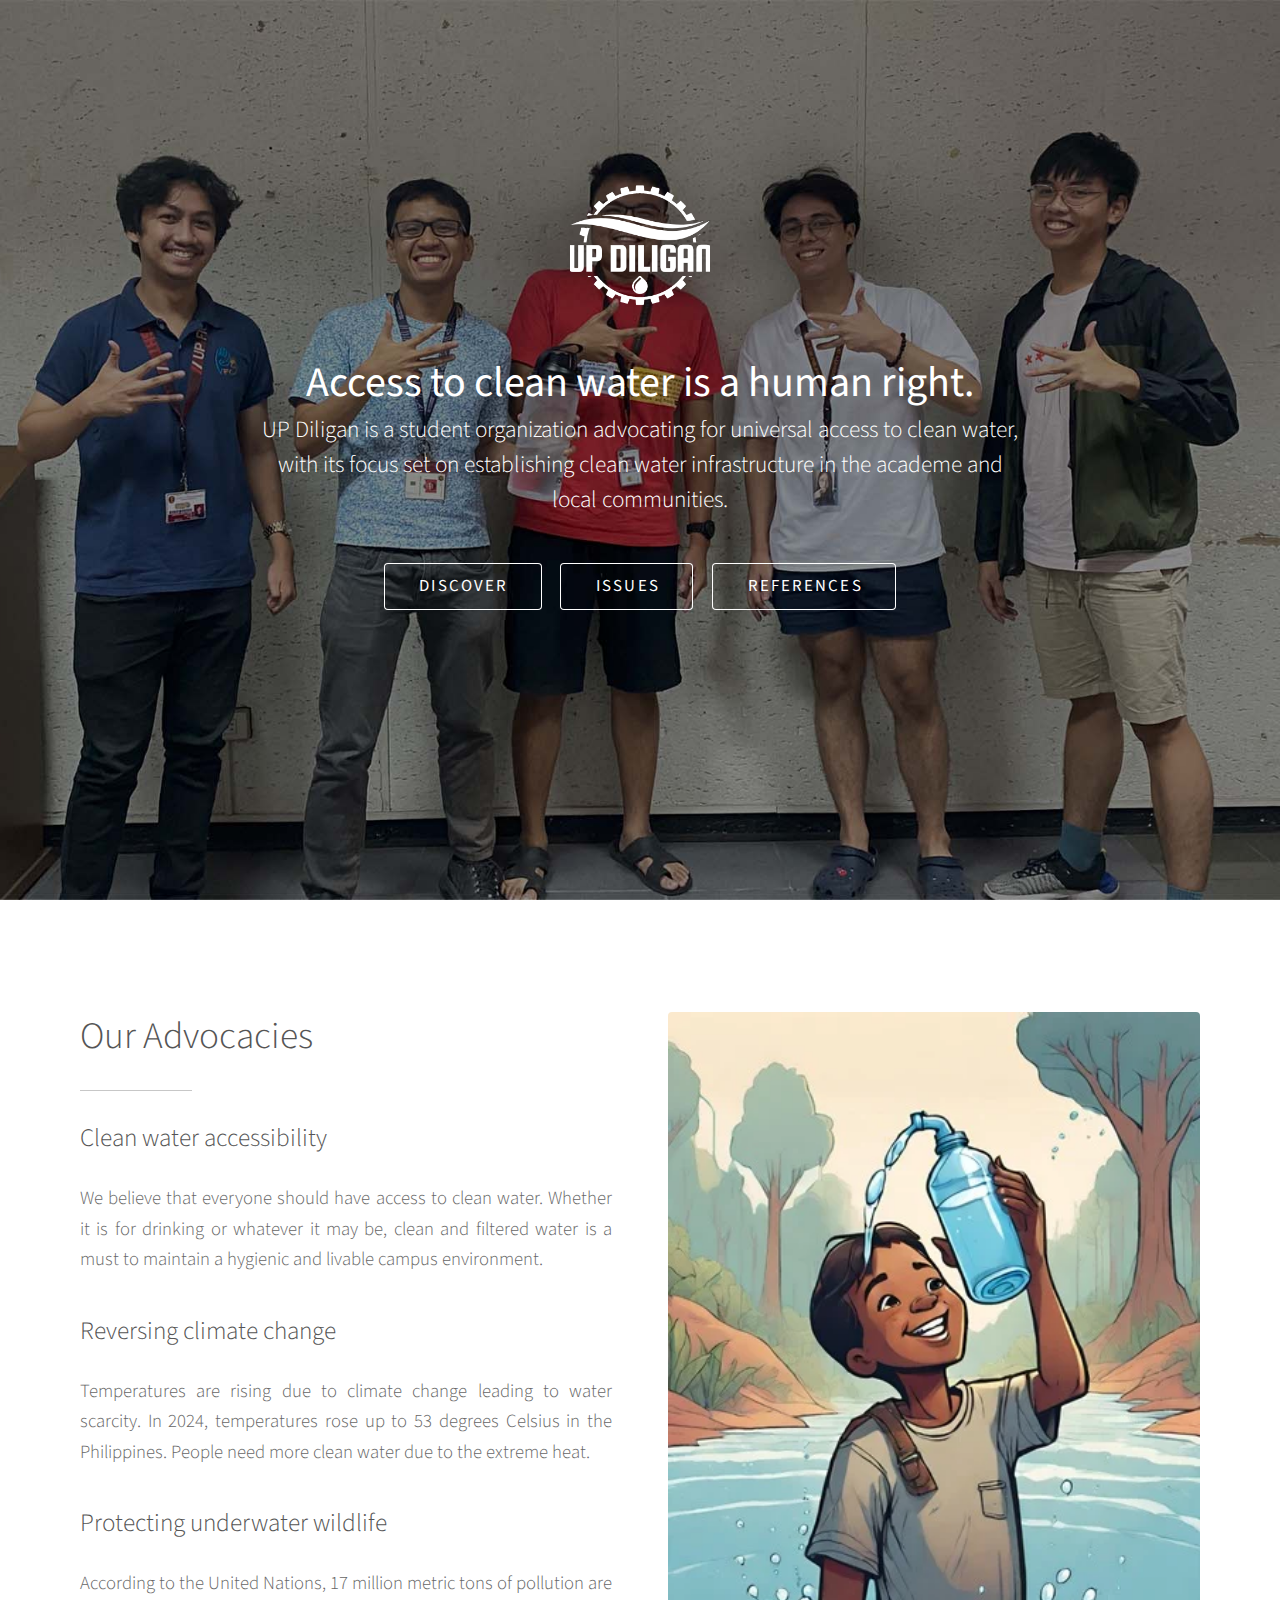
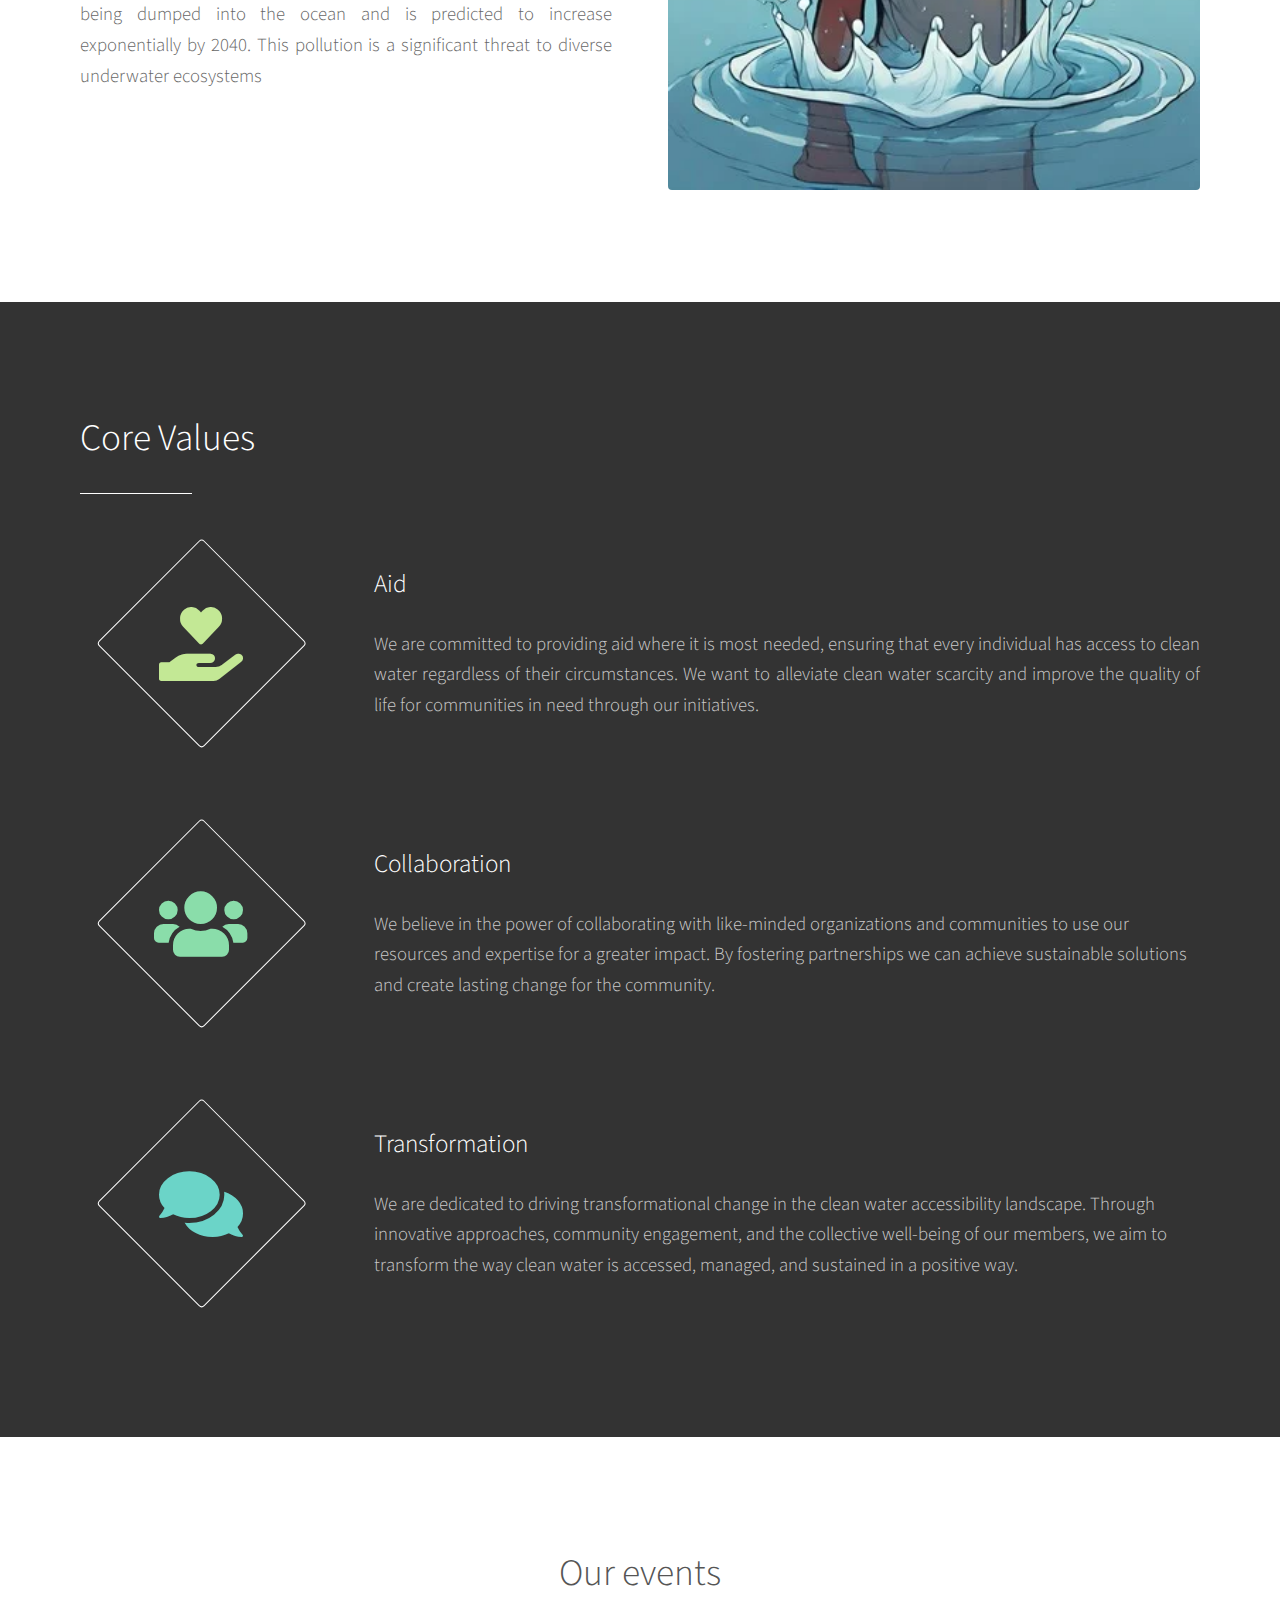
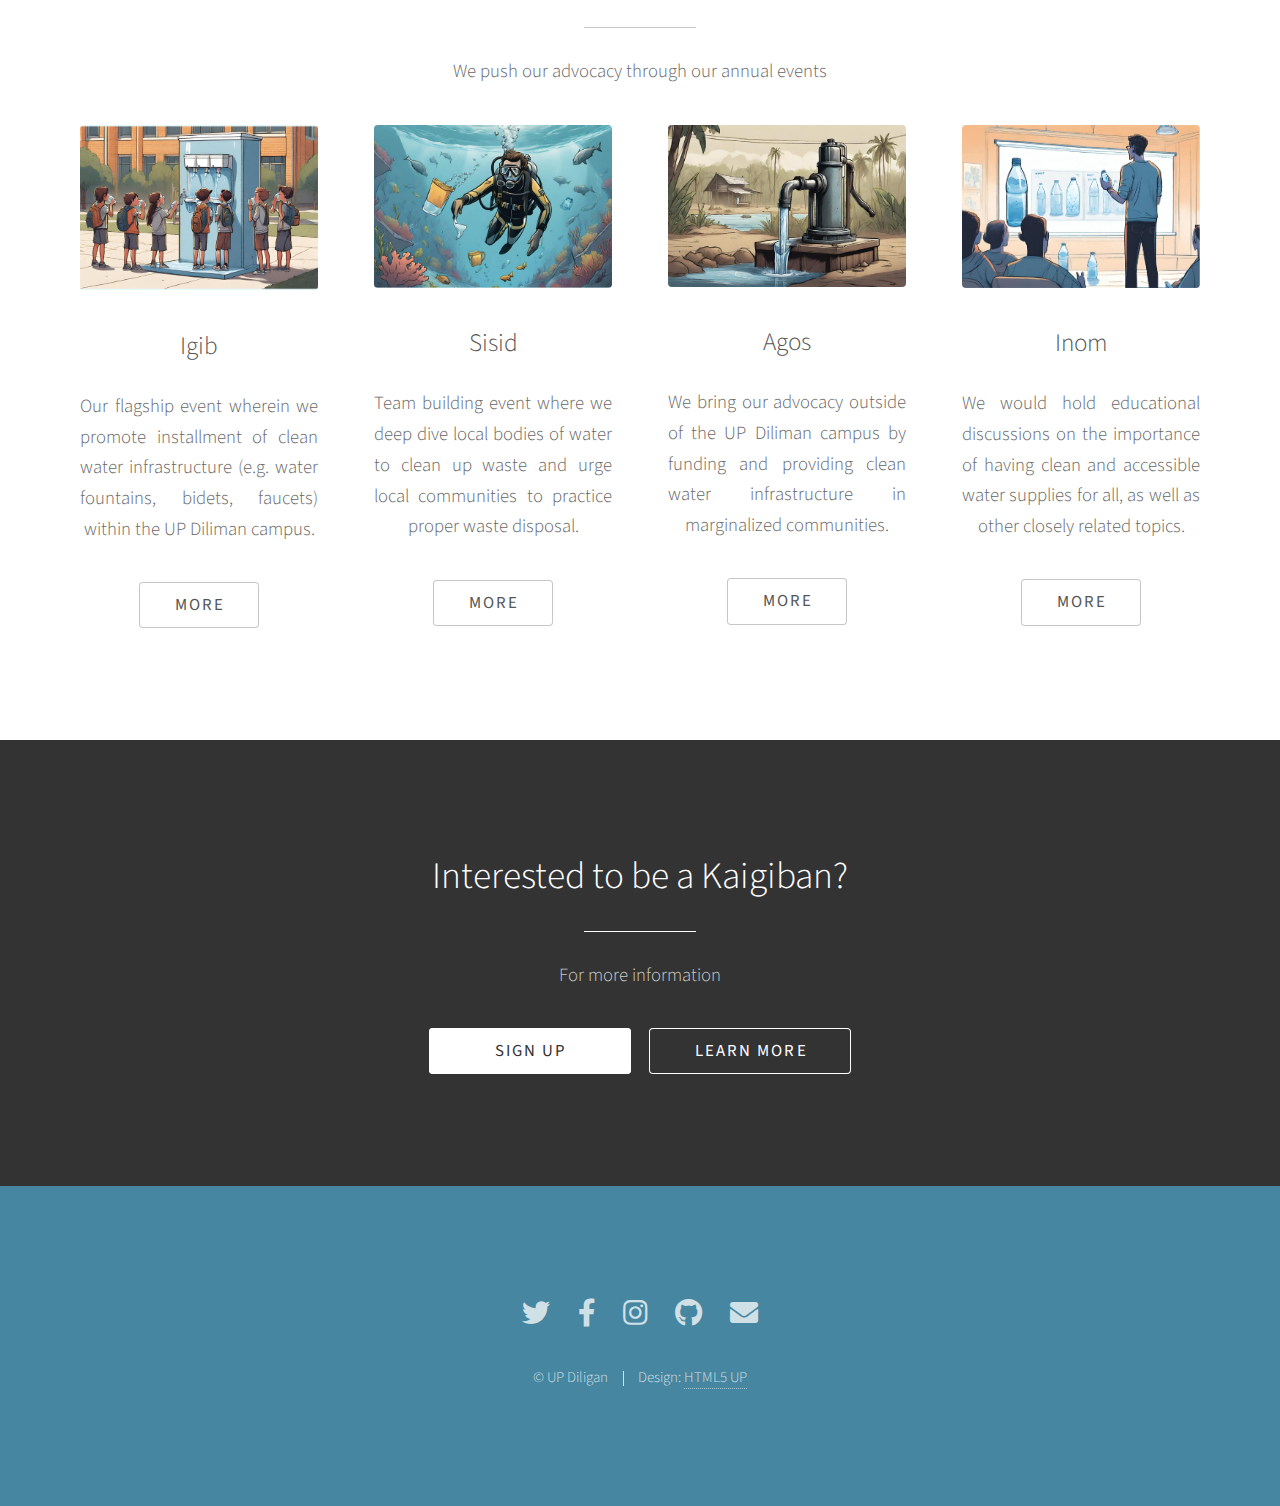
<file: index.html>
<!DOCTYPE HTML>
<!--
	Photon by HTML5 UP
	html5up.net | @ajlkn
	Free for personal and commercial use under the CCA 3.0 license (html5up.net/license)
-->
<html>
	<head>
		<title>UP Diligan</title>
		<meta charset="utf-8" />
		<meta name="viewport" content="width=device-width, initial-scale=1, user-scalable=no" />
		<link rel="stylesheet" href="assets/css/main.css" />
		<link rel="icon" type="image/png" href="images/org-logo.png" />
		<noscript><link rel="stylesheet" href="assets/css/noscript.css" /></noscript>
		<style>
			.align-justify {
				text-align: justify;
			}

			@media screen and (max-width: 980px) {
				.align-justify {
					text-align: center;
				}
			}

			.popup {
				display: none;
				position: fixed;
				top: 0;
				left: 0;
				width: 100%;
				height: 100%;
				background-color: rgba(0, 0, 0, 0.5);
				z-index: 999;
				opacity: 0; /* Initially hidden */
				transition: opacity 0.3s ease; /* Fading transition */
			}

			.popup-content {
				background-color: white;
				padding: 1em;
				width: 80%;
				max-width: 80%;
				position: absolute;
				top: 50%;
				left: 50%;
				transform: translate(-50%, -50%);
			}

			.close {
				color: #aaa;
				float: right;
				font-size: 28px;
				font-weight: bold;
			}

			.close:hover, .close:focus {
				color: black;
				text-decoration: none;
				cursor: pointer;
			}
		</style>
	</head>
	<body class="is-preload">

		<!-- Header -->
			<section id="header" style="height: 100vh;">
				<div class="inner" style="top: 0; position: relative;">
					<span class="icon solid major" style="width: 7.5em; height: 7.5em; background-image: url('images/org-logo.png'); background-position: center; background-size: 15em; margin-top: 3.5em;"></span>
					<h1><strong>Access to clean water is a human right.</strong></h1>
					<h4 class="center-justified">UP Diligan is a student organization advocating for universal access to clean water, <br /> with its focus set on establishing clean water infrastructure in the academe and <br /> local communities. </h4>
					<ul class="actions special" style="padding-bottom: 2em;">
						<li><a href="#one" class="button scrolly">Discover</a></li>
						<li><a href="issues.html" class="button scrolly">Issues</a></li>
						<li><a href="references.html" class="button scrolly">References</a></li>
					</ul>
				</div>
			</section>

		<!-- One -->
			<section id="one" class="main style1">
				<div class="container">
					<div class="row gtr-150">
						<div class="col-6 col-12-medium" style="text-align: justify;">
							<header class="major">
								<h2>Our Advocacies</h2>
							</header>
							<h3>Clean water accessibility</h3>
							<p>We believe that everyone should have access to clean water. Whether it is for drinking or whatever it may be, clean and filtered water is a must to maintain a hygienic and livable campus environment.</p>

							<h3>Reversing climate change</h3>
							<p>Temperatures are rising due to climate change leading to water scarcity. In 2024, temperatures rose up to 53 degrees Celsius in the Philippines. People need more clean water due to the extreme heat. </p>

							<h3>Protecting underwater wildlife</h3>
							<p>According to the United Nations, 17 million metric tons of pollution are being dumped into the ocean and is predicted to increase exponentially by 2040. This pollution is a significant threat to diverse underwater ecosystems </p>
						</div>
						<div class="col-6 col-12-medium imp-medium">
							
							<span class="fit"><img src="images/advocacy.webp" class="image fit" alt="" /></span>
						</div>
					</div>
				</div>
			</section>

		<!-- Two -->
			<section id="two" class="main style2">
				<div class="container">
					<header class="major">
					<h2>Core Values</h2>
					</header>
					<div class="row gtr-150 aln-middle">
						<div class="col-3 col-12-medium">
							<ul class="major-icons">
								<li><span class="icon solid style1 major fa-hand-holding-heart"></span></li>
							</ul>
						</div>
						<div class="col-9 align-justify col-12-medium">
							<h3>Aid</h3>
							<p>We are committed to providing aid where it is most needed, ensuring that every individual has access to clean water regardless of their circumstances. We want to alleviate clean water scarcity and improve the quality of life for communities in need through our initiatives.</p>
						</div>
						<div class="col-3 col-12-medium">
							<ul class="major-icons">
								<li><span class="icon solid style2 major fa-users"></span></li>
							</ul>
						</div>
						<div class="col-9 col-12-medium">
							<h3>Collaboration</h3>
							<p>We believe in the power of collaborating with like-minded organizations and communities to use our resources and expertise for a greater impact. By fostering partnerships we can achieve sustainable solutions and create lasting change for the community.</p>
						</div>
						<div class="col-3 col-12-medium">
							<ul class="major-icons">
								<li><span class="icon solid style3 major fa-comments"></span></li>
							</ul>
						</div>
						<div class="col-9 col-12-medium">
							<h3>Transformation</h3>
							<p>We are dedicated to driving transformational change in the clean water accessibility landscape. Through innovative approaches, community engagement, and the collective well-being of our members, we aim to transform the way clean water is accessed, managed, and sustained in a positive way.</p>
						</div>
					</div>
				</div>
			</section>

		<!-- Three -->
			<section id="three" class="main style1 special">
				<div class="container">
					<header class="major">
						<h2>Our events</h2>
					</header>
					<p>We push our advocacy through our annual events</p>
					<div class="row gtr-150">
						<div class="col-3 col-12-medium">
							<span class="image fit"><img src="images/event1.png" alt="" /></span>
							<h3>Igib</h3>
							<p class="center-justified">Our flagship event wherein we promote installment of clean water infrastructure (e.g. water fountains, bidets, faucets) within the UP Diliman campus. </p>
							<ul class="actions special">
								<li><a id="igib" class="button">More</a></li>
							</ul>
							<div id="igib-popup" class="popup">
								<div class="popup-content">
									<span id="igib-close" class="close">&times;</span>
									<div class="row gtr-100">
										<div class="col-7 col-12-medium">
											<span class="image fit"><img src="images/event1.png" alt="" /></span>
										</div>
										<div class="col-5 col-12-medium">
											<h3>Igib</h3>
											<p class="center-justified">Our flagship event wherein we push for clean water infrastructure (e.g. water fountains, bidets, faucets) within the UP Diliman campus. The water fountains are planned to be placed in each building as we aim to have clean and potable water wherever we go. When nature calls you, we want to always see a bidet in a comfort room cell we go to. Access to water when you need to dump your waste is satisfying to have as you can proceed to what you were doing without the subtle thought of being unclean. Faucets are also essential everywhere so whenever we need to wash something, we can easily do it without any hassle.</p>
										</div>
									</div>
								</div>
							</div>
						</div>
						<div class="col-3 col-12-medium">
							<span class="image fit"><img src="images/event2.png" alt="" /></span>
							<h3>Sisid</h3>
							<p class="center-justified">Team building event where we deep dive local bodies of water to clean up waste and urge local communities to practice proper waste disposal. </p>
							<ul class="actions special">
								<li><a id="sisid" class="button">More</a></li>
							</ul>
							<div id="sisid-popup" class="popup">
								<div class="popup-content">
									<span id="sisid-close" class="close">&times;</span>
									<div class="row gtr-100">
										<div class="col-7 col-12-medium">
											<span class="image fit"><img src="images/event2.png" alt="" /></span>
										</div>
										<div class="col-5 col-12-medium">
											<h3>Sisid</h3>
											<p class="center-justified">Team bonding event where we go to nearby bodies of water to clean up waste. We plan to go to nearby lakes from the campus to pick up waste trapped in waterways. With this, we can at least alleviate the flooding issues we face when the rainy season comes. Not only bodies of water, but we also want to clean the covers of manholes that may be a potential source of clogging. With the Sisid drive, we will no longer fear floods in the coming rainy seasons.</p>
										</div>
									</div>
								</div>
							</div>
						</div>
						<div class="col-3 col-12-medium">
							<span class="image fit"><img src="images/event3.png" alt="" /></span>
							<h3>Agos</h3>
							<p class="center-justified">We bring our advocacy outside of the UP Diliman campus by funding and providing clean water infrastructure in marginalized communities.</p>
							<ul class="actions special">
								<li><a id="agos" class="button">More</a></li>
							</ul>
							<div id="agos-popup" class="popup">
								<div class="popup-content">
									<span id="agos-close" class="close">&times;</span>
									<div class="row gtr-100">
										<div class="col-7 col-12-medium">
											<span class="image fit"><img src="images/event3.png" alt="" /></span>
										</div>
										<div class="col-5 col-12-medium">
											<h3>Agos</h3>
											<p class="center-justified">We bring our advocacy outside of the UP Diliman campus by providing clean water infrastructure in marginalized communities. We plan on setting water tanks in strategic places that can be accessible to many people when the hot season comes. These reservoirs will be essential in the absence of limitation of water. This will free us of the hassle of filling tons of buckets to compensate for the water loss, but be more versatile when that moment comes.</p>
										</div>
									</div>
								</div>
							</div>
						</div>
						<div class="col-3 col-12-medium">
							<span class="image fit"><img src="images/event4.png" alt="" /></span>
							<h3>Inom</h3>
							<p class="center-justified">We would hold educational discussions on the importance of having clean and accessible water supplies for all, as well as other closely related topics.</p>
							<ul class="actions special">
								<li><a id="inom" class="button">More</a></li>
							</ul>
							<div id="inom-popup" class="popup">
								<div class="popup-content">
									<span id="inom-close" class="close">&times;</span>
									<div class="row gtr-100">
										<div class="col-7 col-12-medium">
											<span class="image fit"><img src="images/event4.png" alt="" /></span>
										</div>
										<div class="col-5 col-12-medium">
											<h3>Inom</h3>
											<p class="center-justified">We would hold educational discussions on the importance of having clean and accessible water supplies for all, as well as other closely related topics such as the status and preservation of our marine ecosystems. Possible guest speakers for these events include Engineers and other professionals who have lots of experiences working in the water industry, and scientists specializing in aquaculture or marine biodiversity. These events would help in spreading awareness regarding our advocacies and would hopefully encourage other people to join us or help out in their own way.</p>
										</div>
									</div>
								</div>
							</div>
						</div>
					</div>
				</div>
			</section>

		<!-- Four -->
			<section id="four" class="main style2 special">
				<div class="container">
					<header class="major">
						<h2>Interested to be a Kaigiban?</h2>
					</header>
					<p>For more information</p>
					<ul class="actions special">
						<li><a href="#" class="button wide primary">Sign Up</a></li>
						<li><a id="learn-more" class="button wide">Learn More</a></li>
						<div id="learn-more-popup" class="popup">
							<div class="popup-content">
								<span id="learn-more-close" class="close">&times;</span>
								<div style="color: black;">
									<blockquote>The name Ka-igib-an is a word play of the terms “igib” (to fetch water) and “kaibigan” (friend).</blockquote>
									<p>The organization will be <strong style="color: black;">university-wide</strong>. In other words, it is open for all <strong style="color: black;">University of the Philippines</strong> students regardless of what campus they are in.</p>
									<h3 style="color: black;">Our recruitment strategies</h3>
									<ul style="text-align: left;">
										<li style="padding: 0;"><strong style="color: black;">Email UP students</strong> with the help of Office of the Vice Chancellor for Student Affairs and existing student organizations.</li>
										<li style="padding: 0;">The organization will consider having a <strong style="color: black;">physical class-to-class recruitment process</strong> where the members of UP Diligan will entice students of the potential programs they could be a part of.</li>
										<li style="padding: 0;"><strong style="color: black;">Event promotions</strong> by giving out free water (e.g. UP Fair, Maskipaps, UAAP).</li>
										<li style="padding: 0;"><strong style="color: black;">Join university-wide organization events</strong> like org fairs and ACLE in order to further publicize the organization and its advocacies.</li>
									</ul>
								</div>
							</div>
						</div>
					</ul>
				</div>
			</section>

		<!-- Five -->
		<!--
			<section id="five" class="main style1">
				<div class="container">
					<header class="major special">
						<h2>Elements</h2>
					</header>

					<section>
						<h4>Text</h4>
						<p>This is <b>bold</b> and this is <strong>strong</strong>. This is <i>italic</i> and this is <em>emphasized</em>.
						This is <sup>superscript</sup> text and this is <sub>subscript</sub> text.
						This is <u>underlined</u> and this is code: <code>for (;;) { ... }</code>. Finally, <a href="#">this is a link</a>.</p>
						<hr />
						<header>
							<h4>Heading with a Subtitle</h4>
							<p>Lorem ipsum dolor sit amet nullam id egestas urna aliquam</p>
						</header>
						<p>Nunc lacinia ante nunc ac lobortis. Interdum adipiscing gravida odio porttitor sem non mi integer non faucibus ornare mi ut ante amet placerat aliquet. Volutpat eu sed ante lacinia sapien lorem accumsan varius montes viverra nibh in adipiscing blandit tempus accumsan.</p>
						<header>
							<h5>Heading with a Subtitle</h5>
							<p>Lorem ipsum dolor sit amet nullam id egestas urna aliquam</p>
						</header>
						<p>Nunc lacinia ante nunc ac lobortis. Interdum adipiscing gravida odio porttitor sem non mi integer non faucibus ornare mi ut ante amet placerat aliquet. Volutpat eu sed ante lacinia sapien lorem accumsan varius montes viverra nibh in adipiscing blandit tempus accumsan.</p>
						<hr />
						<h2>Heading Level 2</h2>
						<h3>Heading Level 3</h3>
						<h4>Heading Level 4</h4>
						<h5>Heading Level 5</h5>
						<h6>Heading Level 6</h6>
						<hr />
						<h5>Blockquote</h5>
						<blockquote>Fringilla nisl. Donec accumsan interdum nisi, quis tincidunt felis sagittis eget tempus euismod. Vestibulum ante ipsum primis in faucibus vestibulum. Blandit adipiscing eu felis iaculis volutpat ac adipiscing accumsan faucibus. Vestibulum ante ipsum primis in faucibus lorem ipsum dolor sit amet nullam adipiscing eu felis.</blockquote>
						<h5>Preformatted</h5>
						<pre><code>i = 0;

while (!deck.isInOrder()) {
print 'Iteration ' + i;
deck.shuffle();
i++;
}

print 'It took ' + i + ' iterations to sort the deck.';</code></pre>
					</section>

					<section>
						<h4>Lists</h4>
						<div class="row">
							<div class="col-6 col-12-medium">
								<h5>Unordered</h5>
								<ul>
									<li>Dolor pulvinar etiam.</li>
									<li>Sagittis adipiscing.</li>
									<li>Felis enim feugiat.</li>
								</ul>
								<h5>Alternate</h5>
								<ul class="alt">
									<li>Dolor pulvinar etiam.</li>
									<li>Sagittis adipiscing.</li>
									<li>Felis enim feugiat.</li>
								</ul>
							</div>
							<div class="col-6 col-12-medium">
								<h5>Ordered</h5>
								<ol>
									<li>Dolor pulvinar etiam.</li>
									<li>Etiam vel felis viverra.</li>
									<li>Felis enim feugiat.</li>
									<li>Dolor pulvinar etiam.</li>
									<li>Etiam vel felis lorem.</li>
									<li>Felis enim et feugiat.</li>
								</ol>
								<h5>Icons</h5>
								<ul class="icons">
									<li><a href="#" class="icon brands fa-twitter"><span class="label">Twitter</span></a></li>
									<li><a href="#" class="icon brands fa-facebook-f"><span class="label">Facebook</span></a></li>
									<li><a href="#" class="icon brands fa-instagram"><span class="label">Instagram</span></a></li>
									<li><a href="#" class="icon brands fa-github"><span class="label">Github</span></a></li>
								</ul>
							</div>
						</div>
						<h5>Actions</h5>
						<div class="row">
							<div class="col-6 col-12-medium">
								<ul class="actions">
									<li><a href="#" class="button primary">Default</a></li>
									<li><a href="#" class="button">Default</a></li>
								</ul>
								<ul class="actions small">
									<li><a href="#" class="button primary small">Small</a></li>
									<li><a href="#" class="button small">Small</a></li>
								</ul>
								<ul class="actions stacked">
									<li><a href="#" class="button primary">Default</a></li>
									<li><a href="#" class="button">Default</a></li>
								</ul>
								<ul class="actions stacked">
									<li><a href="#" class="button primary small">Small</a></li>
									<li><a href="#" class="button small">Small</a></li>
								</ul>
							</div>
							<div class="col-6 col-12-medium">
								<ul class="actions stacked">
									<li><a href="#" class="button primary fit">Default</a></li>
									<li><a href="#" class="button fit">Default</a></li>
								</ul>
								<ul class="actions stacked">
									<li><a href="#" class="button primary small fit">Small</a></li>
									<li><a href="#" class="button small fit">Small</a></li>
								</ul>
							</div>
						</div>
					</section>

					<section>
						<h4>Table</h4>
						<h5>Default</h5>
						<div class="table-wrapper">
							<table>
								<thead>
									<tr>
										<th>Name</th>
										<th>Description</th>
										<th>Price</th>
									</tr>
								</thead>
								<tbody>
									<tr>
										<td>Item One</td>
										<td>Ante turpis integer aliquet porttitor.</td>
										<td>29.99</td>
									</tr>
									<tr>
										<td>Item Two</td>
										<td>Vis ac commodo adipiscing arcu aliquet.</td>
										<td>19.99</td>
									</tr>
									<tr>
										<td>Item Three</td>
										<td> Morbi faucibus arcu accumsan lorem.</td>
										<td>29.99</td>
									</tr>
									<tr>
										<td>Item Four</td>
										<td>Vitae integer tempus condimentum.</td>
										<td>19.99</td>
									</tr>
									<tr>
										<td>Item Five</td>
										<td>Ante turpis integer aliquet porttitor.</td>
										<td>29.99</td>
									</tr>
								</tbody>
								<tfoot>
									<tr>
										<td colspan="2"></td>
										<td>100.00</td>
									</tr>
								</tfoot>
							</table>
						</div>

						<h5>Alternate</h5>
						<div class="table-wrapper">
							<table class="alt">
								<thead>
									<tr>
										<th>Name</th>
										<th>Description</th>
										<th>Price</th>
									</tr>
								</thead>
								<tbody>
									<tr>
										<td>Item One</td>
										<td>Ante turpis integer aliquet porttitor.</td>
										<td>29.99</td>
									</tr>
									<tr>
										<td>Item Two</td>
										<td>Vis ac commodo adipiscing arcu aliquet.</td>
										<td>19.99</td>
									</tr>
									<tr>
										<td>Item Three</td>
										<td> Morbi faucibus arcu accumsan lorem.</td>
										<td>29.99</td>
									</tr>
									<tr>
										<td>Item Four</td>
										<td>Vitae integer tempus condimentum.</td>
										<td>19.99</td>
									</tr>
									<tr>
										<td>Item Five</td>
										<td>Ante turpis integer aliquet porttitor.</td>
										<td>29.99</td>
									</tr>
								</tbody>
								<tfoot>
									<tr>
										<td colspan="2"></td>
										<td>100.00</td>
									</tr>
								</tfoot>
							</table>
						</div>
					</section>

					<section>
						<h4>Buttons</h4>
						<ul class="actions">
							<li><a href="#" class="button primary">Primary</a></li>
							<li><a href="#" class="button">Default</a></li>
						</ul>
						<ul class="actions">
							<li><a href="#" class="button large">Large</a></li>
							<li><a href="#" class="button">Default</a></li>
							<li><a href="#" class="button small">Small</a></li>
						</ul>
						<ul class="actions fit">
							<li><a href="#" class="button fit">Fit</a></li>
							<li><a href="#" class="button primary fit">Fit</a></li>
							<li><a href="#" class="button fit">Fit</a></li>
						</ul>
						<ul class="actions fit small">
							<li><a href="#" class="button primary fit small">Fit + Small</a></li>
							<li><a href="#" class="button fit small">Fit + Small</a></li>
							<li><a href="#" class="button primary fit small">Fit + Small</a></li>
						</ul>
						<ul class="actions">
							<li><a href="#" class="button primary icon solid fa-download">Icon</a></li>
							<li><a href="#" class="button icon solid fa-download">Icon</a></li>
						</ul>
						<ul class="actions">
							<li><span class="button primary disabled">Disabled</span></li>
							<li><span class="button disabled">Disabled</span></li>
						</ul>
					</section>

					<section>
						<h4>Form</h4>
						<form method="post" action="#">
							<div class="row gtr-uniform gtr-50">
								<div class="col-6 col-12-xsmall">
									<input type="text" name="demo-name" id="demo-name" value="" placeholder="Name" />
								</div>
								<div class="col-6 col-12-xsmall">
									<input type="email" name="demo-email" id="demo-email" value="" placeholder="Email" />
								</div>
								<div class="col-12">
									<select name="demo-category" id="demo-category">
										<option value="">- Category -</option>
										<option value="1">Manufacturing</option>
										<option value="1">Shipping</option>
										<option value="1">Administration</option>
										<option value="1">Human Resources</option>
									</select>
								</div>
								<div class="col-4 col-12-small">
									<input type="radio" id="demo-priority-low" name="demo-priority" checked>
									<label for="demo-priority-low">Low</label>
								</div>
								<div class="col-4 col-12-small">
									<input type="radio" id="demo-priority-normal" name="demo-priority">
									<label for="demo-priority-normal">Normal</label>
								</div>
								<div class="col-4 col-12-small">
									<input type="radio" id="demo-priority-high" name="demo-priority">
									<label for="demo-priority-high">High</label>
								</div>
								<div class="col-6 col-12-small">
									<input type="checkbox" id="demo-copy" name="demo-copy">
									<label for="demo-copy">Email me a copy</label>
								</div>
								<div class="col-6 col-12-small">
									<input type="checkbox" id="demo-human" name="demo-human" checked>
									<label for="demo-human">Not a robot</label>
								</div>
								<div class="col-12">
									<textarea name="demo-message" id="demo-message" placeholder="Enter your message" rows="6"></textarea>
								</div>
								<div class="col-12">
									<ul class="actions">
										<li><input type="submit" value="Send Message" class="primary" /></li>
										<li><input type="reset" value="Reset" /></li>
									</ul>
								</div>
							</div>
						</form>
					</section>

					<section>
						<h4>Image</h4>
						<h5>Fit</h5>
						<div class="box alt">
							<div class="row gtr-uniform gtr-50">
								<div class="col-12"><span class="image fit"><img src="images/pic06.jpg" alt="" /></span></div>
								<div class="col-4"><span class="image fit"><img src="images/pic02.jpg" alt="" /></span></div>
								<div class="col-4"><span class="image fit"><img src="images/pic03.jpg" alt="" /></span></div>
								<div class="col-4"><span class="image fit"><img src="images/pic04.jpg" alt="" /></span></div>
								<div class="col-4"><span class="image fit"><img src="images/pic03.jpg" alt="" /></span></div>
								<div class="col-4"><span class="image fit"><img src="images/pic04.jpg" alt="" /></span></div>
								<div class="col-4"><span class="image fit"><img src="images/pic02.jpg" alt="" /></span></div>
								<div class="col-4"><span class="image fit"><img src="images/pic04.jpg" alt="" /></span></div>
								<div class="col-4"><span class="image fit"><img src="images/pic02.jpg" alt="" /></span></div>
								<div class="col-4"><span class="image fit"><img src="images/pic03.jpg" alt="" /></span></div>
							</div>
						</div>
						<h5>Left &amp; Right</h5>
						<p><span class="image left"><img src="images/pic05.jpg" alt="" /></span>Fringilla nisl. Donec accumsan interdum nisi, quis tincidunt felis sagittis eget. tempus euismod. Vestibulum ante ipsum primis in faucibus vestibulum. Blandit adipiscing eu felis iaculis volutpat ac adipiscing accumsan eu faucibus. Integer ac pellentesque praesent tincidunt felis sagittis eget. tempus euismod. Vestibulum ante ipsum primis in faucibus vestibulum. Blandit adipiscing eu felis iaculis volutpat ac adipiscing accumsan eu faucibus. Integer ac pellentesque praesent. Donec accumsan interdum nisi, quis tincidunt felis sagittis eget. tempus euismod. Vestibulum ante ipsum primis in faucibus vestibulum. Blandit adipiscing eu felis iaculis volutpat ac adipiscing accumsan eu faucibus. Integer ac pellentesque praesent tincidunt felis sagittis eget. tempus euismod. Vestibulum ante ipsum primis in faucibus vestibulum. Blandit adipiscing eu felis iaculis volutpat ac adipiscing accumsan eu faucibus. Integer ac pellentesque praesent. Blandit adipiscing eu felis iaculis volutpat ac adipiscing accumsan eu faucibus. Integer ac pellentesque praesent tincidunt felis sagittis eget. tempus euismod. Vestibulum ante ipsum primis in faucibus vestibulum. Blandit adipiscing eu felis iaculis volutpat ac adipiscing accumsan eu faucibus. Integer ac pellentesque praesent.</p>
						<p><span class="image right"><img src="images/pic05.jpg" alt="" /></span>Fringilla nisl. Donec accumsan interdum nisi, quis tincidunt felis sagittis eget. tempus euismod. Vestibulum ante ipsum primis in faucibus vestibulum. Blandit adipiscing eu felis iaculis volutpat ac adipiscing accumsan eu faucibus. Integer ac pellentesque praesent tincidunt felis sagittis eget. tempus euismod. Vestibulum ante ipsum primis in faucibus vestibulum. Blandit adipiscing eu felis iaculis volutpat ac adipiscing accumsan eu faucibus. Integer ac pellentesque praesent. Donec accumsan interdum nisi, quis tincidunt felis sagittis eget. tempus euismod. Vestibulum ante ipsum primis in faucibus vestibulum. Blandit adipiscing eu felis iaculis volutpat ac adipiscing accumsan eu faucibus. Integer ac pellentesque praesent tincidunt felis sagittis eget. tempus euismod. Vestibulum ante ipsum primis in faucibus vestibulum. Blandit adipiscing eu felis iaculis volutpat ac adipiscing accumsan eu faucibus. Integer ac pellentesque praesent. Blandit adipiscing eu felis iaculis volutpat ac adipiscing accumsan eu faucibus. Integer ac pellentesque praesent tincidunt felis sagittis eget. tempus euismod. Vestibulum ante ipsum primis in faucibus vestibulum. Blandit adipiscing eu felis iaculis volutpat ac adipiscing accumsan eu faucibus. Integer ac pellentesque praesent.</p>
					</section>

				</div>
			</section>
		-->

		<!-- Footer -->
			<section id="footer">
				<ul class="icons">
					<li><a href="#" class="icon brands alt fa-twitter"><span class="label">Twitter</span></a></li>
					<li><a href="#" class="icon brands alt fa-facebook-f"><span class="label">Facebook</span></a></li>
					<li><a href="#" class="icon brands alt fa-instagram"><span class="label">Instagram</span></a></li>
					<li><a href="#" class="icon brands alt fa-github"><span class="label">GitHub</span></a></li>
					<li><a href="#" class="icon solid alt fa-envelope"><span class="label">Email</span></a></li>
				</ul>
				<ul class="copyright">
					<li>&copy; UP Diligan</li><li>Design: <a href="http://html5up.net">HTML5 UP</a></li>
				</ul>
			</section>

		<!-- Scripts -->
			<script src="assets/js/jquery.min.js"></script>
			<script src="assets/js/jquery.scrolly.min.js"></script>
			<script src="assets/js/browser.min.js"></script>
			<script src="assets/js/breakpoints.min.js"></script>
			<script src="assets/js/util.js"></script>
			<script src="assets/js/main.js"></script>
			<script>
				var popups = ['igib', 'sisid', 'agos', 'inom', 'learn-more']
				popups.map(item => {
					var popup = document.getElementById(`${item}-popup`)
					document.getElementById(item).addEventListener('click', function() {
						popup.style.display = 'block'; // Make the popup visible
						setTimeout(function() {
							popup.style.opacity = '1'; // Fade in the popup
						}, 10);
					})
					document.getElementById(`${item}-close`).addEventListener('click', function() {
						popup.style.opacity = '0'; // Fade out the popup
						setTimeout(function() {
							popup.style.display = 'none'; // Hide the popup
						}, 300); // Wait for the transition to complete (300ms)
					})
					popup.addEventListener('click', function(event) {
						if (event.target === this) {
							popup.style.opacity = '0'; // Fade out the popup
							setTimeout(function() {
								popup.style.display = 'none'; // Hide the popup
							}, 300); // Wait for the transition to complete (300ms)
						}
					})
				});
				
				var counter = 1;
				const interval = setInterval(function() {
					const header = document.getElementById('header');
					header.style.backgroundImage = `url('assets/css/images/org-pic${counter + 1}.jpg')`;
					header.style.transition = "3s";

					counter = ((counter + 1) % 5)
				}, 5000);
			</script>
	</body>
</html>
</file>
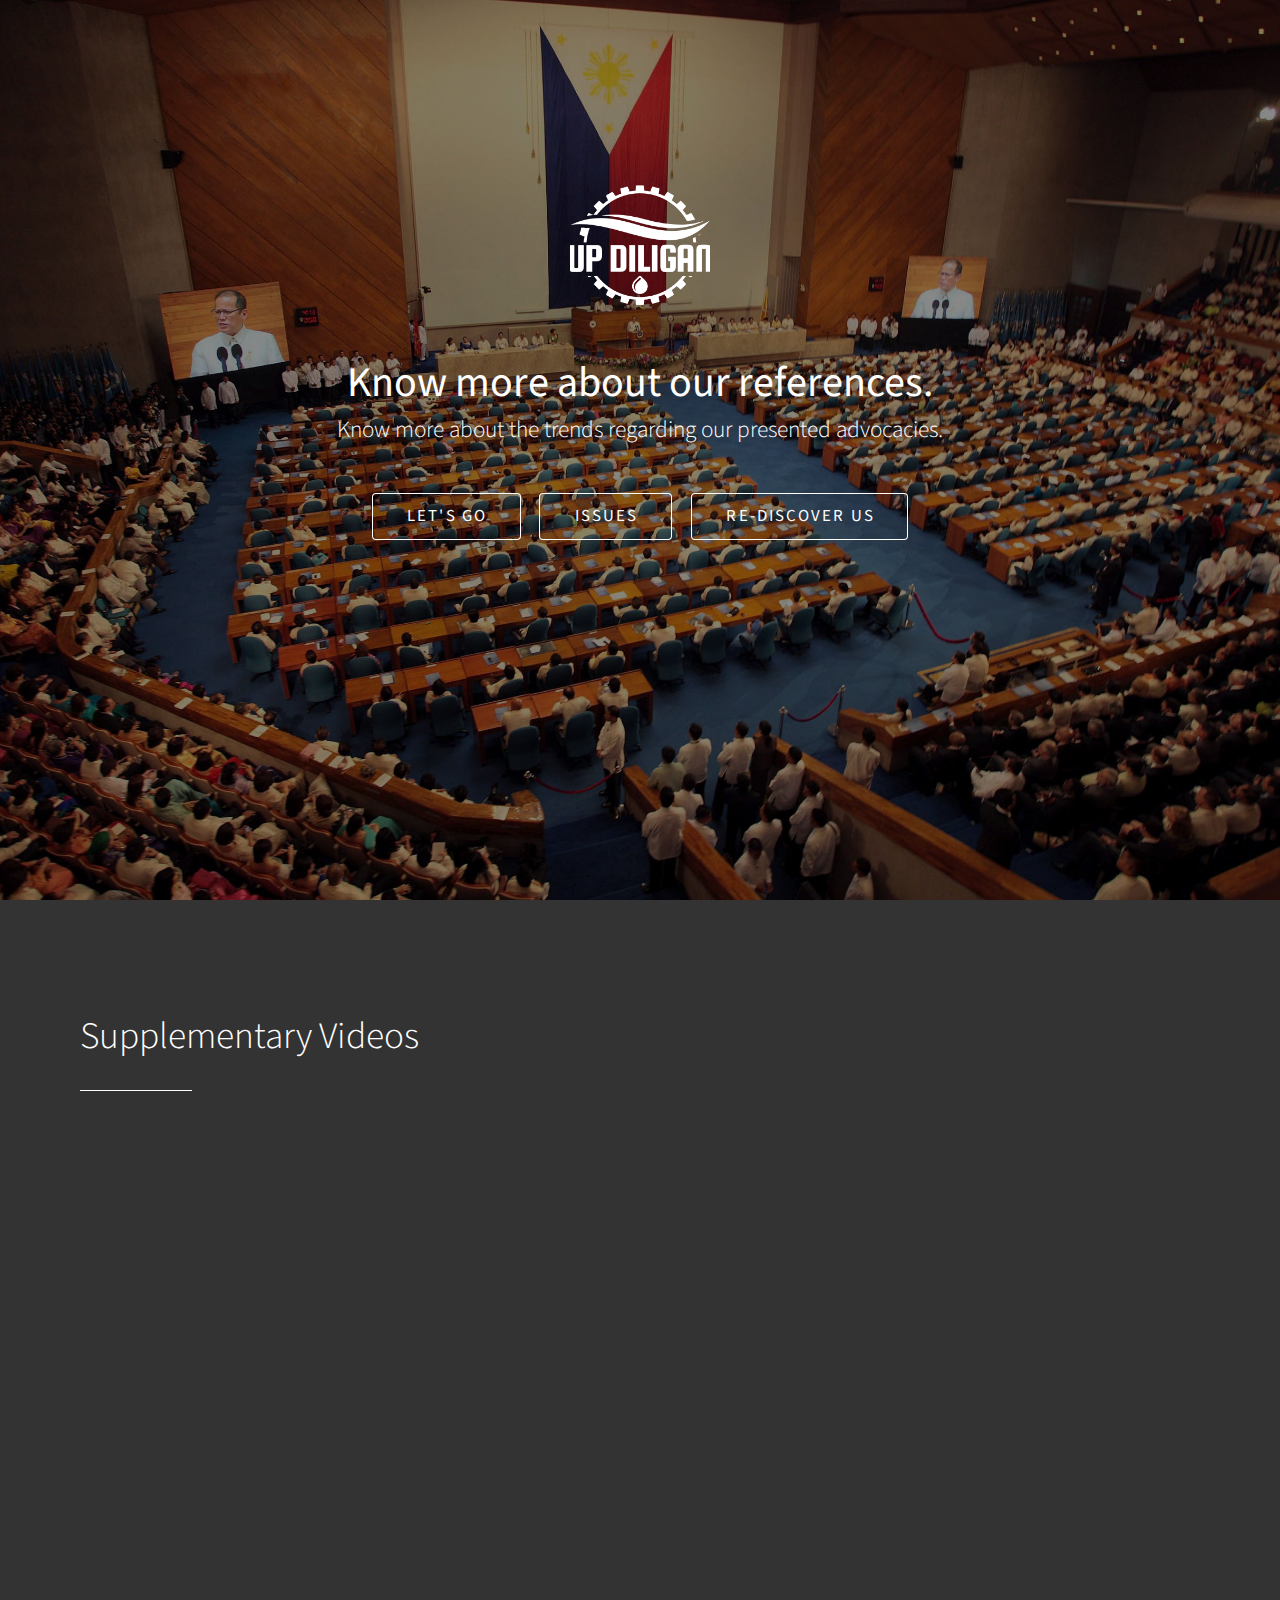
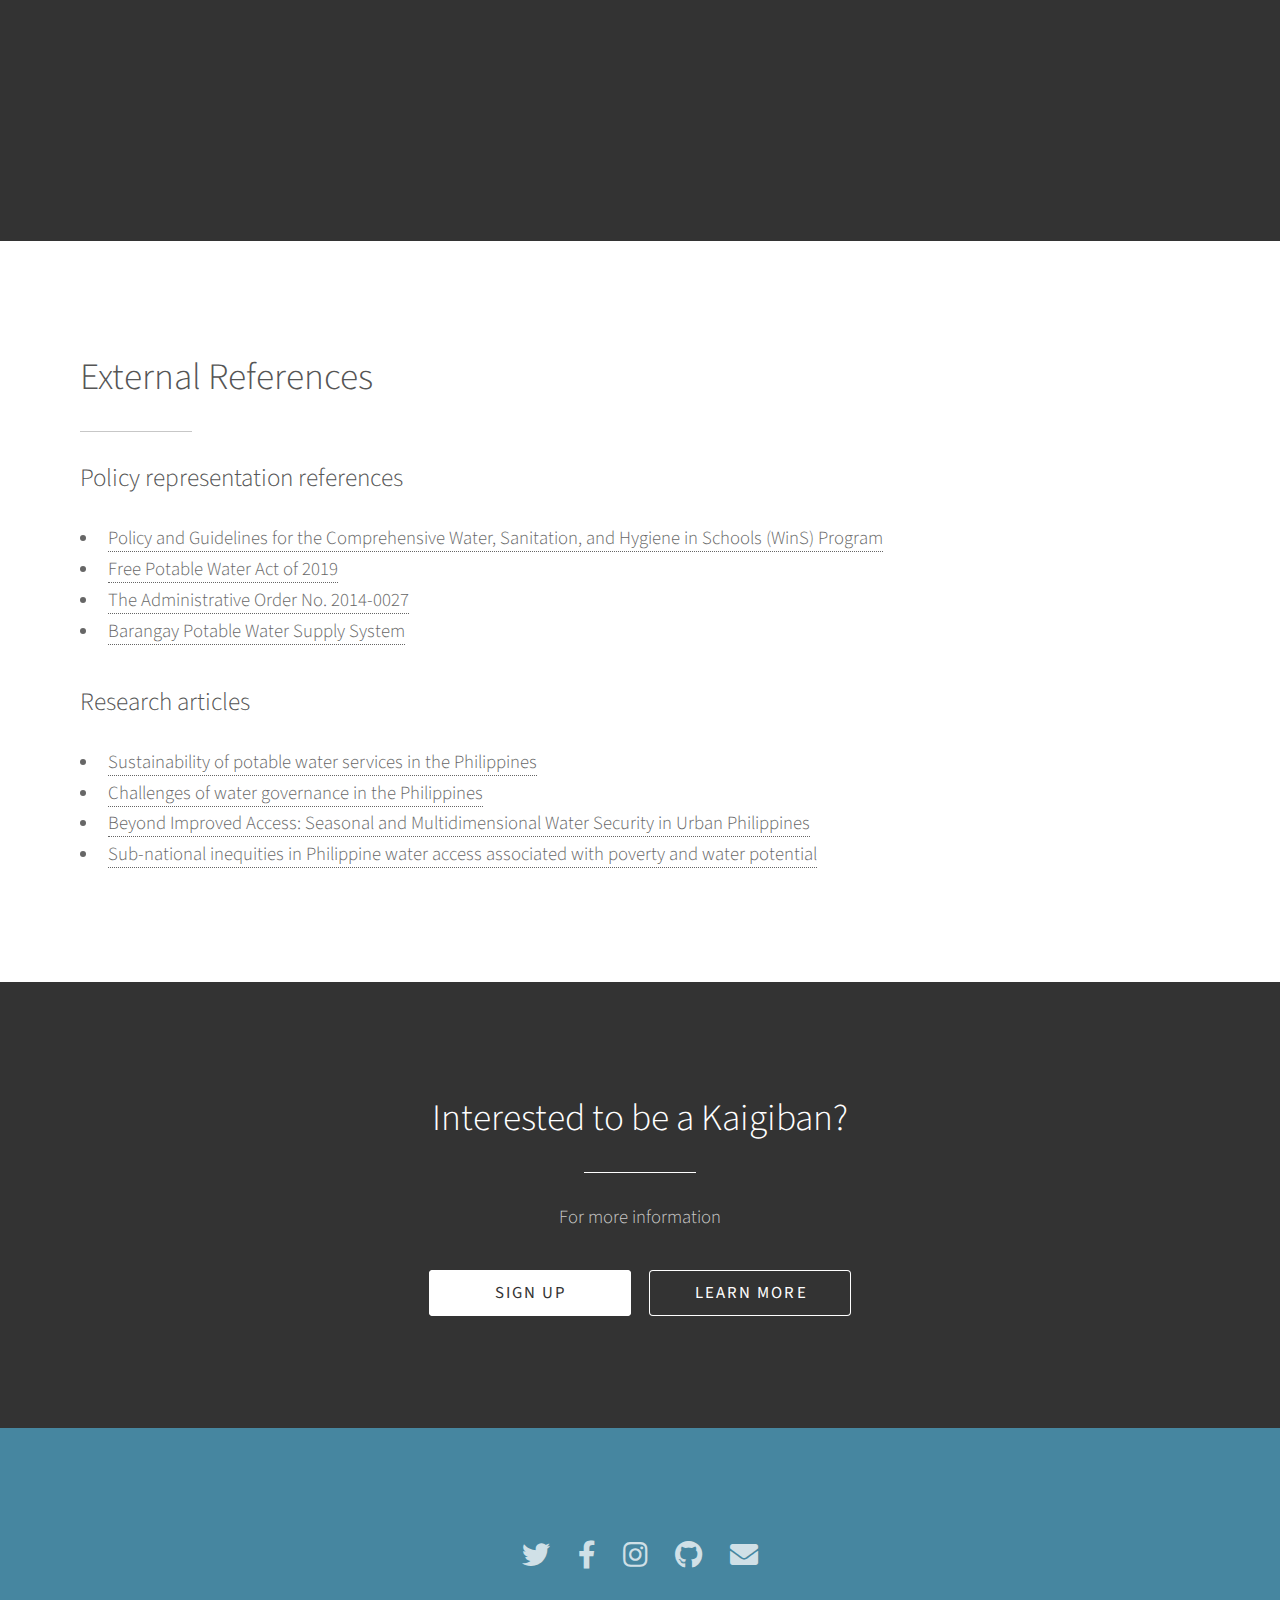
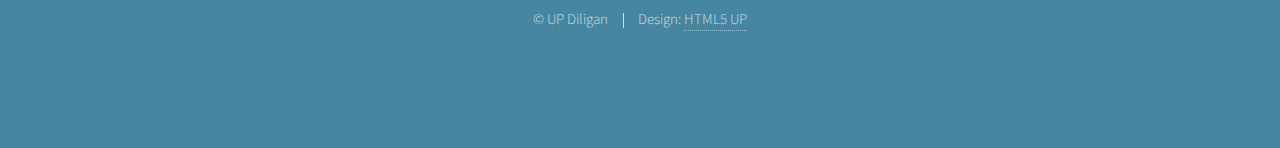
<file: more.html>
<!DOCTYPE HTML>
<!--
	Photon by HTML5 UP
	html5up.net | @ajlkn
	Free for personal and commercial use under the CCA 3.0 license (html5up.net/license)
-->
<html>
	<head>
		<title>UP Diligan</title>
		<meta charset="utf-8" />
		<meta name="viewport" content="width=device-width, initial-scale=1, user-scalable=no" />
		<link rel="stylesheet" href="assets/css/more.css" />
		<link rel="icon" type="image/png" href="images/org-logo.png" />
		<noscript><link rel="stylesheet" href="assets/css/noscript.css" /></noscript>
		<style>
			.align-justify {
				text-align: justify;
			}

			@media screen and (max-width: 980px) {
				.align-justify {
					text-align: center;
				}
			}

			.popup {
				display: none;
				position: fixed;
				top: 0;
				left: 0;
				width: 100%;
				height: 100%;
				background-color: rgba(0, 0, 0, 0.5);
				z-index: 999;
				opacity: 0; /* Initially hidden */
				transition: opacity 0.3s ease; /* Fading transition */
			}

			.popup-content {
				background-color: white;
				padding: 1em;
				width: 80%;
				max-width: 80%;
				position: absolute;
				top: 50%;
				left: 50%;
				transform: translate(-50%, -50%);
			}

			.close {
				color: #aaa;
				float: right;
				font-size: 28px;
				font-weight: bold;
			}

			.close:hover, .close:focus {
				color: black;
				text-decoration: none;
				cursor: pointer;
			}

			.grid-container {
				display: grid;
				grid-template-columns: 1fr 1fr 1fr;
				gap: 1rem;
			}

			@media screen and (max-width: 980px) {
				.grid-container {
					display: grid;
					grid-template-columns: 1fr;
					gap: 1rem;
				}
			}
		</style>
	</head>
	<body class="is-preload">

		<!-- Header -->
			<section id="header" style="height: 100vh;">
				<div class="inner" style="top: 0; position: relative;">
					<span class="icon solid major" style="width: 7.5em; height: 7.5em; background-image: url('images/org-logo.png'); background-position: center; background-size: 15em; margin-top: 3.5em;"></span>
					<h1><strong>Know more about our references.</strong></h1>
					<h4 class="center-justified">Know more about the trends regarding our presented advocacies.</h4>
					<ul class="actions special" style="padding-bottom: 2em;">
						<li><a href="#one" class="button scrolly">Let's go</a></li>
						<li><a href="issues.html" class="button scrolly">Issues</a></li>
						<li><a href="index.html" class="button scrolly">Re-discover us</a></li>
					</ul>
				</div>
			</section>

		<!-- One -->
			<section id="one" class="main style2">
				<div class="container">
					<div class="row gtr-150">
						<div class="col-12" style="text-align: justify;">
							<header class="major">
								<h2>Supplementary Videos</h2>
							</header>
							<div class="grid-container">
								<iframe width="100%" height="315" src="https://www.youtube-nocookie.com/embed/JyzvcrZIuf0?si=mWMeHw9npcQqAQZ-" title="YouTube video player" frameborder="0" allow="accelerometer; autoplay; clipboard-write; encrypted-media; gyroscope; picture-in-picture; web-share" referrerpolicy="strict-origin-when-cross-origin" allowfullscreen></iframe>
								<iframe width="100%" height="315" src="https://www.youtube-nocookie.com/embed/OCzYdNSJF-k?si=hyzhw5Bxh67O6j7M" title="YouTube video player" frameborder="0" allow="accelerometer; autoplay; clipboard-write; encrypted-media; gyroscope; picture-in-picture; web-share" referrerpolicy="strict-origin-when-cross-origin" allowfullscreen></iframe>
								<iframe width="100%" height="315" src="https://www.youtube-nocookie.com/embed/C65iqOSCZOY?si=XUkgOL3Eu4qAVRh3" title="YouTube video player" frameborder="0" allow="accelerometer; autoplay; clipboard-write; encrypted-media; gyroscope; picture-in-picture; web-share" referrerpolicy="strict-origin-when-cross-origin" allowfullscreen></iframe>
								<iframe width="100%" height="315" src="https://www.youtube-nocookie.com/embed/1MZFrJPPIQ8?si=4VB_r687dfr6X-lf" title="YouTube video player" frameborder="0" allow="accelerometer; autoplay; clipboard-write; encrypted-media; gyroscope; picture-in-picture; web-share" referrerpolicy="strict-origin-when-cross-origin" allowfullscreen></iframe>
								<iframe width="100%" height="315" src="https://www.youtube-nocookie.com/embed/HW0MWfK4M7o?si=Ta6UyQh8Ti7LhIlV" title="YouTube video player" frameborder="0" allow="accelerometer; autoplay; clipboard-write; encrypted-media; gyroscope; picture-in-picture; web-share" referrerpolicy="strict-origin-when-cross-origin" allowfullscreen></iframe>	
								<iframe width="100%" height="315" src="https://www.youtube-nocookie.com/embed/PZf_xfAH-5A?si=_k6HnyhibUWPCZ4V" title="YouTube video player" frameborder="0" allow="accelerometer; autoplay; clipboard-write; encrypted-media; gyroscope; picture-in-picture; web-share" referrerpolicy="strict-origin-when-cross-origin" allowfullscreen></iframe>
							</div>
						</div>
					</div>
				</div>
			</section>

			<section id="two" class="main style1">
				<div class="container">
					<div class="row gtr-150">
						<div class="col-12" style="text-align: justify;">
							<header class="major">
								<h2>External References</h2>
							</header>
							<h3>Policy representation references</h3>
							<ul>
								<li><a href="https://www.deped.gov.ph/wp-content/uploads/2016/02/DO_s2016_10-1.pdf" target="_blank">Policy and Guidelines for the Comprehensive Water, Sanitation, and Hygiene in Schools (WinS) Program</a></li>
								<li><a href="https://legacy.senate.gov.ph/lisdata/3037027173!.pdf" target="_blank">Free Potable Water Act of 2019</a></li>
								<li><a href="https://external-doh.com/wp-content/uploads/2023/08/Administrative-Order-No.-2014-0027-National-Policy-on-Water-Safety-Plan-for-All-Drinking-Water-Service-Providers.pdf" target="_blank">The Administrative Order No. 2014-0027</a></li>
								<li><a href="https://legacy.senate.gov.ph/lisdata/17511150!.pdf" target="_blank">Barangay Potable Water Supply System</a></li>
							</ul>
							<h3>Research articles</h3>
							<ul>
								<li><a href="https://agupubs.onlinelibrary.wiley.com/doi/abs/10.1029/92WR02997" target="_blank">Sustainability of potable water services in the Philippines</a></li>
								<li><a href="https://philjournalsci.dost.gov.ph/images/pdf/pjs_pdf/vol144no2/pdf/challenges_of_water_governance_in_the_Phils_FinalCopy_05_April_2016.pdf" target="_blank">Challenges of water governance in the Philippines</a></li>
								<li><a href="https://link.springer.com/article/10.1007/s40609-014-0024-7" target="_blank">Beyond Improved Access: Seasonal and Multidimensional Water Security in Urban Philippines</a></li>
								<li><a href="https://d1wqtxts1xzle7.cloudfront.net/99420835/washdev.2013.11520230304-1-3gqhk1-libre.pdf?1677971318=&response-content-disposition=inline%3B+filename%3DSub_national_inequities_in_Philippine_wa.pdf&Expires=1716959796&Signature=RUFTuT2uAeY3xfk98IobhNgyVwxdyOnEeqFpJga9aYvEIpxXj5~R6egps5Rwdib~1iFVDocG8fg1jPbrrkHpWacfHpZpGv0FGNGCCZwkf3mESfr4D3zA-JWHwJPeJLVDSdGndcKL6pyiDYifj7kUrGFjK~ryl9jEkNKMEmXDyF85rzJy27sB0t5g5Xh6AD~PuJpPPOn3IkXCSc6uuj31rrFwvxVICIuxby3oLVZa1CaDrFq2rUaNj9IobpibfTYM6JmrIbZeHnXrFPpsXUq3vuqI6UI3bU~HJzb0c7oPdIhDb583idSv2Tg3FWxsW7RLx8bZuao1WpWIoRbEV3VKiQ__&Key-Pair-Id=APKAJLOHF5GGSLRBV4ZA" target="_blank">Sub-national inequities in Philippine water access associated with poverty and water potential</a></li>
							</ul>
						</div>
					</div>
				</div>
			</section>

		<!-- Four -->
			<section id="four" class="main style2 special">
				<div class="container">
					<header class="major">
						<h2>Interested to be a Kaigiban?</h2>
					</header>
					<p>For more information</p>
					<ul class="actions special">
						<li><a href="#" class="button wide primary">Sign Up</a></li>
						<li><a id="learn-more" class="button wide">Learn More</a></li>
						<div id="learn-more-popup" class="popup">
							<div class="popup-content">
								<span id="learn-more-close" class="close">&times;</span>
								<div style="color: black;">
									<blockquote>The name Ka-igib-an is a word play of the terms “igib” (to fetch water) and “kaibigan” (friend).</blockquote>
									<p>The organization will be <strong style="color: black;">university-wide</strong>. In other words, it is open for all <strong style="color: black;">University of the Philippines</strong> students regardless of what campus they are in.</p>
									<h3 style="color: black;">Our recruitment strategies</h3>
									<ul style="text-align: left;">
										<li style="padding: 0;"><strong style="color: black;">Email UP students</strong> with the help of Office of the Vice Chancellor for Student Affairs and existing student organizations.</li>
										<li style="padding: 0;">The organization will consider having a <strong style="color: black;">physical class-to-class recruitment process</strong> where the members of UP Diligan will entice students of the potential programs they could be a part of.</li>
										<li style="padding: 0;"><strong style="color: black;">Event promotions</strong> by giving out free water (e.g. UP Fair, Maskipaps, UAAP).</li>
										<li style="padding: 0;"><strong style="color: black;">Join university-wide organization events</strong> like org fairs and ACLE in order to further publicize the organization and its advocacies.</li>
									</ul>
								</div>
							</div>
						</div>
					</ul>
				</div>
			</section>

		<!-- Five -->
		<!--
			<section id="five" class="main style1">
				<div class="container">
					<header class="major special">
						<h2>Elements</h2>
					</header>

					<section>
						<h4>Text</h4>
						<p>This is <b>bold</b> and this is <strong>strong</strong>. This is <i>italic</i> and this is <em>emphasized</em>.
						This is <sup>superscript</sup> text and this is <sub>subscript</sub> text.
						This is <u>underlined</u> and this is code: <code>for (;;) { ... }</code>. Finally, <a href="#">this is a link</a>.</p>
						<hr />
						<header>
							<h4>Heading with a Subtitle</h4>
							<p>Lorem ipsum dolor sit amet nullam id egestas urna aliquam</p>
						</header>
						<p>Nunc lacinia ante nunc ac lobortis. Interdum adipiscing gravida odio porttitor sem non mi integer non faucibus ornare mi ut ante amet placerat aliquet. Volutpat eu sed ante lacinia sapien lorem accumsan varius montes viverra nibh in adipiscing blandit tempus accumsan.</p>
						<header>
							<h5>Heading with a Subtitle</h5>
							<p>Lorem ipsum dolor sit amet nullam id egestas urna aliquam</p>
						</header>
						<p>Nunc lacinia ante nunc ac lobortis. Interdum adipiscing gravida odio porttitor sem non mi integer non faucibus ornare mi ut ante amet placerat aliquet. Volutpat eu sed ante lacinia sapien lorem accumsan varius montes viverra nibh in adipiscing blandit tempus accumsan.</p>
						<hr />
						<h2>Heading Level 2</h2>
						<h3>Heading Level 3</h3>
						<h4>Heading Level 4</h4>
						<h5>Heading Level 5</h5>
						<h6>Heading Level 6</h6>
						<hr />
						<h5>Blockquote</h5>
						<blockquote>Fringilla nisl. Donec accumsan interdum nisi, quis tincidunt felis sagittis eget tempus euismod. Vestibulum ante ipsum primis in faucibus vestibulum. Blandit adipiscing eu felis iaculis volutpat ac adipiscing accumsan faucibus. Vestibulum ante ipsum primis in faucibus lorem ipsum dolor sit amet nullam adipiscing eu felis.</blockquote>
						<h5>Preformatted</h5>
						<pre><code>i = 0;

while (!deck.isInOrder()) {
print 'Iteration ' + i;
deck.shuffle();
i++;
}

print 'It took ' + i + ' iterations to sort the deck.';</code></pre>
					</section>

					<section>
						<h4>Lists</h4>
						<div class="row">
							<div class="col-6 col-12-medium">
								<h5>Unordered</h5>
								<ul>
									<li>Dolor pulvinar etiam.</li>
									<li>Sagittis adipiscing.</li>
									<li>Felis enim feugiat.</li>
								</ul>
								<h5>Alternate</h5>
								<ul class="alt">
									<li>Dolor pulvinar etiam.</li>
									<li>Sagittis adipiscing.</li>
									<li>Felis enim feugiat.</li>
								</ul>
							</div>
							<div class="col-6 col-12-medium">
								<h5>Ordered</h5>
								<ol>
									<li>Dolor pulvinar etiam.</li>
									<li>Etiam vel felis viverra.</li>
									<li>Felis enim feugiat.</li>
									<li>Dolor pulvinar etiam.</li>
									<li>Etiam vel felis lorem.</li>
									<li>Felis enim et feugiat.</li>
								</ol>
								<h5>Icons</h5>
								<ul class="icons">
									<li><a href="#" class="icon brands fa-twitter"><span class="label">Twitter</span></a></li>
									<li><a href="#" class="icon brands fa-facebook-f"><span class="label">Facebook</span></a></li>
									<li><a href="#" class="icon brands fa-instagram"><span class="label">Instagram</span></a></li>
									<li><a href="#" class="icon brands fa-github"><span class="label">Github</span></a></li>
								</ul>
							</div>
						</div>
						<h5>Actions</h5>
						<div class="row">
							<div class="col-6 col-12-medium">
								<ul class="actions">
									<li><a href="#" class="button primary">Default</a></li>
									<li><a href="#" class="button">Default</a></li>
								</ul>
								<ul class="actions small">
									<li><a href="#" class="button primary small">Small</a></li>
									<li><a href="#" class="button small">Small</a></li>
								</ul>
								<ul class="actions stacked">
									<li><a href="#" class="button primary">Default</a></li>
									<li><a href="#" class="button">Default</a></li>
								</ul>
								<ul class="actions stacked">
									<li><a href="#" class="button primary small">Small</a></li>
									<li><a href="#" class="button small">Small</a></li>
								</ul>
							</div>
							<div class="col-6 col-12-medium">
								<ul class="actions stacked">
									<li><a href="#" class="button primary fit">Default</a></li>
									<li><a href="#" class="button fit">Default</a></li>
								</ul>
								<ul class="actions stacked">
									<li><a href="#" class="button primary small fit">Small</a></li>
									<li><a href="#" class="button small fit">Small</a></li>
								</ul>
							</div>
						</div>
					</section>

					<section>
						<h4>Table</h4>
						<h5>Default</h5>
						<div class="table-wrapper">
							<table>
								<thead>
									<tr>
										<th>Name</th>
										<th>Description</th>
										<th>Price</th>
									</tr>
								</thead>
								<tbody>
									<tr>
										<td>Item One</td>
										<td>Ante turpis integer aliquet porttitor.</td>
										<td>29.99</td>
									</tr>
									<tr>
										<td>Item Two</td>
										<td>Vis ac commodo adipiscing arcu aliquet.</td>
										<td>19.99</td>
									</tr>
									<tr>
										<td>Item Three</td>
										<td> Morbi faucibus arcu accumsan lorem.</td>
										<td>29.99</td>
									</tr>
									<tr>
										<td>Item Four</td>
										<td>Vitae integer tempus condimentum.</td>
										<td>19.99</td>
									</tr>
									<tr>
										<td>Item Five</td>
										<td>Ante turpis integer aliquet porttitor.</td>
										<td>29.99</td>
									</tr>
								</tbody>
								<tfoot>
									<tr>
										<td colspan="2"></td>
										<td>100.00</td>
									</tr>
								</tfoot>
							</table>
						</div>

						<h5>Alternate</h5>
						<div class="table-wrapper">
							<table class="alt">
								<thead>
									<tr>
										<th>Name</th>
										<th>Description</th>
										<th>Price</th>
									</tr>
								</thead>
								<tbody>
									<tr>
										<td>Item One</td>
										<td>Ante turpis integer aliquet porttitor.</td>
										<td>29.99</td>
									</tr>
									<tr>
										<td>Item Two</td>
										<td>Vis ac commodo adipiscing arcu aliquet.</td>
										<td>19.99</td>
									</tr>
									<tr>
										<td>Item Three</td>
										<td> Morbi faucibus arcu accumsan lorem.</td>
										<td>29.99</td>
									</tr>
									<tr>
										<td>Item Four</td>
										<td>Vitae integer tempus condimentum.</td>
										<td>19.99</td>
									</tr>
									<tr>
										<td>Item Five</td>
										<td>Ante turpis integer aliquet porttitor.</td>
										<td>29.99</td>
									</tr>
								</tbody>
								<tfoot>
									<tr>
										<td colspan="2"></td>
										<td>100.00</td>
									</tr>
								</tfoot>
							</table>
						</div>
					</section>

					<section>
						<h4>Buttons</h4>
						<ul class="actions">
							<li><a href="#" class="button primary">Primary</a></li>
							<li><a href="#" class="button">Default</a></li>
						</ul>
						<ul class="actions">
							<li><a href="#" class="button large">Large</a></li>
							<li><a href="#" class="button">Default</a></li>
							<li><a href="#" class="button small">Small</a></li>
						</ul>
						<ul class="actions fit">
							<li><a href="#" class="button fit">Fit</a></li>
							<li><a href="#" class="button primary fit">Fit</a></li>
							<li><a href="#" class="button fit">Fit</a></li>
						</ul>
						<ul class="actions fit small">
							<li><a href="#" class="button primary fit small">Fit + Small</a></li>
							<li><a href="#" class="button fit small">Fit + Small</a></li>
							<li><a href="#" class="button primary fit small">Fit + Small</a></li>
						</ul>
						<ul class="actions">
							<li><a href="#" class="button primary icon solid fa-download">Icon</a></li>
							<li><a href="#" class="button icon solid fa-download">Icon</a></li>
						</ul>
						<ul class="actions">
							<li><span class="button primary disabled">Disabled</span></li>
							<li><span class="button disabled">Disabled</span></li>
						</ul>
					</section>

					<section>
						<h4>Form</h4>
						<form method="post" action="#">
							<div class="row gtr-uniform gtr-50">
								<div class="col-6 col-12-xsmall">
									<input type="text" name="demo-name" id="demo-name" value="" placeholder="Name" />
								</div>
								<div class="col-6 col-12-xsmall">
									<input type="email" name="demo-email" id="demo-email" value="" placeholder="Email" />
								</div>
								<div class="col-12">
									<select name="demo-category" id="demo-category">
										<option value="">- Category -</option>
										<option value="1">Manufacturing</option>
										<option value="1">Shipping</option>
										<option value="1">Administration</option>
										<option value="1">Human Resources</option>
									</select>
								</div>
								<div class="col-4 col-12-small">
									<input type="radio" id="demo-priority-low" name="demo-priority" checked>
									<label for="demo-priority-low">Low</label>
								</div>
								<div class="col-4 col-12-small">
									<input type="radio" id="demo-priority-normal" name="demo-priority">
									<label for="demo-priority-normal">Normal</label>
								</div>
								<div class="col-4 col-12-small">
									<input type="radio" id="demo-priority-high" name="demo-priority">
									<label for="demo-priority-high">High</label>
								</div>
								<div class="col-6 col-12-small">
									<input type="checkbox" id="demo-copy" name="demo-copy">
									<label for="demo-copy">Email me a copy</label>
								</div>
								<div class="col-6 col-12-small">
									<input type="checkbox" id="demo-human" name="demo-human" checked>
									<label for="demo-human">Not a robot</label>
								</div>
								<div class="col-12">
									<textarea name="demo-message" id="demo-message" placeholder="Enter your message" rows="6"></textarea>
								</div>
								<div class="col-12">
									<ul class="actions">
										<li><input type="submit" value="Send Message" class="primary" /></li>
										<li><input type="reset" value="Reset" /></li>
									</ul>
								</div>
							</div>
						</form>
					</section>

					<section>
						<h4>Image</h4>
						<h5>Fit</h5>
						<div class="box alt">
							<div class="row gtr-uniform gtr-50">
								<div class="col-12"><span class="image fit"><img src="images/pic06.jpg" alt="" /></span></div>
								<div class="col-4"><span class="image fit"><img src="images/pic02.jpg" alt="" /></span></div>
								<div class="col-4"><span class="image fit"><img src="images/pic03.jpg" alt="" /></span></div>
								<div class="col-4"><span class="image fit"><img src="images/pic04.jpg" alt="" /></span></div>
								<div class="col-4"><span class="image fit"><img src="images/pic03.jpg" alt="" /></span></div>
								<div class="col-4"><span class="image fit"><img src="images/pic04.jpg" alt="" /></span></div>
								<div class="col-4"><span class="image fit"><img src="images/pic02.jpg" alt="" /></span></div>
								<div class="col-4"><span class="image fit"><img src="images/pic04.jpg" alt="" /></span></div>
								<div class="col-4"><span class="image fit"><img src="images/pic02.jpg" alt="" /></span></div>
								<div class="col-4"><span class="image fit"><img src="images/pic03.jpg" alt="" /></span></div>
							</div>
						</div>
						<h5>Left &amp; Right</h5>
						<p><span class="image left"><img src="images/pic05.jpg" alt="" /></span>Fringilla nisl. Donec accumsan interdum nisi, quis tincidunt felis sagittis eget. tempus euismod. Vestibulum ante ipsum primis in faucibus vestibulum. Blandit adipiscing eu felis iaculis volutpat ac adipiscing accumsan eu faucibus. Integer ac pellentesque praesent tincidunt felis sagittis eget. tempus euismod. Vestibulum ante ipsum primis in faucibus vestibulum. Blandit adipiscing eu felis iaculis volutpat ac adipiscing accumsan eu faucibus. Integer ac pellentesque praesent. Donec accumsan interdum nisi, quis tincidunt felis sagittis eget. tempus euismod. Vestibulum ante ipsum primis in faucibus vestibulum. Blandit adipiscing eu felis iaculis volutpat ac adipiscing accumsan eu faucibus. Integer ac pellentesque praesent tincidunt felis sagittis eget. tempus euismod. Vestibulum ante ipsum primis in faucibus vestibulum. Blandit adipiscing eu felis iaculis volutpat ac adipiscing accumsan eu faucibus. Integer ac pellentesque praesent. Blandit adipiscing eu felis iaculis volutpat ac adipiscing accumsan eu faucibus. Integer ac pellentesque praesent tincidunt felis sagittis eget. tempus euismod. Vestibulum ante ipsum primis in faucibus vestibulum. Blandit adipiscing eu felis iaculis volutpat ac adipiscing accumsan eu faucibus. Integer ac pellentesque praesent.</p>
						<p><span class="image right"><img src="images/pic05.jpg" alt="" /></span>Fringilla nisl. Donec accumsan interdum nisi, quis tincidunt felis sagittis eget. tempus euismod. Vestibulum ante ipsum primis in faucibus vestibulum. Blandit adipiscing eu felis iaculis volutpat ac adipiscing accumsan eu faucibus. Integer ac pellentesque praesent tincidunt felis sagittis eget. tempus euismod. Vestibulum ante ipsum primis in faucibus vestibulum. Blandit adipiscing eu felis iaculis volutpat ac adipiscing accumsan eu faucibus. Integer ac pellentesque praesent. Donec accumsan interdum nisi, quis tincidunt felis sagittis eget. tempus euismod. Vestibulum ante ipsum primis in faucibus vestibulum. Blandit adipiscing eu felis iaculis volutpat ac adipiscing accumsan eu faucibus. Integer ac pellentesque praesent tincidunt felis sagittis eget. tempus euismod. Vestibulum ante ipsum primis in faucibus vestibulum. Blandit adipiscing eu felis iaculis volutpat ac adipiscing accumsan eu faucibus. Integer ac pellentesque praesent. Blandit adipiscing eu felis iaculis volutpat ac adipiscing accumsan eu faucibus. Integer ac pellentesque praesent tincidunt felis sagittis eget. tempus euismod. Vestibulum ante ipsum primis in faucibus vestibulum. Blandit adipiscing eu felis iaculis volutpat ac adipiscing accumsan eu faucibus. Integer ac pellentesque praesent.</p>
					</section>

				</div>
			</section>
		-->

		<!-- Footer -->
			<section id="footer">
				<ul class="icons">
					<li><a href="#" class="icon brands alt fa-twitter"><span class="label">Twitter</span></a></li>
					<li><a href="#" class="icon brands alt fa-facebook-f"><span class="label">Facebook</span></a></li>
					<li><a href="#" class="icon brands alt fa-instagram"><span class="label">Instagram</span></a></li>
					<li><a href="#" class="icon brands alt fa-github"><span class="label">GitHub</span></a></li>
					<li><a href="#" class="icon solid alt fa-envelope"><span class="label">Email</span></a></li>
				</ul>
				<ul class="copyright">
					<li>&copy; UP Diligan</li><li>Design: <a href="http://html5up.net">HTML5 UP</a></li>
				</ul>
			</section>

		<!-- Scripts -->
			<script src="assets/js/jquery.min.js"></script>
			<script src="assets/js/jquery.scrolly.min.js"></script>
			<script src="assets/js/browser.min.js"></script>
			<script src="assets/js/breakpoints.min.js"></script>
			<script src="assets/js/util.js"></script>
			<script src="assets/js/main.js"></script>
			<script>
				var counter = 1;
				const interval = setInterval(function() {
					const header = document.getElementById('header');
					header.style.backgroundImage = `url('assets/css/images/issue${counter + 1}.jpg')`;
					header.style.transition = "3s";

					counter = ((counter + 1) % 5)
				}, 5000);
			</script>
	</body>
</html>
</file>
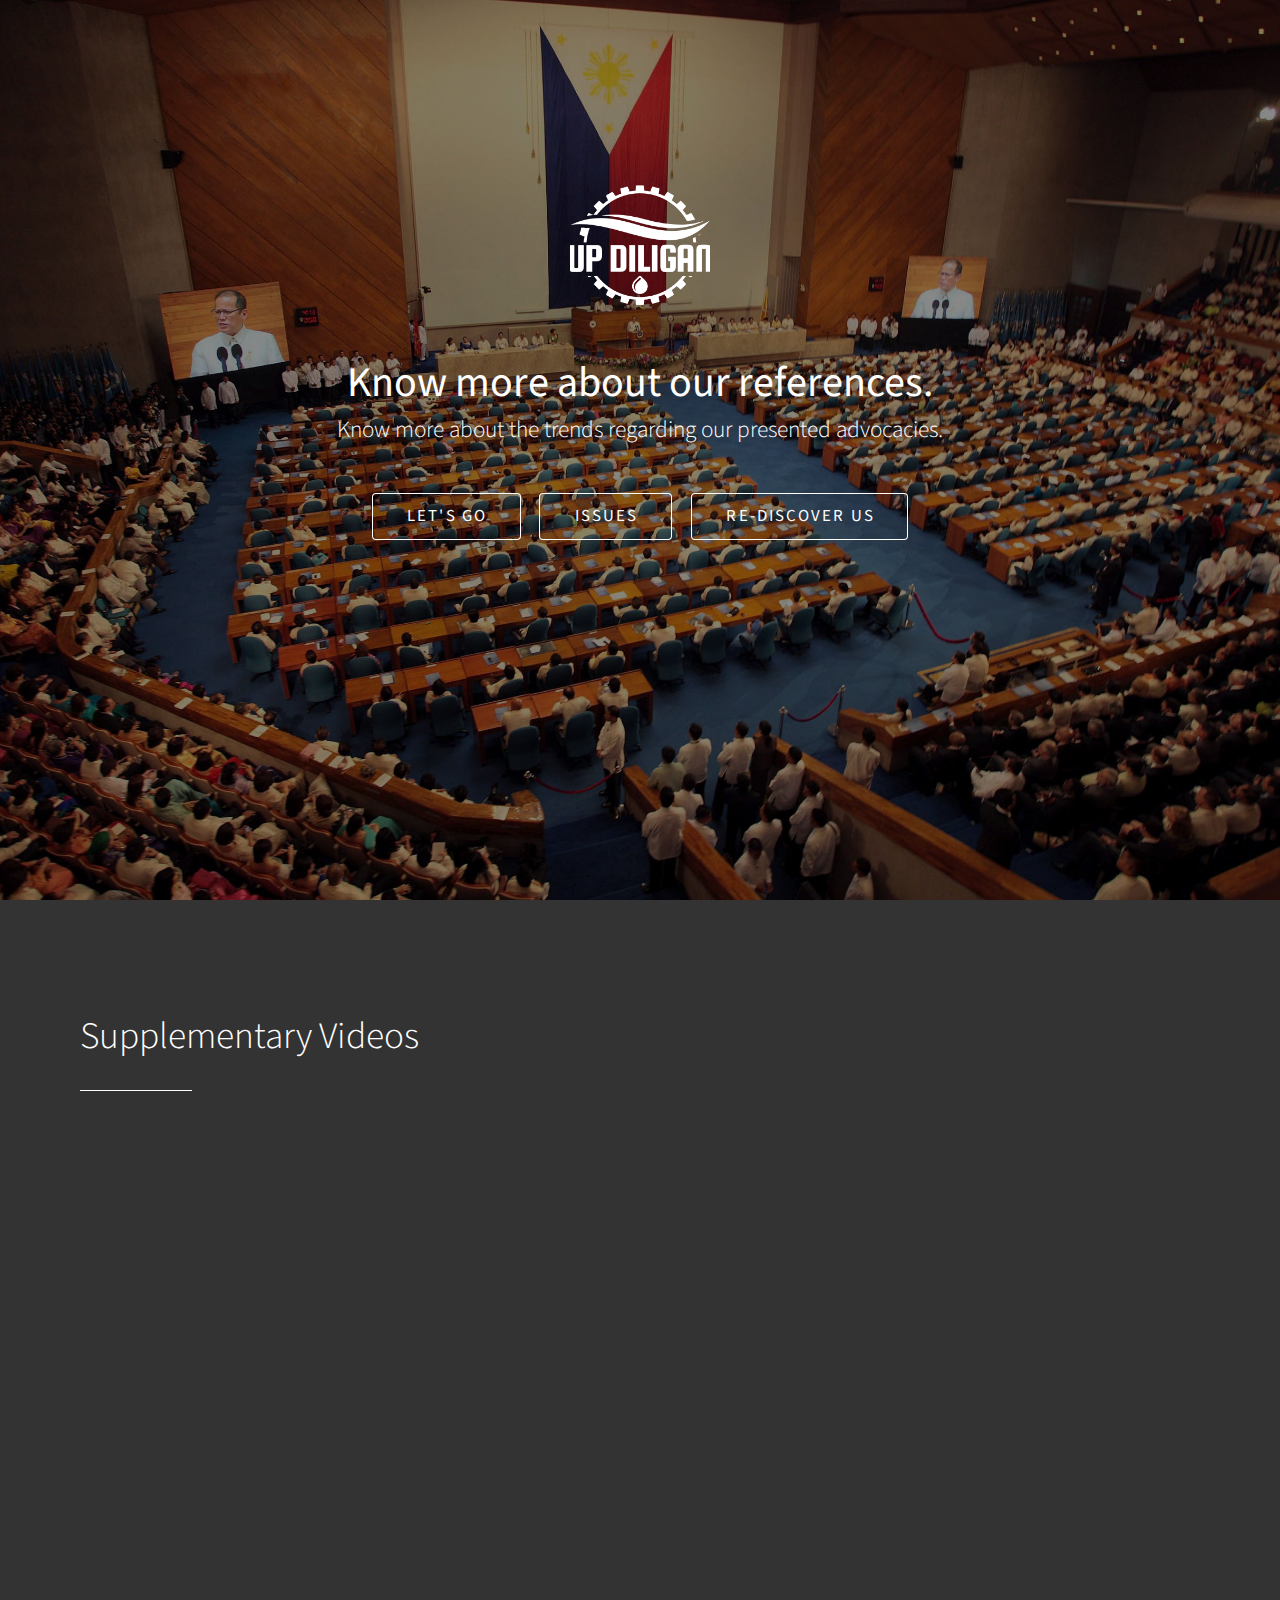
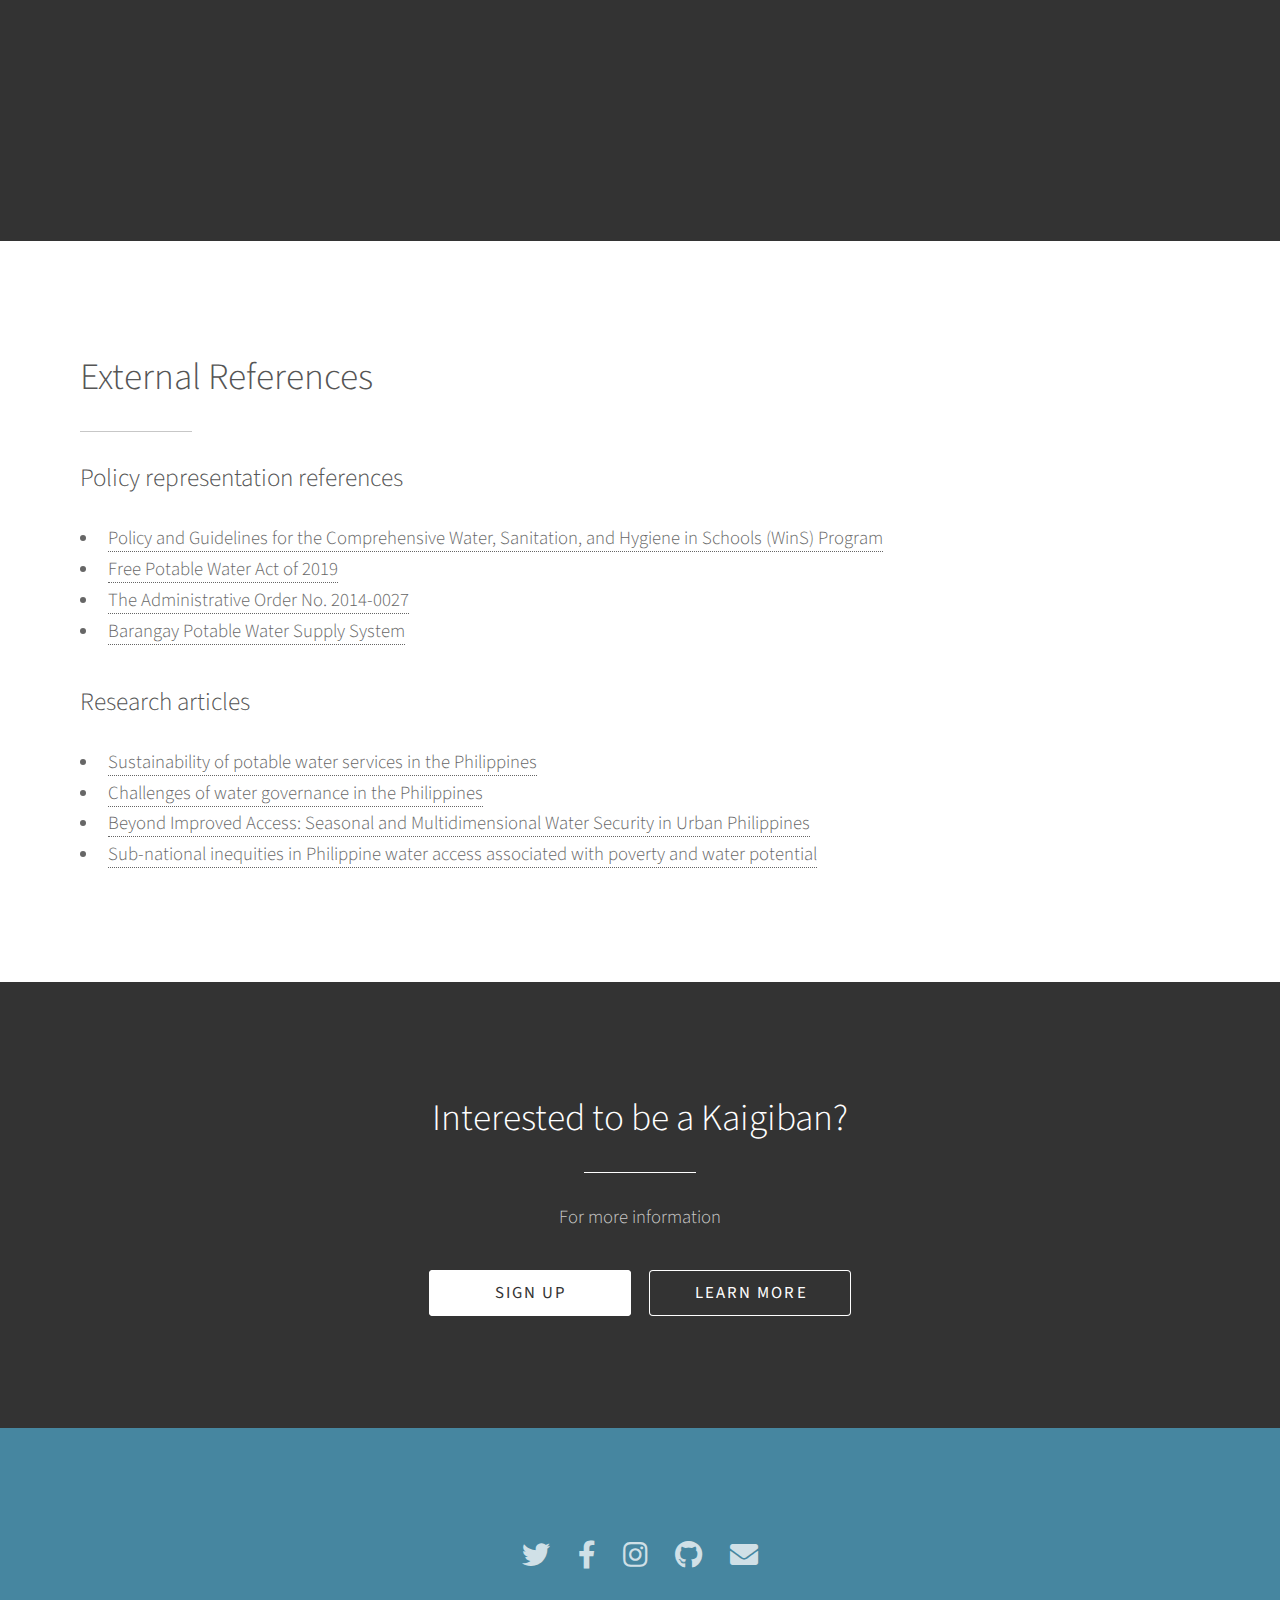
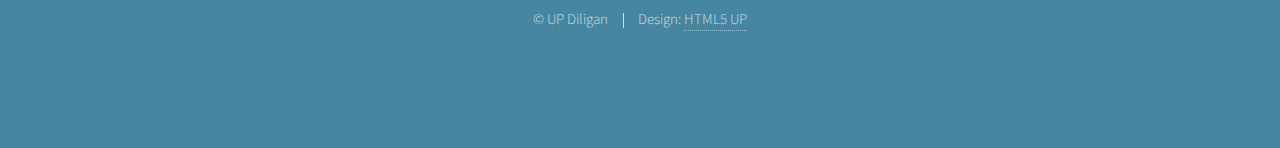
<file: references.html>
<!DOCTYPE HTML>
<!--
	Photon by HTML5 UP
	html5up.net | @ajlkn
	Free for personal and commercial use under the CCA 3.0 license (html5up.net/license)
-->
<html>
	<head>
		<title>UP Diligan</title>
		<meta charset="utf-8" />
		<meta name="viewport" content="width=device-width, initial-scale=1, user-scalable=no" />
		<link rel="stylesheet" href="assets/css/references.css" />
		<link rel="icon" type="image/png" href="images/org-logo.png" />
		<noscript><link rel="stylesheet" href="assets/css/noscript.css" /></noscript>
		<style>
			.align-justify {
				text-align: justify;
			}

			@media screen and (max-width: 980px) {
				.align-justify {
					text-align: center;
				}
			}

			.popup {
				display: none;
				position: fixed;
				top: 0;
				left: 0;
				width: 100%;
				height: 100%;
				background-color: rgba(0, 0, 0, 0.5);
				z-index: 999;
				opacity: 0; /* Initially hidden */
				transition: opacity 0.3s ease; /* Fading transition */
			}

			.popup-content {
				background-color: white;
				padding: 1em;
				width: 80%;
				max-width: 80%;
				position: absolute;
				top: 50%;
				left: 50%;
				transform: translate(-50%, -50%);
			}

			.close {
				color: #aaa;
				float: right;
				font-size: 28px;
				font-weight: bold;
			}

			.close:hover, .close:focus {
				color: black;
				text-decoration: none;
				cursor: pointer;
			}

			.grid-container {
				display: grid;
				grid-template-columns: 1fr 1fr 1fr;
				gap: 1rem;
			}

			@media screen and (max-width: 980px) {
				.grid-container {
					display: grid;
					grid-template-columns: 1fr;
					gap: 1rem;
				}
			}
		</style>
	</head>
	<body class="is-preload">

		<!-- Header -->
			<section id="header" style="height: 100vh;">
				<div class="inner" style="top: 0; position: relative;">
					<span class="icon solid major" style="width: 7.5em; height: 7.5em; background-image: url('images/org-logo.png'); background-position: center; background-size: 15em; margin-top: 3.5em;"></span>
					<h1><strong>Know more about our references.</strong></h1>
					<h4 class="center-justified">Know more about the trends regarding our presented advocacies.</h4>
					<ul class="actions special" style="padding-bottom: 2em;">
						<li><a href="#one" class="button scrolly">Let's go</a></li>
						<li><a href="issues.html" class="button scrolly">Issues</a></li>
						<li><a href="index.html" class="button scrolly">Re-discover us</a></li>
					</ul>
				</div>
			</section>

		<!-- One -->
			<section id="one" class="main style2">
				<div class="container">
					<div class="row gtr-150">
						<div class="col-12" style="text-align: justify;">
							<header class="major">
								<h2>Supplementary Videos</h2>
							</header>
							<div class="grid-container">
								<iframe width="100%" height="315" src="https://www.youtube-nocookie.com/embed/JyzvcrZIuf0?si=mWMeHw9npcQqAQZ-" title="YouTube video player" frameborder="0" allow="accelerometer; autoplay; clipboard-write; encrypted-media; gyroscope; picture-in-picture; web-share" referrerpolicy="strict-origin-when-cross-origin" allowfullscreen></iframe>
								<iframe width="100%" height="315" src="https://www.youtube-nocookie.com/embed/OCzYdNSJF-k?si=hyzhw5Bxh67O6j7M" title="YouTube video player" frameborder="0" allow="accelerometer; autoplay; clipboard-write; encrypted-media; gyroscope; picture-in-picture; web-share" referrerpolicy="strict-origin-when-cross-origin" allowfullscreen></iframe>
								<iframe width="100%" height="315" src="https://www.youtube-nocookie.com/embed/C65iqOSCZOY?si=XUkgOL3Eu4qAVRh3" title="YouTube video player" frameborder="0" allow="accelerometer; autoplay; clipboard-write; encrypted-media; gyroscope; picture-in-picture; web-share" referrerpolicy="strict-origin-when-cross-origin" allowfullscreen></iframe>
								<iframe width="100%" height="315" src="https://www.youtube-nocookie.com/embed/1MZFrJPPIQ8?si=4VB_r687dfr6X-lf" title="YouTube video player" frameborder="0" allow="accelerometer; autoplay; clipboard-write; encrypted-media; gyroscope; picture-in-picture; web-share" referrerpolicy="strict-origin-when-cross-origin" allowfullscreen></iframe>
								<iframe width="100%" height="315" src="https://www.youtube-nocookie.com/embed/HW0MWfK4M7o?si=Ta6UyQh8Ti7LhIlV" title="YouTube video player" frameborder="0" allow="accelerometer; autoplay; clipboard-write; encrypted-media; gyroscope; picture-in-picture; web-share" referrerpolicy="strict-origin-when-cross-origin" allowfullscreen></iframe>	
								<iframe width="100%" height="315" src="https://www.youtube-nocookie.com/embed/PZf_xfAH-5A?si=_k6HnyhibUWPCZ4V" title="YouTube video player" frameborder="0" allow="accelerometer; autoplay; clipboard-write; encrypted-media; gyroscope; picture-in-picture; web-share" referrerpolicy="strict-origin-when-cross-origin" allowfullscreen></iframe>
							</div>
						</div>
					</div>
				</div>
			</section>

			<section id="two" class="main style1">
				<div class="container">
					<div class="row gtr-150">
						<div class="col-12" style="text-align: justify;">
							<header class="major">
								<h2>External References</h2>
							</header>
							<h3>Policy representation references</h3>
							<ul>
								<li><a href="https://www.deped.gov.ph/wp-content/uploads/2016/02/DO_s2016_10-1.pdf" target="_blank">Policy and Guidelines for the Comprehensive Water, Sanitation, and Hygiene in Schools (WinS) Program</a></li>
								<li><a href="https://legacy.senate.gov.ph/lisdata/3037027173!.pdf" target="_blank">Free Potable Water Act of 2019</a></li>
								<li><a href="https://external-doh.com/wp-content/uploads/2023/08/Administrative-Order-No.-2014-0027-National-Policy-on-Water-Safety-Plan-for-All-Drinking-Water-Service-Providers.pdf" target="_blank">The Administrative Order No. 2014-0027</a></li>
								<li><a href="https://legacy.senate.gov.ph/lisdata/17511150!.pdf" target="_blank">Barangay Potable Water Supply System</a></li>
							</ul>
							<h3>Research articles</h3>
							<ul>
								<li><a href="https://agupubs.onlinelibrary.wiley.com/doi/abs/10.1029/92WR02997" target="_blank">Sustainability of potable water services in the Philippines</a></li>
								<li><a href="https://philjournalsci.dost.gov.ph/images/pdf/pjs_pdf/vol144no2/pdf/challenges_of_water_governance_in_the_Phils_FinalCopy_05_April_2016.pdf" target="_blank">Challenges of water governance in the Philippines</a></li>
								<li><a href="https://link.springer.com/article/10.1007/s40609-014-0024-7" target="_blank">Beyond Improved Access: Seasonal and Multidimensional Water Security in Urban Philippines</a></li>
								<li><a href="https://d1wqtxts1xzle7.cloudfront.net/99420835/washdev.2013.11520230304-1-3gqhk1-libre.pdf?1677971318=&response-content-disposition=inline%3B+filename%3DSub_national_inequities_in_Philippine_wa.pdf&Expires=1716959796&Signature=RUFTuT2uAeY3xfk98IobhNgyVwxdyOnEeqFpJga9aYvEIpxXj5~R6egps5Rwdib~1iFVDocG8fg1jPbrrkHpWacfHpZpGv0FGNGCCZwkf3mESfr4D3zA-JWHwJPeJLVDSdGndcKL6pyiDYifj7kUrGFjK~ryl9jEkNKMEmXDyF85rzJy27sB0t5g5Xh6AD~PuJpPPOn3IkXCSc6uuj31rrFwvxVICIuxby3oLVZa1CaDrFq2rUaNj9IobpibfTYM6JmrIbZeHnXrFPpsXUq3vuqI6UI3bU~HJzb0c7oPdIhDb583idSv2Tg3FWxsW7RLx8bZuao1WpWIoRbEV3VKiQ__&Key-Pair-Id=APKAJLOHF5GGSLRBV4ZA" target="_blank">Sub-national inequities in Philippine water access associated with poverty and water potential</a></li>
							</ul>
						</div>
					</div>
				</div>
			</section>

		<!-- Four -->
			<section id="four" class="main style2 special">
				<div class="container">
					<header class="major">
						<h2>Interested to be a Kaigiban?</h2>
					</header>
					<p>For more information</p>
					<ul class="actions special">
						<li><a href="#" class="button wide primary">Sign Up</a></li>
						<li><a id="learn-more" class="button wide">Learn More</a></li>
						<div id="learn-more-popup" class="popup">
							<div class="popup-content">
								<span id="learn-more-close" class="close">&times;</span>
								<div style="color: black;">
									<blockquote>The name Ka-igib-an is a word play of the terms “igib” (to fetch water) and “kaibigan” (friend).</blockquote>
									<p>The organization will be <strong style="color: black;">university-wide</strong>. In other words, it is open for all <strong style="color: black;">University of the Philippines</strong> students regardless of what campus they are in.</p>
									<h3 style="color: black;">Our recruitment strategies</h3>
									<ul style="text-align: left;">
										<li style="padding: 0;"><strong style="color: black;">Email UP students</strong> with the help of Office of the Vice Chancellor for Student Affairs and existing student organizations.</li>
										<li style="padding: 0;">The organization will consider having a <strong style="color: black;">physical class-to-class recruitment process</strong> where the members of UP Diligan will entice students of the potential programs they could be a part of.</li>
										<li style="padding: 0;"><strong style="color: black;">Event promotions</strong> by giving out free water (e.g. UP Fair, Maskipaps, UAAP).</li>
										<li style="padding: 0;"><strong style="color: black;">Join university-wide organization events</strong> like org fairs and ACLE in order to further publicize the organization and its advocacies.</li>
									</ul>
								</div>
							</div>
						</div>
					</ul>
				</div>
			</section>

		<!-- Five -->
		<!--
			<section id="five" class="main style1">
				<div class="container">
					<header class="major special">
						<h2>Elements</h2>
					</header>

					<section>
						<h4>Text</h4>
						<p>This is <b>bold</b> and this is <strong>strong</strong>. This is <i>italic</i> and this is <em>emphasized</em>.
						This is <sup>superscript</sup> text and this is <sub>subscript</sub> text.
						This is <u>underlined</u> and this is code: <code>for (;;) { ... }</code>. Finally, <a href="#">this is a link</a>.</p>
						<hr />
						<header>
							<h4>Heading with a Subtitle</h4>
							<p>Lorem ipsum dolor sit amet nullam id egestas urna aliquam</p>
						</header>
						<p>Nunc lacinia ante nunc ac lobortis. Interdum adipiscing gravida odio porttitor sem non mi integer non faucibus ornare mi ut ante amet placerat aliquet. Volutpat eu sed ante lacinia sapien lorem accumsan varius montes viverra nibh in adipiscing blandit tempus accumsan.</p>
						<header>
							<h5>Heading with a Subtitle</h5>
							<p>Lorem ipsum dolor sit amet nullam id egestas urna aliquam</p>
						</header>
						<p>Nunc lacinia ante nunc ac lobortis. Interdum adipiscing gravida odio porttitor sem non mi integer non faucibus ornare mi ut ante amet placerat aliquet. Volutpat eu sed ante lacinia sapien lorem accumsan varius montes viverra nibh in adipiscing blandit tempus accumsan.</p>
						<hr />
						<h2>Heading Level 2</h2>
						<h3>Heading Level 3</h3>
						<h4>Heading Level 4</h4>
						<h5>Heading Level 5</h5>
						<h6>Heading Level 6</h6>
						<hr />
						<h5>Blockquote</h5>
						<blockquote>Fringilla nisl. Donec accumsan interdum nisi, quis tincidunt felis sagittis eget tempus euismod. Vestibulum ante ipsum primis in faucibus vestibulum. Blandit adipiscing eu felis iaculis volutpat ac adipiscing accumsan faucibus. Vestibulum ante ipsum primis in faucibus lorem ipsum dolor sit amet nullam adipiscing eu felis.</blockquote>
						<h5>Preformatted</h5>
						<pre><code>i = 0;

while (!deck.isInOrder()) {
print 'Iteration ' + i;
deck.shuffle();
i++;
}

print 'It took ' + i + ' iterations to sort the deck.';</code></pre>
					</section>

					<section>
						<h4>Lists</h4>
						<div class="row">
							<div class="col-6 col-12-medium">
								<h5>Unordered</h5>
								<ul>
									<li>Dolor pulvinar etiam.</li>
									<li>Sagittis adipiscing.</li>
									<li>Felis enim feugiat.</li>
								</ul>
								<h5>Alternate</h5>
								<ul class="alt">
									<li>Dolor pulvinar etiam.</li>
									<li>Sagittis adipiscing.</li>
									<li>Felis enim feugiat.</li>
								</ul>
							</div>
							<div class="col-6 col-12-medium">
								<h5>Ordered</h5>
								<ol>
									<li>Dolor pulvinar etiam.</li>
									<li>Etiam vel felis viverra.</li>
									<li>Felis enim feugiat.</li>
									<li>Dolor pulvinar etiam.</li>
									<li>Etiam vel felis lorem.</li>
									<li>Felis enim et feugiat.</li>
								</ol>
								<h5>Icons</h5>
								<ul class="icons">
									<li><a href="#" class="icon brands fa-twitter"><span class="label">Twitter</span></a></li>
									<li><a href="#" class="icon brands fa-facebook-f"><span class="label">Facebook</span></a></li>
									<li><a href="#" class="icon brands fa-instagram"><span class="label">Instagram</span></a></li>
									<li><a href="#" class="icon brands fa-github"><span class="label">Github</span></a></li>
								</ul>
							</div>
						</div>
						<h5>Actions</h5>
						<div class="row">
							<div class="col-6 col-12-medium">
								<ul class="actions">
									<li><a href="#" class="button primary">Default</a></li>
									<li><a href="#" class="button">Default</a></li>
								</ul>
								<ul class="actions small">
									<li><a href="#" class="button primary small">Small</a></li>
									<li><a href="#" class="button small">Small</a></li>
								</ul>
								<ul class="actions stacked">
									<li><a href="#" class="button primary">Default</a></li>
									<li><a href="#" class="button">Default</a></li>
								</ul>
								<ul class="actions stacked">
									<li><a href="#" class="button primary small">Small</a></li>
									<li><a href="#" class="button small">Small</a></li>
								</ul>
							</div>
							<div class="col-6 col-12-medium">
								<ul class="actions stacked">
									<li><a href="#" class="button primary fit">Default</a></li>
									<li><a href="#" class="button fit">Default</a></li>
								</ul>
								<ul class="actions stacked">
									<li><a href="#" class="button primary small fit">Small</a></li>
									<li><a href="#" class="button small fit">Small</a></li>
								</ul>
							</div>
						</div>
					</section>

					<section>
						<h4>Table</h4>
						<h5>Default</h5>
						<div class="table-wrapper">
							<table>
								<thead>
									<tr>
										<th>Name</th>
										<th>Description</th>
										<th>Price</th>
									</tr>
								</thead>
								<tbody>
									<tr>
										<td>Item One</td>
										<td>Ante turpis integer aliquet porttitor.</td>
										<td>29.99</td>
									</tr>
									<tr>
										<td>Item Two</td>
										<td>Vis ac commodo adipiscing arcu aliquet.</td>
										<td>19.99</td>
									</tr>
									<tr>
										<td>Item Three</td>
										<td> Morbi faucibus arcu accumsan lorem.</td>
										<td>29.99</td>
									</tr>
									<tr>
										<td>Item Four</td>
										<td>Vitae integer tempus condimentum.</td>
										<td>19.99</td>
									</tr>
									<tr>
										<td>Item Five</td>
										<td>Ante turpis integer aliquet porttitor.</td>
										<td>29.99</td>
									</tr>
								</tbody>
								<tfoot>
									<tr>
										<td colspan="2"></td>
										<td>100.00</td>
									</tr>
								</tfoot>
							</table>
						</div>

						<h5>Alternate</h5>
						<div class="table-wrapper">
							<table class="alt">
								<thead>
									<tr>
										<th>Name</th>
										<th>Description</th>
										<th>Price</th>
									</tr>
								</thead>
								<tbody>
									<tr>
										<td>Item One</td>
										<td>Ante turpis integer aliquet porttitor.</td>
										<td>29.99</td>
									</tr>
									<tr>
										<td>Item Two</td>
										<td>Vis ac commodo adipiscing arcu aliquet.</td>
										<td>19.99</td>
									</tr>
									<tr>
										<td>Item Three</td>
										<td> Morbi faucibus arcu accumsan lorem.</td>
										<td>29.99</td>
									</tr>
									<tr>
										<td>Item Four</td>
										<td>Vitae integer tempus condimentum.</td>
										<td>19.99</td>
									</tr>
									<tr>
										<td>Item Five</td>
										<td>Ante turpis integer aliquet porttitor.</td>
										<td>29.99</td>
									</tr>
								</tbody>
								<tfoot>
									<tr>
										<td colspan="2"></td>
										<td>100.00</td>
									</tr>
								</tfoot>
							</table>
						</div>
					</section>

					<section>
						<h4>Buttons</h4>
						<ul class="actions">
							<li><a href="#" class="button primary">Primary</a></li>
							<li><a href="#" class="button">Default</a></li>
						</ul>
						<ul class="actions">
							<li><a href="#" class="button large">Large</a></li>
							<li><a href="#" class="button">Default</a></li>
							<li><a href="#" class="button small">Small</a></li>
						</ul>
						<ul class="actions fit">
							<li><a href="#" class="button fit">Fit</a></li>
							<li><a href="#" class="button primary fit">Fit</a></li>
							<li><a href="#" class="button fit">Fit</a></li>
						</ul>
						<ul class="actions fit small">
							<li><a href="#" class="button primary fit small">Fit + Small</a></li>
							<li><a href="#" class="button fit small">Fit + Small</a></li>
							<li><a href="#" class="button primary fit small">Fit + Small</a></li>
						</ul>
						<ul class="actions">
							<li><a href="#" class="button primary icon solid fa-download">Icon</a></li>
							<li><a href="#" class="button icon solid fa-download">Icon</a></li>
						</ul>
						<ul class="actions">
							<li><span class="button primary disabled">Disabled</span></li>
							<li><span class="button disabled">Disabled</span></li>
						</ul>
					</section>

					<section>
						<h4>Form</h4>
						<form method="post" action="#">
							<div class="row gtr-uniform gtr-50">
								<div class="col-6 col-12-xsmall">
									<input type="text" name="demo-name" id="demo-name" value="" placeholder="Name" />
								</div>
								<div class="col-6 col-12-xsmall">
									<input type="email" name="demo-email" id="demo-email" value="" placeholder="Email" />
								</div>
								<div class="col-12">
									<select name="demo-category" id="demo-category">
										<option value="">- Category -</option>
										<option value="1">Manufacturing</option>
										<option value="1">Shipping</option>
										<option value="1">Administration</option>
										<option value="1">Human Resources</option>
									</select>
								</div>
								<div class="col-4 col-12-small">
									<input type="radio" id="demo-priority-low" name="demo-priority" checked>
									<label for="demo-priority-low">Low</label>
								</div>
								<div class="col-4 col-12-small">
									<input type="radio" id="demo-priority-normal" name="demo-priority">
									<label for="demo-priority-normal">Normal</label>
								</div>
								<div class="col-4 col-12-small">
									<input type="radio" id="demo-priority-high" name="demo-priority">
									<label for="demo-priority-high">High</label>
								</div>
								<div class="col-6 col-12-small">
									<input type="checkbox" id="demo-copy" name="demo-copy">
									<label for="demo-copy">Email me a copy</label>
								</div>
								<div class="col-6 col-12-small">
									<input type="checkbox" id="demo-human" name="demo-human" checked>
									<label for="demo-human">Not a robot</label>
								</div>
								<div class="col-12">
									<textarea name="demo-message" id="demo-message" placeholder="Enter your message" rows="6"></textarea>
								</div>
								<div class="col-12">
									<ul class="actions">
										<li><input type="submit" value="Send Message" class="primary" /></li>
										<li><input type="reset" value="Reset" /></li>
									</ul>
								</div>
							</div>
						</form>
					</section>

					<section>
						<h4>Image</h4>
						<h5>Fit</h5>
						<div class="box alt">
							<div class="row gtr-uniform gtr-50">
								<div class="col-12"><span class="image fit"><img src="images/pic06.jpg" alt="" /></span></div>
								<div class="col-4"><span class="image fit"><img src="images/pic02.jpg" alt="" /></span></div>
								<div class="col-4"><span class="image fit"><img src="images/pic03.jpg" alt="" /></span></div>
								<div class="col-4"><span class="image fit"><img src="images/pic04.jpg" alt="" /></span></div>
								<div class="col-4"><span class="image fit"><img src="images/pic03.jpg" alt="" /></span></div>
								<div class="col-4"><span class="image fit"><img src="images/pic04.jpg" alt="" /></span></div>
								<div class="col-4"><span class="image fit"><img src="images/pic02.jpg" alt="" /></span></div>
								<div class="col-4"><span class="image fit"><img src="images/pic04.jpg" alt="" /></span></div>
								<div class="col-4"><span class="image fit"><img src="images/pic02.jpg" alt="" /></span></div>
								<div class="col-4"><span class="image fit"><img src="images/pic03.jpg" alt="" /></span></div>
							</div>
						</div>
						<h5>Left &amp; Right</h5>
						<p><span class="image left"><img src="images/pic05.jpg" alt="" /></span>Fringilla nisl. Donec accumsan interdum nisi, quis tincidunt felis sagittis eget. tempus euismod. Vestibulum ante ipsum primis in faucibus vestibulum. Blandit adipiscing eu felis iaculis volutpat ac adipiscing accumsan eu faucibus. Integer ac pellentesque praesent tincidunt felis sagittis eget. tempus euismod. Vestibulum ante ipsum primis in faucibus vestibulum. Blandit adipiscing eu felis iaculis volutpat ac adipiscing accumsan eu faucibus. Integer ac pellentesque praesent. Donec accumsan interdum nisi, quis tincidunt felis sagittis eget. tempus euismod. Vestibulum ante ipsum primis in faucibus vestibulum. Blandit adipiscing eu felis iaculis volutpat ac adipiscing accumsan eu faucibus. Integer ac pellentesque praesent tincidunt felis sagittis eget. tempus euismod. Vestibulum ante ipsum primis in faucibus vestibulum. Blandit adipiscing eu felis iaculis volutpat ac adipiscing accumsan eu faucibus. Integer ac pellentesque praesent. Blandit adipiscing eu felis iaculis volutpat ac adipiscing accumsan eu faucibus. Integer ac pellentesque praesent tincidunt felis sagittis eget. tempus euismod. Vestibulum ante ipsum primis in faucibus vestibulum. Blandit adipiscing eu felis iaculis volutpat ac adipiscing accumsan eu faucibus. Integer ac pellentesque praesent.</p>
						<p><span class="image right"><img src="images/pic05.jpg" alt="" /></span>Fringilla nisl. Donec accumsan interdum nisi, quis tincidunt felis sagittis eget. tempus euismod. Vestibulum ante ipsum primis in faucibus vestibulum. Blandit adipiscing eu felis iaculis volutpat ac adipiscing accumsan eu faucibus. Integer ac pellentesque praesent tincidunt felis sagittis eget. tempus euismod. Vestibulum ante ipsum primis in faucibus vestibulum. Blandit adipiscing eu felis iaculis volutpat ac adipiscing accumsan eu faucibus. Integer ac pellentesque praesent. Donec accumsan interdum nisi, quis tincidunt felis sagittis eget. tempus euismod. Vestibulum ante ipsum primis in faucibus vestibulum. Blandit adipiscing eu felis iaculis volutpat ac adipiscing accumsan eu faucibus. Integer ac pellentesque praesent tincidunt felis sagittis eget. tempus euismod. Vestibulum ante ipsum primis in faucibus vestibulum. Blandit adipiscing eu felis iaculis volutpat ac adipiscing accumsan eu faucibus. Integer ac pellentesque praesent. Blandit adipiscing eu felis iaculis volutpat ac adipiscing accumsan eu faucibus. Integer ac pellentesque praesent tincidunt felis sagittis eget. tempus euismod. Vestibulum ante ipsum primis in faucibus vestibulum. Blandit adipiscing eu felis iaculis volutpat ac adipiscing accumsan eu faucibus. Integer ac pellentesque praesent.</p>
					</section>

				</div>
			</section>
		-->

		<!-- Footer -->
			<section id="footer">
				<ul class="icons">
					<li><a href="#" class="icon brands alt fa-twitter"><span class="label">Twitter</span></a></li>
					<li><a href="#" class="icon brands alt fa-facebook-f"><span class="label">Facebook</span></a></li>
					<li><a href="#" class="icon brands alt fa-instagram"><span class="label">Instagram</span></a></li>
					<li><a href="#" class="icon brands alt fa-github"><span class="label">GitHub</span></a></li>
					<li><a href="#" class="icon solid alt fa-envelope"><span class="label">Email</span></a></li>
				</ul>
				<ul class="copyright">
					<li>&copy; UP Diligan</li><li>Design: <a href="http://html5up.net">HTML5 UP</a></li>
				</ul>
			</section>

		<!-- Scripts -->
			<script src="assets/js/jquery.min.js"></script>
			<script src="assets/js/jquery.scrolly.min.js"></script>
			<script src="assets/js/browser.min.js"></script>
			<script src="assets/js/breakpoints.min.js"></script>
			<script src="assets/js/util.js"></script>
			<script src="assets/js/main.js"></script>
			<script>
				var counter = 1;
				const interval = setInterval(function() {
					const header = document.getElementById('header');
					header.style.backgroundImage = `url('assets/css/images/issue${counter + 1}.jpg')`;
					header.style.transition = "3s";

					counter = ((counter + 1) % 5)
				}, 5000);
			</script>
	</body>
</html>
</file>
<file: assets/css/noscript.css>
/*
	Photon by HTML5 UP
	html5up.net | @ajlkn
	Free for personal and commercial use under the CCA 3.0 license (html5up.net/license)
*/

/* Header */

	body.is-preload #header .inner {
		-moz-transform: none;
		-webkit-transform: none;
		-ms-transform: none;
		transform: none;
		opacity: 1;
	}

		body.is-preload #header .inner .actions {
			-moz-transform: none;
			-webkit-transform: none;
			-ms-transform: none;
			transform: none;
			opacity: 1;
		}

	body.is-preload #header:after {
		opacity: 0;
	}
</file>
<file: assets/css/main.css>
@import url("fontawesome-all.min.css");
@import url("https://fonts.googleapis.com/css?family=Source+Sans+Pro:300,300italic,400,400italic");

/*
	Photon by HTML5 UP
	html5up.net | @ajlkn
	Free for personal and commercial use under the CCA 3.0 license (html5up.net/license)
*/

html, body, div, span, applet, object,
iframe, h1, h2, h3, h4, h5, h6, p, blockquote,
pre, a, abbr, acronym, address, big, cite,
code, del, dfn, em, img, ins, kbd, q, s, samp,
small, strike, strong, sub, sup, tt, var, b,
u, i, center, dl, dt, dd, ol, ul, li, fieldset,
form, label, legend, table, caption, tbody,
tfoot, thead, tr, th, td, article, aside,
canvas, details, embed, figure, figcaption,
footer, header, hgroup, menu, nav, output, ruby,
section, summary, time, mark, audio, video {
	margin: 0;
	padding: 0;
	border: 0;
	font-size: 100%;
	font: inherit;
	vertical-align: baseline;}

article, aside, details, figcaption, figure,
footer, header, hgroup, menu, nav, section {
	display: block;}

body {
	line-height: 1;
}

ol, ul {
	list-style: none;
}

blockquote, q {
	quotes: none;
}

	blockquote:before, blockquote:after, q:before, q:after {
		content: '';
		content: none;
	}

table {
	border-collapse: collapse;
	border-spacing: 0;
}

body {
	-webkit-text-size-adjust: none;
}

mark {
	background-color: transparent;
	color: inherit;
}

input::-moz-focus-inner {
	border: 0;
	padding: 0;
}

input, select, textarea {
	-moz-appearance: none;
	-webkit-appearance: none;
	-ms-appearance: none;
	appearance: none;
}

/* Basic */

	html {
		box-sizing: border-box;
	}

	*, *:before, *:after {
		box-sizing: inherit;
	}

	body {
		background: #fff;
	}

		body.is-preload *, body.is-preload *:before, body.is-preload *:after {
			-moz-animation: none !important;
			-webkit-animation: none !important;
			-ms-animation: none !important;
			animation: none !important;
			-moz-transition: none !important;
			-webkit-transition: none !important;
			-ms-transition: none !important;
			transition: none !important;
		}

	body, input, select, textarea {
		color: #666;
		font-family: "Source Sans Pro", Helvetica, sans-serif;
		font-size: 16pt;
		font-weight: 300;
		line-height: 1.65em;
	}

	a {
		-moz-transition: color 0.2s ease-in-out, border-color 0.2s ease-in-out;
		-webkit-transition: color 0.2s ease-in-out, border-color 0.2s ease-in-out;
		-ms-transition: color 0.2s ease-in-out, border-color 0.2s ease-in-out;
		transition: color 0.2s ease-in-out, border-color 0.2s ease-in-out;
		border-bottom: dotted 1px #666;
		color: inherit;
		text-decoration: none;
	}

		a:hover {
			border-bottom-color: transparent !important;
			color: #6bd4c8;
		}

	strong, b {
		color: #555;
		font-weight: 400;
	}

	em, i {
		font-style: italic;
	}

	p {
		margin: 0 0 2em 0;
	}

	h1, h2, h3, h4, h5, h6 {
		color: #555;
		line-height: 1em;
		margin: 0 0 1em 0;
	}

		h1 a, h2 a, h3 a, h4 a, h5 a, h6 a {
			color: inherit;
			text-decoration: none;
		}

	h1 {
		font-size: 2.25em;
		line-height: 1.35em;
	}

	h2 {
		font-size: 2em;
		line-height: 1.35em;
	}

	h3 {
		font-size: 1.35em;
		line-height: 1.5em;
	}

	h4 {
		font-size: 1.25em;
		line-height: 1.5em;
	}

	h5 {
		font-size: 0.9em;
		line-height: 1.5em;
	}

	h6 {
		font-size: 0.7em;
		line-height: 1.5em;
	}

	sub {
		font-size: 0.8em;
		position: relative;
		top: 0.5em;
	}

	sup {
		font-size: 0.8em;
		position: relative;
		top: -0.5em;
	}

	hr {
		border: 0;
		border-bottom: solid 1px rgba(144, 144, 144, 0.5);
		margin: 2em 0;
	}

		hr.major {
			margin: 3em 0;
		}

	blockquote {
		border-left: solid 4px rgba(144, 144, 144, 0.5);
		font-style: italic;
		margin: 0 0 2em 0;
		padding: 0.5em 0 0.5em 2em;
	}

	code {
		background: rgba(144, 144, 144, 0.075);
		border-radius: 4px;
		border: solid 1px rgba(144, 144, 144, 0.5);
		font-family: "Courier New", monospace;
		font-size: 0.9em;
		margin: 0 0.25em;
		padding: 0.25em 0.65em;
	}

	pre {
		-webkit-overflow-scrolling: touch;
		font-family: "Courier New", monospace;
		font-size: 0.9em;
		margin: 0 0 2em 0;
	}

		pre code {
			display: block;
			line-height: 1.75em;
			padding: 1em 1.5em;
			overflow-x: auto;
		}

	.align-left {
		text-align: left;
	}

	.align-center {
		text-align: center;
	}

	.align-right {
		text-align: right;
	}

/* Container */

	.container {
		margin: 0 auto;
		max-width: calc(100% - 4em);
		width: 60em;
	}

		.container.xsmall {
			width: 15em;
		}

		.container.small {
			width: 30em;
		}

		.container.medium {
			width: 45em;
		}

		.container.large {
			width: 75em;
		}

		.container.xlarge {
			width: 90em;
		}

		.container.max {
			width: 100%;
		}

		@media screen and (max-width: 980px) {

			.container {
				max-width: 100% !important;
				width: 100% !important;
			}

		}

		@media screen and (max-width: 480px) {

			.container {
				max-width: calc(100% - 3em);
			}

		}

/* Row */

	.row {
		display: flex;
		flex-wrap: wrap;
		box-sizing: border-box;
		align-items: stretch;
	}

		.row > * {
			box-sizing: border-box;
		}

		.row.gtr-uniform > * > :last-child {
			margin-bottom: 0;
		}

		.row.aln-left {
			justify-content: flex-start;
		}

		.row.aln-center {
			justify-content: center;
		}

		.row.aln-right {
			justify-content: flex-end;
		}

		.row.aln-top {
			align-items: flex-start;
		}

		.row.aln-middle {
			align-items: center;
		}

		.row.aln-bottom {
			align-items: flex-end;
		}

		.row > .imp {
			order: -1;
		}

		.row > .col-1 {
			width: 8.33333%;
		}

		.row > .off-1 {
			margin-left: 8.33333%;
		}

		.row > .col-2 {
			width: 16.66667%;
		}

		.row > .off-2 {
			margin-left: 16.66667%;
		}

		.row > .col-3 {
			width: 25%;
		}

		.row > .off-3 {
			margin-left: 25%;
		}

		.row > .col-4 {
			width: 33.33333%;
		}

		.row > .off-4 {
			margin-left: 33.33333%;
		}

		.row > .col-5 {
			width: 41.66667%;
		}

		.row > .off-5 {
			margin-left: 41.66667%;
		}

		.row > .col-6 {
			width: 50%;
		}

		.row > .off-6 {
			margin-left: 50%;
		}

		.row > .col-7 {
			width: 58.33333%;
		}

		.row > .off-7 {
			margin-left: 58.33333%;
		}

		.row > .col-8 {
			width: 66.66667%;
		}

		.row > .off-8 {
			margin-left: 66.66667%;
		}

		.row > .col-9 {
			width: 75%;
		}

		.row > .off-9 {
			margin-left: 75%;
		}

		.row > .col-10 {
			width: 83.33333%;
		}

		.row > .off-10 {
			margin-left: 83.33333%;
		}

		.row > .col-11 {
			width: 91.66667%;
		}

		.row > .off-11 {
			margin-left: 91.66667%;
		}

		.row > .col-12 {
			width: 100%;
		}

		.row > .off-12 {
			margin-left: 100%;
		}

		.row.gtr-0 {
			margin-top: 0;
			margin-left: 0em;
		}

			.row.gtr-0 > * {
				padding: 0 0 0 0em;
			}

			.row.gtr-0.gtr-uniform {
				margin-top: 0em;
			}

				.row.gtr-0.gtr-uniform > * {
					padding-top: 0em;
				}

		.row.gtr-25 {
			margin-top: 0;
			margin-left: -0.5em;
		}

			.row.gtr-25 > * {
				padding: 0 0 0 0.5em;
			}

			.row.gtr-25.gtr-uniform {
				margin-top: -0.5em;
			}

				.row.gtr-25.gtr-uniform > * {
					padding-top: 0.5em;
				}

		.row.gtr-50 {
			margin-top: 0;
			margin-left: -1em;
		}

			.row.gtr-50 > * {
				padding: 0 0 0 1em;
			}

			.row.gtr-50.gtr-uniform {
				margin-top: -1em;
			}

				.row.gtr-50.gtr-uniform > * {
					padding-top: 1em;
				}

		.row {
			margin-top: 0;
			margin-left: -2em;
		}

			.row > * {
				padding: 0 0 0 2em;
			}

			.row.gtr-uniform {
				margin-top: -2em;
			}

				.row.gtr-uniform > * {
					padding-top: 2em;
				}

		.row.gtr-150 {
			margin-top: 0;
			margin-left: -3em;
		}

			.row.gtr-150 > * {
				padding: 0 0 0 3em;
			}

			.row.gtr-150.gtr-uniform {
				margin-top: -3em;
			}

				.row.gtr-150.gtr-uniform > * {
					padding-top: 3em;
				}

		.row.gtr-200 {
			margin-top: 0;
			margin-left: -4em;
		}

			.row.gtr-200 > * {
				padding: 0 0 0 4em;
			}

			.row.gtr-200.gtr-uniform {
				margin-top: -4em;
			}

				.row.gtr-200.gtr-uniform > * {
					padding-top: 4em;
				}

		@media screen and (max-width: 1680px) {

			.row {
				display: flex;
				flex-wrap: wrap;
				box-sizing: border-box;
				align-items: stretch;
			}

				.row > * {
					box-sizing: border-box;
				}

				.row.gtr-uniform > * > :last-child {
					margin-bottom: 0;
				}

				.row.aln-left {
					justify-content: flex-start;
				}

				.row.aln-center {
					justify-content: center;
				}

				.row.aln-right {
					justify-content: flex-end;
				}

				.row.aln-top {
					align-items: flex-start;
				}

				.row.aln-middle {
					align-items: center;
				}

				.row.aln-bottom {
					align-items: flex-end;
				}

				.row > .imp-xlarge {
					order: -1;
				}

				.row > .col-1-xlarge {
					width: 8.33333%;
				}

				.row > .off-1-xlarge {
					margin-left: 8.33333%;
				}

				.row > .col-2-xlarge {
					width: 16.66667%;
				}

				.row > .off-2-xlarge {
					margin-left: 16.66667%;
				}

				.row > .col-3-xlarge {
					width: 25%;
				}

				.row > .off-3-xlarge {
					margin-left: 25%;
				}

				.row > .col-4-xlarge {
					width: 33.33333%;
				}

				.row > .off-4-xlarge {
					margin-left: 33.33333%;
				}

				.row > .col-5-xlarge {
					width: 41.66667%;
				}

				.row > .off-5-xlarge {
					margin-left: 41.66667%;
				}

				.row > .col-6-xlarge {
					width: 50%;
				}

				.row > .off-6-xlarge {
					margin-left: 50%;
				}

				.row > .col-7-xlarge {
					width: 58.33333%;
				}

				.row > .off-7-xlarge {
					margin-left: 58.33333%;
				}

				.row > .col-8-xlarge {
					width: 66.66667%;
				}

				.row > .off-8-xlarge {
					margin-left: 66.66667%;
				}

				.row > .col-9-xlarge {
					width: 75%;
				}

				.row > .off-9-xlarge {
					margin-left: 75%;
				}

				.row > .col-10-xlarge {
					width: 83.33333%;
				}

				.row > .off-10-xlarge {
					margin-left: 83.33333%;
				}

				.row > .col-11-xlarge {
					width: 91.66667%;
				}

				.row > .off-11-xlarge {
					margin-left: 91.66667%;
				}

				.row > .col-12-xlarge {
					width: 100%;
				}

				.row > .off-12-xlarge {
					margin-left: 100%;
				}

				.row.gtr-0 {
					margin-top: 0;
					margin-left: 0em;
				}

					.row.gtr-0 > * {
						padding: 0 0 0 0em;
					}

					.row.gtr-0.gtr-uniform {
						margin-top: 0em;
					}

						.row.gtr-0.gtr-uniform > * {
							padding-top: 0em;
						}

				.row.gtr-25 {
					margin-top: 0;
					margin-left: -0.5em;
				}

					.row.gtr-25 > * {
						padding: 0 0 0 0.5em;
					}

					.row.gtr-25.gtr-uniform {
						margin-top: -0.5em;
					}

						.row.gtr-25.gtr-uniform > * {
							padding-top: 0.5em;
						}

				.row.gtr-50 {
					margin-top: 0;
					margin-left: -1em;
				}

					.row.gtr-50 > * {
						padding: 0 0 0 1em;
					}

					.row.gtr-50.gtr-uniform {
						margin-top: -1em;
					}

						.row.gtr-50.gtr-uniform > * {
							padding-top: 1em;
						}

				.row {
					margin-top: 0;
					margin-left: -2em;
				}

					.row > * {
						padding: 0 0 0 2em;
					}

					.row.gtr-uniform {
						margin-top: -2em;
					}

						.row.gtr-uniform > * {
							padding-top: 2em;
						}

				.row.gtr-150 {
					margin-top: 0;
					margin-left: -3em;
				}

					.row.gtr-150 > * {
						padding: 0 0 0 3em;
					}

					.row.gtr-150.gtr-uniform {
						margin-top: -3em;
					}

						.row.gtr-150.gtr-uniform > * {
							padding-top: 3em;
						}

				.row.gtr-200 {
					margin-top: 0;
					margin-left: -4em;
				}

					.row.gtr-200 > * {
						padding: 0 0 0 4em;
					}

					.row.gtr-200.gtr-uniform {
						margin-top: -4em;
					}

						.row.gtr-200.gtr-uniform > * {
							padding-top: 4em;
						}

		}

		@media screen and (max-width: 1140px) {

			.row {
				display: flex;
				flex-wrap: wrap;
				box-sizing: border-box;
				align-items: stretch;
			}

				.row > * {
					box-sizing: border-box;
				}

				.row.gtr-uniform > * > :last-child {
					margin-bottom: 0;
				}

				.row.aln-left {
					justify-content: flex-start;
				}

				.row.aln-center {
					justify-content: center;
				}

				.row.aln-right {
					justify-content: flex-end;
				}

				.row.aln-top {
					align-items: flex-start;
				}

				.row.aln-middle {
					align-items: center;
				}

				.row.aln-bottom {
					align-items: flex-end;
				}

				.row > .imp-large {
					order: -1;
				}

				.row > .col-1-large {
					width: 8.33333%;
				}

				.row > .off-1-large {
					margin-left: 8.33333%;
				}

				.row > .col-2-large {
					width: 16.66667%;
				}

				.row > .off-2-large {
					margin-left: 16.66667%;
				}

				.row > .col-3-large {
					width: 25%;
				}

				.row > .off-3-large {
					margin-left: 25%;
				}

				.row > .col-4-large {
					width: 33.33333%;
				}

				.row > .off-4-large {
					margin-left: 33.33333%;
				}

				.row > .col-5-large {
					width: 41.66667%;
				}

				.row > .off-5-large {
					margin-left: 41.66667%;
				}

				.row > .col-6-large {
					width: 50%;
				}

				.row > .off-6-large {
					margin-left: 50%;
				}

				.row > .col-7-large {
					width: 58.33333%;
				}

				.row > .off-7-large {
					margin-left: 58.33333%;
				}

				.row > .col-8-large {
					width: 66.66667%;
				}

				.row > .off-8-large {
					margin-left: 66.66667%;
				}

				.row > .col-9-large {
					width: 75%;
				}

				.row > .off-9-large {
					margin-left: 75%;
				}

				.row > .col-10-large {
					width: 83.33333%;
				}

				.row > .off-10-large {
					margin-left: 83.33333%;
				}

				.row > .col-11-large {
					width: 91.66667%;
				}

				.row > .off-11-large {
					margin-left: 91.66667%;
				}

				.row > .col-12-large {
					width: 100%;
				}

				.row > .off-12-large {
					margin-left: 100%;
				}

				.row.gtr-0 {
					margin-top: 0;
					margin-left: 0em;
				}

					.row.gtr-0 > * {
						padding: 0 0 0 0em;
					}

					.row.gtr-0.gtr-uniform {
						margin-top: 0em;
					}

						.row.gtr-0.gtr-uniform > * {
							padding-top: 0em;
						}

				.row.gtr-25 {
					margin-top: 0;
					margin-left: -0.5em;
				}

					.row.gtr-25 > * {
						padding: 0 0 0 0.5em;
					}

					.row.gtr-25.gtr-uniform {
						margin-top: -0.5em;
					}

						.row.gtr-25.gtr-uniform > * {
							padding-top: 0.5em;
						}

				.row.gtr-50 {
					margin-top: 0;
					margin-left: -1em;
				}

					.row.gtr-50 > * {
						padding: 0 0 0 1em;
					}

					.row.gtr-50.gtr-uniform {
						margin-top: -1em;
					}

						.row.gtr-50.gtr-uniform > * {
							padding-top: 1em;
						}

				.row {
					margin-top: 0;
					margin-left: -2em;
				}

					.row > * {
						padding: 0 0 0 2em;
					}

					.row.gtr-uniform {
						margin-top: -2em;
					}

						.row.gtr-uniform > * {
							padding-top: 2em;
						}

				.row.gtr-150 {
					margin-top: 0;
					margin-left: -3em;
				}

					.row.gtr-150 > * {
						padding: 0 0 0 3em;
					}

					.row.gtr-150.gtr-uniform {
						margin-top: -3em;
					}

						.row.gtr-150.gtr-uniform > * {
							padding-top: 3em;
						}

				.row.gtr-200 {
					margin-top: 0;
					margin-left: -4em;
				}

					.row.gtr-200 > * {
						padding: 0 0 0 4em;
					}

					.row.gtr-200.gtr-uniform {
						margin-top: -4em;
					}

						.row.gtr-200.gtr-uniform > * {
							padding-top: 4em;
						}

		}

		@media screen and (max-width: 980px) {

			.row {
				display: flex;
				flex-wrap: wrap;
				box-sizing: border-box;
				align-items: stretch;
			}

				.row > * {
					box-sizing: border-box;
				}

				.row.gtr-uniform > * > :last-child {
					margin-bottom: 0;
				}

				.row.aln-left {
					justify-content: flex-start;
				}

				.row.aln-center {
					justify-content: center;
				}

				.row.aln-right {
					justify-content: flex-end;
				}

				.row.aln-top {
					align-items: flex-start;
				}

				.row.aln-middle {
					align-items: center;
				}

				.row.aln-bottom {
					align-items: flex-end;
				}

				.row > .imp-medium {
					order: -1;
				}

				.row > .col-1-medium {
					width: 8.33333%;
				}

				.row > .off-1-medium {
					margin-left: 8.33333%;
				}

				.row > .col-2-medium {
					width: 16.66667%;
				}

				.row > .off-2-medium {
					margin-left: 16.66667%;
				}

				.row > .col-3-medium {
					width: 25%;
				}

				.row > .off-3-medium {
					margin-left: 25%;
				}

				.row > .col-4-medium {
					width: 33.33333%;
				}

				.row > .off-4-medium {
					margin-left: 33.33333%;
				}

				.row > .col-5-medium {
					width: 41.66667%;
				}

				.row > .off-5-medium {
					margin-left: 41.66667%;
				}

				.row > .col-6-medium {
					width: 50%;
				}

				.row > .off-6-medium {
					margin-left: 50%;
				}

				.row > .col-7-medium {
					width: 58.33333%;
				}

				.row > .off-7-medium {
					margin-left: 58.33333%;
				}

				.row > .col-8-medium {
					width: 66.66667%;
				}

				.row > .off-8-medium {
					margin-left: 66.66667%;
				}

				.row > .col-9-medium {
					width: 75%;
				}

				.row > .off-9-medium {
					margin-left: 75%;
				}

				.row > .col-10-medium {
					width: 83.33333%;
				}

				.row > .off-10-medium {
					margin-left: 83.33333%;
				}

				.row > .col-11-medium {
					width: 91.66667%;
				}

				.row > .off-11-medium {
					margin-left: 91.66667%;
				}

				.row > .col-12-medium {
					width: 100%;
				}

				.row > .off-12-medium {
					margin-left: 100%;
				}

				.row.gtr-0 {
					margin-top: 0;
					margin-left: 0em;
				}

					.row.gtr-0 > * {
						padding: 0 0 0 0em;
					}

					.row.gtr-0.gtr-uniform {
						margin-top: 0em;
					}

						.row.gtr-0.gtr-uniform > * {
							padding-top: 0em;
						}

				.row.gtr-25 {
					margin-top: 0;
					margin-left: -0.5em;
				}

					.row.gtr-25 > * {
						padding: 0 0 0 0.5em;
					}

					.row.gtr-25.gtr-uniform {
						margin-top: -0.5em;
					}

						.row.gtr-25.gtr-uniform > * {
							padding-top: 0.5em;
						}

				.row.gtr-50 {
					margin-top: 0;
					margin-left: -1em;
				}

					.row.gtr-50 > * {
						padding: 0 0 0 1em;
					}

					.row.gtr-50.gtr-uniform {
						margin-top: -1em;
					}

						.row.gtr-50.gtr-uniform > * {
							padding-top: 1em;
						}

				.row {
					margin-top: 0;
					margin-left: -2em;
				}

					.row > * {
						padding: 0 0 0 2em;
					}

					.row.gtr-uniform {
						margin-top: -2em;
					}

						.row.gtr-uniform > * {
							padding-top: 2em;
						}

				.row.gtr-150 {
					margin-top: 0;
					margin-left: -3em;
				}

					.row.gtr-150 > * {
						padding: 0 0 0 3em;
					}

					.row.gtr-150.gtr-uniform {
						margin-top: -3em;
					}

						.row.gtr-150.gtr-uniform > * {
							padding-top: 3em;
						}

				.row.gtr-200 {
					margin-top: 0;
					margin-left: -4em;
				}

					.row.gtr-200 > * {
						padding: 0 0 0 4em;
					}

					.row.gtr-200.gtr-uniform {
						margin-top: -4em;
					}

						.row.gtr-200.gtr-uniform > * {
							padding-top: 4em;
						}

		}

		@media screen and (max-width: 736px) {

			.row {
				display: flex;
				flex-wrap: wrap;
				box-sizing: border-box;
				align-items: stretch;
			}

				.row > * {
					box-sizing: border-box;
				}

				.row.gtr-uniform > * > :last-child {
					margin-bottom: 0;
				}

				.row.aln-left {
					justify-content: flex-start;
				}

				.row.aln-center {
					justify-content: center;
				}

				.row.aln-right {
					justify-content: flex-end;
				}

				.row.aln-top {
					align-items: flex-start;
				}

				.row.aln-middle {
					align-items: center;
				}

				.row.aln-bottom {
					align-items: flex-end;
				}

				.row > .imp-small {
					order: -1;
				}

				.row > .col-1-small {
					width: 8.33333%;
				}

				.row > .off-1-small {
					margin-left: 8.33333%;
				}

				.row > .col-2-small {
					width: 16.66667%;
				}

				.row > .off-2-small {
					margin-left: 16.66667%;
				}

				.row > .col-3-small {
					width: 25%;
				}

				.row > .off-3-small {
					margin-left: 25%;
				}

				.row > .col-4-small {
					width: 33.33333%;
				}

				.row > .off-4-small {
					margin-left: 33.33333%;
				}

				.row > .col-5-small {
					width: 41.66667%;
				}

				.row > .off-5-small {
					margin-left: 41.66667%;
				}

				.row > .col-6-small {
					width: 50%;
				}

				.row > .off-6-small {
					margin-left: 50%;
				}

				.row > .col-7-small {
					width: 58.33333%;
				}

				.row > .off-7-small {
					margin-left: 58.33333%;
				}

				.row > .col-8-small {
					width: 66.66667%;
				}

				.row > .off-8-small {
					margin-left: 66.66667%;
				}

				.row > .col-9-small {
					width: 75%;
				}

				.row > .off-9-small {
					margin-left: 75%;
				}

				.row > .col-10-small {
					width: 83.33333%;
				}

				.row > .off-10-small {
					margin-left: 83.33333%;
				}

				.row > .col-11-small {
					width: 91.66667%;
				}

				.row > .off-11-small {
					margin-left: 91.66667%;
				}

				.row > .col-12-small {
					width: 100%;
				}

				.row > .off-12-small {
					margin-left: 100%;
				}

				.row.gtr-0 {
					margin-top: 0;
					margin-left: 0em;
				}

					.row.gtr-0 > * {
						padding: 0 0 0 0em;
					}

					.row.gtr-0.gtr-uniform {
						margin-top: 0em;
					}

						.row.gtr-0.gtr-uniform > * {
							padding-top: 0em;
						}

				.row.gtr-25 {
					margin-top: 0;
					margin-left: -0.5em;
				}

					.row.gtr-25 > * {
						padding: 0 0 0 0.5em;
					}

					.row.gtr-25.gtr-uniform {
						margin-top: -0.5em;
					}

						.row.gtr-25.gtr-uniform > * {
							padding-top: 0.5em;
						}

				.row.gtr-50 {
					margin-top: 0;
					margin-left: -1em;
				}

					.row.gtr-50 > * {
						padding: 0 0 0 1em;
					}

					.row.gtr-50.gtr-uniform {
						margin-top: -1em;
					}

						.row.gtr-50.gtr-uniform > * {
							padding-top: 1em;
						}

				.row {
					margin-top: 0;
					margin-left: -2em;
				}

					.row > * {
						padding: 0 0 0 2em;
					}

					.row.gtr-uniform {
						margin-top: -2em;
					}

						.row.gtr-uniform > * {
							padding-top: 2em;
						}

				.row.gtr-150 {
					margin-top: 0;
					margin-left: -3em;
				}

					.row.gtr-150 > * {
						padding: 0 0 0 3em;
					}

					.row.gtr-150.gtr-uniform {
						margin-top: -3em;
					}

						.row.gtr-150.gtr-uniform > * {
							padding-top: 3em;
						}

				.row.gtr-200 {
					margin-top: 0;
					margin-left: -4em;
				}

					.row.gtr-200 > * {
						padding: 0 0 0 4em;
					}

					.row.gtr-200.gtr-uniform {
						margin-top: -4em;
					}

						.row.gtr-200.gtr-uniform > * {
							padding-top: 4em;
						}

		}

		@media screen and (max-width: 480px) {

			.row {
				display: flex;
				flex-wrap: wrap;
				box-sizing: border-box;
				align-items: stretch;
			}

				.row > * {
					box-sizing: border-box;
				}

				.row.gtr-uniform > * > :last-child {
					margin-bottom: 0;
				}

				.row.aln-left {
					justify-content: flex-start;
				}

				.row.aln-center {
					justify-content: center;
				}

				.row.aln-right {
					justify-content: flex-end;
				}

				.row.aln-top {
					align-items: flex-start;
				}

				.row.aln-middle {
					align-items: center;
				}

				.row.aln-bottom {
					align-items: flex-end;
				}

				.row > .imp-xsmall {
					order: -1;
				}

				.row > .col-1-xsmall {
					width: 8.33333%;
				}

				.row > .off-1-xsmall {
					margin-left: 8.33333%;
				}

				.row > .col-2-xsmall {
					width: 16.66667%;
				}

				.row > .off-2-xsmall {
					margin-left: 16.66667%;
				}

				.row > .col-3-xsmall {
					width: 25%;
				}

				.row > .off-3-xsmall {
					margin-left: 25%;
				}

				.row > .col-4-xsmall {
					width: 33.33333%;
				}

				.row > .off-4-xsmall {
					margin-left: 33.33333%;
				}

				.row > .col-5-xsmall {
					width: 41.66667%;
				}

				.row > .off-5-xsmall {
					margin-left: 41.66667%;
				}

				.row > .col-6-xsmall {
					width: 50%;
				}

				.row > .off-6-xsmall {
					margin-left: 50%;
				}

				.row > .col-7-xsmall {
					width: 58.33333%;
				}

				.row > .off-7-xsmall {
					margin-left: 58.33333%;
				}

				.row > .col-8-xsmall {
					width: 66.66667%;
				}

				.row > .off-8-xsmall {
					margin-left: 66.66667%;
				}

				.row > .col-9-xsmall {
					width: 75%;
				}

				.row > .off-9-xsmall {
					margin-left: 75%;
				}

				.row > .col-10-xsmall {
					width: 83.33333%;
				}

				.row > .off-10-xsmall {
					margin-left: 83.33333%;
				}

				.row > .col-11-xsmall {
					width: 91.66667%;
				}

				.row > .off-11-xsmall {
					margin-left: 91.66667%;
				}

				.row > .col-12-xsmall {
					width: 100%;
				}

				.row > .off-12-xsmall {
					margin-left: 100%;
				}

				.row.gtr-0 {
					margin-top: 0;
					margin-left: 0em;
				}

					.row.gtr-0 > * {
						padding: 0 0 0 0em;
					}

					.row.gtr-0.gtr-uniform {
						margin-top: 0em;
					}

						.row.gtr-0.gtr-uniform > * {
							padding-top: 0em;
						}

				.row.gtr-25 {
					margin-top: 0;
					margin-left: -0.5em;
				}

					.row.gtr-25 > * {
						padding: 0 0 0 0.5em;
					}

					.row.gtr-25.gtr-uniform {
						margin-top: -0.5em;
					}

						.row.gtr-25.gtr-uniform > * {
							padding-top: 0.5em;
						}

				.row.gtr-50 {
					margin-top: 0;
					margin-left: -1em;
				}

					.row.gtr-50 > * {
						padding: 0 0 0 1em;
					}

					.row.gtr-50.gtr-uniform {
						margin-top: -1em;
					}

						.row.gtr-50.gtr-uniform > * {
							padding-top: 1em;
						}

				.row {
					margin-top: 0;
					margin-left: -2em;
				}

					.row > * {
						padding: 0 0 0 2em;
					}

					.row.gtr-uniform {
						margin-top: -2em;
					}

						.row.gtr-uniform > * {
							padding-top: 2em;
						}

				.row.gtr-150 {
					margin-top: 0;
					margin-left: -3em;
				}

					.row.gtr-150 > * {
						padding: 0 0 0 3em;
					}

					.row.gtr-150.gtr-uniform {
						margin-top: -3em;
					}

						.row.gtr-150.gtr-uniform > * {
							padding-top: 3em;
						}

				.row.gtr-200 {
					margin-top: 0;
					margin-left: -4em;
				}

					.row.gtr-200 > * {
						padding: 0 0 0 4em;
					}

					.row.gtr-200.gtr-uniform {
						margin-top: -4em;
					}

						.row.gtr-200.gtr-uniform > * {
							padding-top: 4em;
						}

		}

		@media screen and (max-width: 320px) {

			.row {
				display: flex;
				flex-wrap: wrap;
				box-sizing: border-box;
				align-items: stretch;
			}

				.row > * {
					box-sizing: border-box;
				}

				.row.gtr-uniform > * > :last-child {
					margin-bottom: 0;
				}

				.row.aln-left {
					justify-content: flex-start;
				}

				.row.aln-center {
					justify-content: center;
				}

				.row.aln-right {
					justify-content: flex-end;
				}

				.row.aln-top {
					align-items: flex-start;
				}

				.row.aln-middle {
					align-items: center;
				}

				.row.aln-bottom {
					align-items: flex-end;
				}

				.row > .imp-xxsmall {
					order: -1;
				}

				.row > .col-1-xxsmall {
					width: 8.33333%;
				}

				.row > .off-1-xxsmall {
					margin-left: 8.33333%;
				}

				.row > .col-2-xxsmall {
					width: 16.66667%;
				}

				.row > .off-2-xxsmall {
					margin-left: 16.66667%;
				}

				.row > .col-3-xxsmall {
					width: 25%;
				}

				.row > .off-3-xxsmall {
					margin-left: 25%;
				}

				.row > .col-4-xxsmall {
					width: 33.33333%;
				}

				.row > .off-4-xxsmall {
					margin-left: 33.33333%;
				}

				.row > .col-5-xxsmall {
					width: 41.66667%;
				}

				.row > .off-5-xxsmall {
					margin-left: 41.66667%;
				}

				.row > .col-6-xxsmall {
					width: 50%;
				}

				.row > .off-6-xxsmall {
					margin-left: 50%;
				}

				.row > .col-7-xxsmall {
					width: 58.33333%;
				}

				.row > .off-7-xxsmall {
					margin-left: 58.33333%;
				}

				.row > .col-8-xxsmall {
					width: 66.66667%;
				}

				.row > .off-8-xxsmall {
					margin-left: 66.66667%;
				}

				.row > .col-9-xxsmall {
					width: 75%;
				}

				.row > .off-9-xxsmall {
					margin-left: 75%;
				}

				.row > .col-10-xxsmall {
					width: 83.33333%;
				}

				.row > .off-10-xxsmall {
					margin-left: 83.33333%;
				}

				.row > .col-11-xxsmall {
					width: 91.66667%;
				}

				.row > .off-11-xxsmall {
					margin-left: 91.66667%;
				}

				.row > .col-12-xxsmall {
					width: 100%;
				}

				.row > .off-12-xxsmall {
					margin-left: 100%;
				}

				.row.gtr-0 {
					margin-top: 0;
					margin-left: 0em;
				}

					.row.gtr-0 > * {
						padding: 0 0 0 0em;
					}

					.row.gtr-0.gtr-uniform {
						margin-top: 0em;
					}

						.row.gtr-0.gtr-uniform > * {
							padding-top: 0em;
						}

				.row.gtr-25 {
					margin-top: 0;
					margin-left: -0.5em;
				}

					.row.gtr-25 > * {
						padding: 0 0 0 0.5em;
					}

					.row.gtr-25.gtr-uniform {
						margin-top: -0.5em;
					}

						.row.gtr-25.gtr-uniform > * {
							padding-top: 0.5em;
						}

				.row.gtr-50 {
					margin-top: 0;
					margin-left: -1em;
				}

					.row.gtr-50 > * {
						padding: 0 0 0 1em;
					}

					.row.gtr-50.gtr-uniform {
						margin-top: -1em;
					}

						.row.gtr-50.gtr-uniform > * {
							padding-top: 1em;
						}

				.row {
					margin-top: 0;
					margin-left: -2em;
				}

					.row > * {
						padding: 0 0 0 2em;
					}

					.row.gtr-uniform {
						margin-top: -2em;
					}

						.row.gtr-uniform > * {
							padding-top: 2em;
						}

				.row.gtr-150 {
					margin-top: 0;
					margin-left: -3em;
				}

					.row.gtr-150 > * {
						padding: 0 0 0 3em;
					}

					.row.gtr-150.gtr-uniform {
						margin-top: -3em;
					}

						.row.gtr-150.gtr-uniform > * {
							padding-top: 3em;
						}

				.row.gtr-200 {
					margin-top: 0;
					margin-left: -4em;
				}

					.row.gtr-200 > * {
						padding: 0 0 0 4em;
					}

					.row.gtr-200.gtr-uniform {
						margin-top: -4em;
					}

						.row.gtr-200.gtr-uniform > * {
							padding-top: 4em;
						}

		}

/* Section/Article */

	section.special, article.special {
		text-align: center;
	}

	header p {
		color: #999;
		margin: 0 0 1.5em 0;
		position: relative;
	}

	header h2 + p {
		font-size: 1.25em;
		line-height: 1.5em;
		margin-top: -1em;
	}

	header h3 + p {
		font-size: 1.1em;
		line-height: 1.5em;
		margin-top: -0.8em;
	}

	header h4 + p,
	header h5 + p,
	header h6 + p {
		font-size: 0.9em;
		line-height: 1.5em;
		margin-top: -0.6em;
	}

	header.major {
		margin: 0 0 1em 0;
	}

		header.major:after {
			background: rgba(144, 144, 144, 0.5);
			content: '';
			display: inline-block;
			height: 1px;
			margin-top: 1.5em;
			width: 6em;
		}

		header.major h2, header.major h3, header.major h4, header.major h5, header.major h6 {
			margin: 0;
		}

		header.major p {
			margin: 0.7em 0 0 0;
		}

	header.special {
		text-align: center;
	}

/* Form */

	form {
		margin: 0 0 2em 0;
	}

	label {
		color: #555;
		display: block;
		font-size: 0.9em;
		font-weight: 400;
		margin: 0 0 1em 0;
	}

	input[type="text"],
	input[type="password"],
	input[type="email"],
	select,
	textarea {
		-moz-appearance: none;
		-webkit-appearance: none;
		-ms-appearance: none;
		appearance: none;
		background: rgba(144, 144, 144, 0.075);
		border-radius: 4px;
		border: none;
		border: solid 1px rgba(144, 144, 144, 0.5);
		color: inherit;
		display: block;
		outline: 0;
		padding: 0 1em;
		text-decoration: none;
		width: 100%;
	}

		input[type="text"]:invalid,
		input[type="password"]:invalid,
		input[type="email"]:invalid,
		select:invalid,
		textarea:invalid {
			box-shadow: none;
		}

		input[type="text"]:focus,
		input[type="password"]:focus,
		input[type="email"]:focus,
		select:focus,
		textarea:focus {
			border-color: #6bd4c8;
		}

	select {
		background-image: url("data:image/svg+xml;charset=utf8,%3Csvg xmlns='http://www.w3.org/2000/svg' width='40' height='40' preserveAspectRatio='none' viewBox='0 0 40 40'%3E%3Cpath d='M9.4,12.3l10.4,10.4l10.4-10.4c0.2-0.2,0.5-0.4,0.9-0.4c0.3,0,0.6,0.1,0.9,0.4l3.3,3.3c0.2,0.2,0.4,0.5,0.4,0.9 c0,0.4-0.1,0.6-0.4,0.9L20.7,31.9c-0.2,0.2-0.5,0.4-0.9,0.4c-0.3,0-0.6-0.1-0.9-0.4L4.3,17.3c-0.2-0.2-0.4-0.5-0.4-0.9 c0-0.4,0.1-0.6,0.4-0.9l3.3-3.3c0.2-0.2,0.5-0.4,0.9-0.4S9.1,12.1,9.4,12.3z' fill='rgba(144, 144, 144, 0.5)' /%3E%3C/svg%3E");
		background-size: 1.25rem;
		background-repeat: no-repeat;
		background-position: calc(100% - 1rem) center;
		height: 2.75em;
		padding-right: 2.75em;
		text-overflow: ellipsis;
	}

		select option {
			color: #555;
			background: #fff;
		}

		select:focus::-ms-value {
			background-color: transparent;
		}

		select::-ms-expand {
			display: none;
		}

	input[type="text"],
	input[type="password"],
	input[type="email"],
	select {
		height: 2.75em;
	}

	textarea {
		padding: 0.75em 1em;
	}

	input[type="checkbox"],
	input[type="radio"] {
		-moz-appearance: none;
		-webkit-appearance: none;
		-ms-appearance: none;
		appearance: none;
		display: block;
		float: left;
		margin-right: -2em;
		opacity: 0;
		width: 1em;
		z-index: -1;
	}

		input[type="checkbox"] + label,
		input[type="radio"] + label {
			text-decoration: none;
			color: #666;
			cursor: pointer;
			display: inline-block;
			font-size: 1em;
			font-weight: 300;
			padding-left: 2.4em;
			padding-right: 0.75em;
			position: relative;
		}

			input[type="checkbox"] + label:before,
			input[type="radio"] + label:before {
				-moz-osx-font-smoothing: grayscale;
				-webkit-font-smoothing: antialiased;
				display: inline-block;
				font-style: normal;
				font-variant: normal;
				text-rendering: auto;
				line-height: 1;
				text-transform: none !important;
				font-family: 'Font Awesome 5 Free';
				font-weight: 900;
			}

			input[type="checkbox"] + label:before,
			input[type="radio"] + label:before {
				background: rgba(144, 144, 144, 0.075);
				border-radius: 4px;
				border: solid 1px rgba(144, 144, 144, 0.5);
				content: '';
				display: inline-block;
				font-size: 0.8em;
				height: 2.0625em;
				left: 0;
				line-height: 2.0625em;
				position: absolute;
				text-align: center;
				top: 0;
				width: 2.0625em;
			}

		input[type="checkbox"]:checked + label:before,
		input[type="radio"]:checked + label:before {
			background: #666666;
			border-color: #666666;
			color: #ffffff;
			content: '\f00c';
		}

		input[type="checkbox"]:focus + label:before,
		input[type="radio"]:focus + label:before {
			border-color: #6bd4c8;
		}

	input[type="checkbox"] + label:before {
		border-radius: 4px;
	}

	input[type="radio"] + label:before {
		border-radius: 100%;
	}

	::-webkit-input-placeholder {
		color: #999 !important;
		opacity: 1.0;
	}

	:-moz-placeholder {
		color: #999 !important;
		opacity: 1.0;
	}

	::-moz-placeholder {
		color: #999 !important;
		opacity: 1.0;
	}

	:-ms-input-placeholder {
		color: #999 !important;
		opacity: 1.0;
	}

/* Box */

	/* .box {
		border-radius: 4px;
		border: solid 1px rgba(144, 144, 144, 0.5);
		margin-bottom: 2em;
		padding: 1.5em;
	}

		.box > :last-child,
		.box > :last-child > :last-child,
		.box > :last-child > :last-child > :last-child {
			margin-bottom: 0;
		}

		.box.alt {
			border: 0;
			border-radius: 0;
			padding: 0;
		} */

		.box {
			background: #ffffff;
			color: #39454b;
			padding: 2em;
		}
		
			.box > :last-child {
				margin-bottom: 0;
			}
		
			.box.style2 {
				padding: 3.5em 2.5em 3.5em 2.5em;
			}
		
			@media screen and (max-width: 736px) {
		
				.box {
					padding: 1em;
				}
		
					.box.style2 {
						padding: 1.5em 1.25em 1.5em 1.25em;
						background-color: rgba(255, 255, 255, 0.9);
					}
		
			}

/* Icon */

	.icon {
		text-decoration: none;
		border-bottom: none;
		position: relative;
	}

		.icon:before {
			-moz-osx-font-smoothing: grayscale;
			-webkit-font-smoothing: antialiased;
			display: inline-block;
			font-style: normal;
			font-variant: normal;
			text-rendering: auto;
			line-height: 1;
			text-transform: none !important;
			font-family: 'Font Awesome 5 Free';
			font-weight: 400;
		}

		.icon > .label {
			display: none;
		}

		.icon:before {
			line-height: inherit;
		}

		.icon.solid:before {
			font-weight: 900 !important;
		}

		.icon.brands:before {
			font-family: 'Font Awesome 5 Brands';
		}

		.icon.style1:before {
			color: #c3e895;
		}

		.icon.style2:before {
			color: #8addaa;
		}

		.icon.style3:before {
			color: #6bd4c8;
		}

		.icon.style4:before {
			color: #57aed3;
		}

		.icon.style5:before {
			color: #4a87d3;
		}

		.icon.style6:before {
			color: #6b88e6;
		}

		.icon.major {
			text-decoration: none;
			color: #555;
			cursor: default;
			display: inline-block;
			margin: 0 0 1.5em 0;
		}

			.icon.major:before {
				-moz-osx-font-smoothing: grayscale;
				-webkit-font-smoothing: antialiased;
				display: inline-block;
				font-style: normal;
				font-variant: normal;
				text-rendering: auto;
				line-height: 1;
				text-transform: none !important;
				font-family: 'Font Awesome 5 Free';
				font-weight: 400;
			}

			.icon.major:before {
				font-size: 4em;
				line-height: 1em;
			}

/* Image */

	.image {
		border-radius: 4px;
		border: 0;
		display: inline-block;
		position: relative;
	}

		.image img {
			border-radius: 4px;
			display: block;
		}

		.image.left {
			float: left;
			padding: 0 1.5em 1em 0;
			top: 0.25em;
		}

		.image.right {
			float: right;
			padding: 0 0 1em 1.5em;
			top: 0.25em;
		}

		.image.left, .image.right {
			max-width: 40%;
		}

			.image.left img, .image.right img {
				width: 100%;
			}

		.image.fit {
			display: block;
			margin: 0 0 2em 0;
			width: 100%;
		}

			.image.fit img {
				width: 100%;
			}

/* List */

	ol {
		list-style: decimal;
		margin: 0 0 2em 0;
		padding-left: 1.25em;
	}

		ol li {
			padding-left: 0.25em;
		}

	ul {
		list-style: disc;
		margin: 0 0 2em 0;
		padding-left: 1em;
	}

		ul li {
			padding-left: 0.5em;
		}

		ul.alt {
			list-style: none;
			padding-left: 0;
		}

			ul.alt li {
				border-top: solid 1px rgba(144, 144, 144, 0.5);
				padding: 0.5em 0;
			}

				ul.alt li:first-child {
					border-top: 0;
					padding-top: 0;
				}

	dl {
		margin: 0 0 2em 0;
	}

/* Actions */

	ul.actions {
		display: -moz-flex;
		display: -webkit-flex;
		display: -ms-flex;
		display: flex;
		cursor: default;
		list-style: none;
		margin-left: -1em;
		padding-left: 0;
	}

		ul.actions li {
			padding: 0 0 0 1em;
			vertical-align: middle;
		}

		ul.actions.special {
			-moz-justify-content: center;
			-webkit-justify-content: center;
			-ms-justify-content: center;
			justify-content: center;
			width: 100%;
			margin-left: 0;
		}

			ul.actions.special li:first-child {
				padding-left: 0;
			}

		ul.actions.stacked {
			-moz-flex-direction: column;
			-webkit-flex-direction: column;
			-ms-flex-direction: column;
			flex-direction: column;
			margin-left: 0;
		}

			ul.actions.stacked li {
				padding: 1.3em 0 0 0;
			}

				ul.actions.stacked li:first-child {
					padding-top: 0;
				}

		ul.actions.fit {
			width: calc(100% + 1em);
		}

			ul.actions.fit li {
				-moz-flex-grow: 1;
				-webkit-flex-grow: 1;
				-ms-flex-grow: 1;
				flex-grow: 1;
				-moz-flex-shrink: 1;
				-webkit-flex-shrink: 1;
				-ms-flex-shrink: 1;
				flex-shrink: 1;
				width: 100%;
			}

				ul.actions.fit li > * {
					width: 100%;
				}

			ul.actions.fit.stacked {
				width: 100%;
			}

		@media screen and (max-width: 480px) {

			ul.actions:not(.fixed) {
				-moz-flex-direction: column;
				-webkit-flex-direction: column;
				-ms-flex-direction: column;
				flex-direction: column;
				margin-left: 0;
				width: 100% !important;
			}

				ul.actions:not(.fixed) li {
					-moz-flex-grow: 1;
					-webkit-flex-grow: 1;
					-ms-flex-grow: 1;
					flex-grow: 1;
					-moz-flex-shrink: 1;
					-webkit-flex-shrink: 1;
					-ms-flex-shrink: 1;
					flex-shrink: 1;
					padding: 1em 0 0 0;
					text-align: center;
					width: 100%;
				}

					ul.actions:not(.fixed) li > * {
						width: 100%;
					}

					ul.actions:not(.fixed) li:first-child {
						padding-top: 0;
					}

					ul.actions:not(.fixed) li input[type="submit"],
					ul.actions:not(.fixed) li input[type="reset"],
					ul.actions:not(.fixed) li input[type="button"],
					ul.actions:not(.fixed) li button,
					ul.actions:not(.fixed) li .button {
						width: 100%;
					}

						ul.actions:not(.fixed) li input[type="submit"].icon:before,
						ul.actions:not(.fixed) li input[type="reset"].icon:before,
						ul.actions:not(.fixed) li input[type="button"].icon:before,
						ul.actions:not(.fixed) li button.icon:before,
						ul.actions:not(.fixed) li .button.icon:before {
							margin-left: -0.5em;
						}

		}

/* Icons */

	ul.icons {
		cursor: default;
		list-style: none;
		padding-left: 0;
	}

		ul.icons li {
			display: inline-block;
			padding: 0 1.25em 0 0;
		}

			ul.icons li:last-child {
				padding-right: 0;
			}

			ul.icons li .icon:before {
				font-size: 1.5em;
			}

/* Major Icons */

	ul.major-icons {
		list-style: none;
		padding-left: 0;
	}

		ul.major-icons li {
			display: inline-block;
			padding: 2.5em;
			text-align: center;
		}

			ul.major-icons li .icon {
				-moz-transform: rotate(45deg);
				-webkit-transform: rotate(45deg);
				-ms-transform: rotate(45deg);
				transform: rotate(45deg);
				border-radius: 4px;
				border: solid 1px rgba(144, 144, 144, 0.5);
				display: inline-block;
				height: 8em;
				line-height: 8em;
				margin: 0;
				text-align: center;
				width: 8em;
			}

				ul.major-icons li .icon:before {
					-moz-transform: rotate(-45deg);
					-webkit-transform: rotate(-45deg);
					-ms-transform: rotate(-45deg);
					transform: rotate(-45deg);
					display: inline-block;
					line-height: inherit;
				}

/* Table */

	.table-wrapper {
		-webkit-overflow-scrolling: touch;
		overflow-x: auto;
	}

	table {
		margin: 0 0 2em 0;
		width: 100%;
	}

		table tbody tr {
			border-left: 0;
			border-right: 0;
		}

			table tbody tr:nth-child(2n + 1) {
				background-color: rgba(144, 144, 144, 0.075);
			}

		table td {
			padding: 0.75em 0.75em;
		}

		table th {
			color: #555;
			font-size: 0.9em;
			font-weight: 400;
			padding: 0 0.75em 0.75em 0.75em;
			text-align: left;
		}

		table thead {
			border-bottom: solid 1px rgba(144, 144, 144, 0.5);
		}

		table tfoot {
			border-top: solid 1px rgba(144, 144, 144, 0.5);
		}

		table.alt {
			border-collapse: separate;
		}

			table.alt tbody tr td {
				border: solid 1px rgba(144, 144, 144, 0.5);
				border-left-width: 0;
				border-top-width: 0;
			}

				table.alt tbody tr td:first-child {
					border-left-width: 1px;
				}

			table.alt tbody tr:first-child td {
				border-top-width: 1px;
			}

			table.alt thead {
				border-bottom: 0;
			}

			table.alt tfoot {
				border-top: 0;
			}

/* Button */

	input[type="submit"],
	input[type="reset"],
	input[type="button"],
	button,
	.button {
		-moz-appearance: none;
		-webkit-appearance: none;
		-ms-appearance: none;
		appearance: none;
		-moz-transition: background-color 0.2s ease-in-out, color 0.2s ease-in-out;
		-webkit-transition: background-color 0.2s ease-in-out, color 0.2s ease-in-out;
		-ms-transition: background-color 0.2s ease-in-out, color 0.2s ease-in-out;
		transition: background-color 0.2s ease-in-out, color 0.2s ease-in-out;
		background-color: transparent;
		border-radius: 4px;
		border: 0;
		box-shadow: inset 0 0 0 1px rgba(144, 144, 144, 0.5);
		color: #555 !important;
		cursor: pointer;
		display: inline-block;
		font-size: 0.9em;
		font-weight: 400;
		height: 2.75em;
		letter-spacing: 0.125em;
		line-height: 2.75em;
		padding: 0 2em;
		text-align: center;
		text-decoration: none;
		text-indent: 0.125em;
		text-transform: uppercase;
		white-space: nowrap;
	}

		input[type="submit"]:hover,
		input[type="reset"]:hover,
		input[type="button"]:hover,
		button:hover,
		.button:hover {
			background-color: rgba(144, 144, 144, 0.075);
		}

		input[type="submit"]:active,
		input[type="reset"]:active,
		input[type="button"]:active,
		button:active,
		.button:active {
			background-color: rgba(144, 144, 144, 0.2);
		}

		input[type="submit"].icon:before,
		input[type="reset"].icon:before,
		input[type="button"].icon:before,
		button.icon:before,
		.button.icon:before {
			margin-right: 0.5em;
		}

		input[type="submit"].fit,
		input[type="reset"].fit,
		input[type="button"].fit,
		button.fit,
		.button.fit {
			width: 100%;
		}

		input[type="submit"].small,
		input[type="reset"].small,
		input[type="button"].small,
		button.small,
		.button.small {
			font-size: 0.7em;
		}

		input[type="submit"].large,
		input[type="reset"].large,
		input[type="button"].large,
		button.large,
		.button.large {
			font-size: 1.25em;
		}

		input[type="submit"].wide,
		input[type="reset"].wide,
		input[type="button"].wide,
		button.wide,
		.button.wide {
			min-width: 12em;
		}

		input[type="submit"].primary,
		input[type="reset"].primary,
		input[type="button"].primary,
		button.primary,
		.button.primary {
			background-color: #555;
			box-shadow: none !important;
			color: #fff !important;
		}

			input[type="submit"].primary:hover,
			input[type="reset"].primary:hover,
			input[type="button"].primary:hover,
			button.primary:hover,
			.button.primary:hover {
				background-color: #626262;
			}

			input[type="submit"].primary:active,
			input[type="reset"].primary:active,
			input[type="button"].primary:active,
			button.primary:active,
			.button.primary:active {
				background-color: #484848;
			}

		input[type="submit"].disabled, input[type="submit"]:disabled,
		input[type="reset"].disabled,
		input[type="reset"]:disabled,
		input[type="button"].disabled,
		input[type="button"]:disabled,
		button.disabled,
		button:disabled,
		.button.disabled,
		.button:disabled {
			cursor: default;
			opacity: 0.25;
		}

/* Main */

	.main {
		padding: 6em 0 4em 0 ;
		display: flex;
		position: relative;
		overflow-x: clip;
	}

		.main.style1 {
			background: #fff;
		}

		.main.style2 {
			background-color: #333;
			color: rgba(255, 255, 255, 0.75);
			background-attachment: fixed,							fixed;
			background-image: url("images/overlay1.png"), url("../../images/header.jpg");
			background-size: auto,							cover;
		}

			.main.style2 a {
				border-bottom-color: rgba(255, 255, 255, 0.5);
			}

				.main.style2 a:hover {
					color: #ffffff;
				}

			.main.style2 h1, .main.style2 h2, .main.style2 h3, .main.style2 h4, .main.style2 h5, .main.style2 h6, .main.style2 strong, .main.style2 b {
				color: #ffffff;
			}

			.main.style2 header p {
				color: #ffffff;
			}

			.main.style2 header.major:after {
				background: #ffffff;
			}

			.main.style2 input[type="submit"],
			.main.style2 input[type="reset"],
			.main.style2 input[type="button"],
			.main.style2 button,
			.main.style2 .button {
				box-shadow: inset 0 0 0 1px #ffffff;
				color: #ffffff !important;
			}

				.main.style2 input[type="submit"]:hover,
				.main.style2 input[type="reset"]:hover,
				.main.style2 input[type="button"]:hover,
				.main.style2 button:hover,
				.main.style2 .button:hover {
					background-color: rgba(255, 255, 255, 0.125);
				}

				.main.style2 input[type="submit"]:active,
				.main.style2 input[type="reset"]:active,
				.main.style2 input[type="button"]:active,
				.main.style2 button:active,
				.main.style2 .button:active {
					background-color: rgba(255, 255, 255, 0.25);
				}

				.main.style2 input[type="submit"].primary,
				.main.style2 input[type="reset"].primary,
				.main.style2 input[type="button"].primary,
				.main.style2 button.primary,
				.main.style2 .button.primary {
					background-color: #ffffff;
					box-shadow: inset 0 0 0 1px #ffffff !important;
					color: #333 !important;
				}

					.main.style2 input[type="submit"].primary:hover,
					.main.style2 input[type="reset"].primary:hover,
					.main.style2 input[type="button"].primary:hover,
					.main.style2 button.primary:hover,
					.main.style2 .button.primary:hover {
						background-color: rgba(255, 255, 255, 0.125) !important;
						color: #ffffff !important;
					}

					.main.style2 input[type="submit"].primary:active,
					.main.style2 input[type="reset"].primary:active,
					.main.style2 input[type="button"].primary:active,
					.main.style2 button.primary:active,
					.main.style2 .button.primary:active {
						background-color: rgba(255, 255, 255, 0.25) !important;
					}

			.main.style2 ul.major-icons li .icon {
				border-color: #ffffff;
			}

			.main.style2 .icon.major {
				color: #ffffff;
			}

/* Header */

	#header {
		padding: 9em 0 9em 0 ;
		/* background-color: #4686a0; */
		color: rgba(255, 255, 255, 0.70);
		background-attachment: fixed,							fixed,							fixed;
		background-image: url("images/org-pic1.jpg");
		background-position: center;
		background-size: cover;
		/* background-image: url("images/overlay2.png"), url("images/overlay3.svg"), linear-gradient(45deg, #9dc66b 5%, #4fa49a 30%, #4361c2);
		background-position: top left,						center center,					center center;
		background-size: auto, */
		overflow: hidden;
		position: relative;
		text-align: center;
		-moz-transition: -moz-transform 3.25s;
		-webkit-transition: -webkit-transform 1.25s;
		-ms-transition: -ms-transform 1.25s;
		transition: transform 1.25s;
		-moz-transition-delay: 1s;
		-webkit-transition-delay: 1s;
		-ms-transition-delay: 1s;
		transition-delay: 1s;
	}

		#header a {
			border-bottom-color: rgba(255, 255, 255, 0.5);
		}

			#header a:hover {
				color: #ffffff;
			}

		#header h1, #header h2, #header h3, #header h4, #header h5, #header h6, #header strong, #header b {
			color: #ffffff;
		}

		#header header p {
			color: #ffffff;
		}

		#header header.major:after {
			background: #ffffff;
		}

		#header input[type="submit"],
		#header input[type="reset"],
		#header input[type="button"],
		#header button,
		#header .button {
			box-shadow: inset 0 0 0 1px #ffffff;
			color: #ffffff !important;
		}

			#header input[type="submit"]:hover,
			#header input[type="reset"]:hover,
			#header input[type="button"]:hover,
			#header button:hover,
			#header .button:hover {
				background-color: rgba(255, 255, 255, 0.125);
			}

			#header input[type="submit"]:active,
			#header input[type="reset"]:active,
			#header input[type="button"]:active,
			#header button:active,
			#header .button:active {
				background-color: rgba(255, 255, 255, 0.25);
			}

			#header input[type="submit"].primary,
			#header input[type="reset"].primary,
			#header input[type="button"].primary,
			#header button.primary,
			#header .button.primary {
				background-color: #ffffff;
				box-shadow: inset 0 0 0 1px #ffffff !important;
				color: #4686a0 !important;
			}

				#header input[type="submit"].primary:hover,
				#header input[type="reset"].primary:hover,
				#header input[type="button"].primary:hover,
				#header button.primary:hover,
				#header .button.primary:hover {
					background-color: rgba(255, 255, 255, 0.125) !important;
					color: #ffffff !important;
				}

				#header input[type="submit"].primary:active,
				#header input[type="reset"].primary:active,
				#header input[type="button"].primary:active,
				#header button.primary:active,
				#header .button.primary:active {
					background-color: rgba(255, 255, 255, 0.25) !important;
				}

		#header ul.major-icons li .icon {
			border-color: #ffffff;
		}

		#header .icon.major {
			color: #ffffff;
		}

		#header h1 {
			margin: 0;
		}

		#header p {
			margin: 1em 0 0 0;
		}

		#header .actions {
			-moz-justify-content: center;
			-webkit-justify-content: center;
			-ms-justify-content: center;
			justify-content: center;
			margin-top: 2.5em;
			margin-left: 0;
			position: relative;
		}

			#header .actions li:first-child {
				padding-left: 0;
			}

			#header .actions:after {
				/* background: #ffffff; */
				content: '';
				height: 100vh;
				left: 50%;
				position: absolute;
				top: 100%;
				width: 1px;
			}

		#header .inner {
			-moz-transition: -moz-transform 1.5s ease, opacity 2s ease;
			-webkit-transition: -webkit-transform 1.5s ease, opacity 2s ease;
			-ms-transition: -ms-transform 1.5s ease, opacity 2s ease;
			transition: transform 1.5s ease, opacity 2s ease;
			-moz-transition-delay: 0.25s;
			-webkit-transition-delay: 0.25s;
			-ms-transition-delay: 0.25s;
			transition-delay: 0.25s;
			-moz-transform: scale(1);
			-webkit-transform: scale(1);
			-ms-transform: scale(1);
			transform: scale(1);
			opacity: 1;
			position: relative;
			z-index: 1;
		}

			#header .inner .actions {
				-moz-transition: -moz-transform 1.25s ease;
				-webkit-transition: -webkit-transform 1.25s ease;
				-ms-transition: -ms-transform 1.25s ease;
				transition: transform 1.25s ease;
				-moz-transition-delay: 1s;
				-webkit-transition-delay: 1s;
				-ms-transition-delay: 1s;
				transition-delay: 1s;
				-moz-transform: translateY(0);
				-webkit-transform: translateY(0);
				-ms-transform: translateY(0);
				transform: translateY(0);
				opacity: 1;
			}

		#header:after {
			-moz-transition: opacity 1s ease;
			-webkit-transition: opacity 1s ease;
			-ms-transition: opacity 1s ease;
			transition: opacity 1s ease;
			background-image: url("images/org-pic2.jpg"), url("images/org-pic3.jpg"), url("images/org-pic4.jpg"), url("images/org-pic5.jpg");
			/* background-image: linear-gradient(45deg, #4fa49a, #4361c2); */
			content: '';
			height: 100%;
			left: 0;
			visibility: hidden;
			opacity: 0;
			position: absolute;
			top: 0;
			width: 100%;
		}

	body.is-preload #header .inner {
		-moz-transform: scale(1.05);
		-webkit-transform: scale(1.05);
		-ms-transform: scale(1.05);
		transform: scale(1.05);
		opacity: 0;
	}

		body.is-preload #header .inner .actions {
			-moz-transform: translateY(30em);
			-webkit-transform: translateY(30em);
			-ms-transform: translateY(30em);
			transform: translateY(30em);
			opacity: 0;
		}

	body.is-preload #header:after {
		opacity: 1;
	}

/* Footer */

	#footer {
		padding: 6em 0 6em 0 ;
		background-color: #4686a0;
		color: rgba(255, 255, 255, 0.75);
		background-attachment: fixed,							fixed,							fixed;
		background-image: url("images/overlay2.png"), url("images/overlay4.svg"), linear-gradient(45deg, #4361c2, #4fa49a 50%, #9dc66b 95%);
		background-position: top left,						center center,					center center;
		background-size: auto,							cover,							cover;
		text-align: center;
	}

		#footer a {
			border-bottom-color: rgba(255, 255, 255, 0.5);
		}

			#footer a:hover {
				color: #ffffff;
			}

		#footer h1, #footer h2, #footer h3, #footer h4, #footer h5, #footer h6, #footer strong, #footer b {
			color: #ffffff;
		}

		#footer header p {
			color: #ffffff;
		}

		#footer header.major:after {
			background: #ffffff;
		}

		#footer input[type="submit"],
		#footer input[type="reset"],
		#footer input[type="button"],
		#footer button,
		#footer .button {
			box-shadow: inset 0 0 0 1px #ffffff;
			color: #ffffff !important;
		}

			#footer input[type="submit"]:hover,
			#footer input[type="reset"]:hover,
			#footer input[type="button"]:hover,
			#footer button:hover,
			#footer .button:hover {
				background-color: rgba(255, 255, 255, 0.125);
			}

			#footer input[type="submit"]:active,
			#footer input[type="reset"]:active,
			#footer input[type="button"]:active,
			#footer button:active,
			#footer .button:active {
				background-color: rgba(255, 255, 255, 0.25);
			}

			#footer input[type="submit"].primary,
			#footer input[type="reset"].primary,
			#footer input[type="button"].primary,
			#footer button.primary,
			#footer .button.primary {
				background-color: #ffffff;
				box-shadow: inset 0 0 0 1px #ffffff !important;
				color: #4686a0 !important;
			}

				#footer input[type="submit"].primary:hover,
				#footer input[type="reset"].primary:hover,
				#footer input[type="button"].primary:hover,
				#footer button.primary:hover,
				#footer .button.primary:hover {
					background-color: rgba(255, 255, 255, 0.125) !important;
					color: #ffffff !important;
				}

				#footer input[type="submit"].primary:active,
				#footer input[type="reset"].primary:active,
				#footer input[type="button"].primary:active,
				#footer button.primary:active,
				#footer .button.primary:active {
					background-color: rgba(255, 255, 255, 0.25) !important;
				}

		#footer ul.major-icons li .icon {
			border-color: #ffffff;
		}

		#footer .icon.major {
			color: #ffffff;
		}

		#footer .icons {
			margin: 0;
		}

		#footer .copyright {
			font-size: 0.8em;
			list-style: none;
			margin: 2em 0 0 0;
			padding: 0;
		}

			#footer .copyright li {
				border-left: solid 1px;
				display: inline-block;
				line-height: 1em;
				margin-left: 1em;
				padding: 0 0 0 1em;
			}

				#footer .copyright li:first-child {
					border-left: 0;
					margin-left: 0;
					padding: 0;
				}

/* XLarge */

	@media screen and (max-width: 1680px) {

		/* Basic */

			body, input, select, textarea {
				font-size: 14pt;
			}

		/* Header */

			#header {
				padding: 6em 0 6em 0 ;
			}

	}

/* Large */

	@media screen and (max-width: 1140px) {

		/* Basic */

			body, input, select, textarea {
				font-size: 13pt;
			}

			h1 br, h2 br, h3 br, h4 br, h5 br, h6 br {
				display: none;
			}

		/* List */

			ul.major-icons li {
				padding: 2em;
			}

				ul.major-icons li .icon {
					height: 8em;
					line-height: 8em;
					width: 8em;
				}

		/* Main */

			.main {
				padding: 4em 0 2em 0 ;
			}

				.main.style2 {
					background-attachment: scroll;
				}

		/* Header */

			#header {
				padding: 5em 0 5em 0 ;
				background-attachment: scroll;
			}

				#header br {
					display: inline;
				}

		/* Footer */

			#footer {
				padding: 4em 0 4em 0 ;
				background-attachment: scroll;
			}

	}

/* Medium */

	@media screen and (max-width: 980px) {

		/* List */

			ul.major-icons li {
				padding: 2em;
			}

				ul.major-icons li .icon {
					height: 7em;
					line-height: 7em;
					width: 7em;
				}

		/* Main */

			.main {
				padding: 5em 3em 3em 3em ;
			}

		/* Header */

			#header {
				padding: 8em 3em 8em 3em ;
			}

		/* Footer */

			#footer {
				padding: 5em 3em 5em 3em ;
			}

		/* One */

			#one {
				text-align: center;
			}

		/* Two */

			#two {
				text-align: center;
			}

	}

/* Small */

	@media screen and (max-width: 736px) {

		/* Basic */

			body, input, select, textarea {
				font-size: 12pt;
			}

			h1 {
				font-size: 1.75em;
			}

			h2 {
				font-size: 1.5em;
			}

			h3 {
				font-size: 1.1em;
			}

			h4 {
				font-size: 1em;
			}

		/* List */

			ul.major-icons li {
				padding: 1.5em;
			}

				ul.major-icons li .icon {
					height: 5em;
					line-height: 5em;
					width: 5em;
				}

					ul.major-icons li .icon:before {
						font-size: 42px;
					}

		/* Icon */

			.icon.major {
				margin: 0 0 1em 0;
			}

		/* Button */

			input[type="submit"],
			input[type="reset"],
			input[type="button"],
			button,
			.button {
				height: 3em;
				line-height: 3em;
			}

		/* Main */

			.main {
				padding: 3em 1.5em 1em 1.5em ;
			}

		/* Header */

			#header {
				padding: 4em 3em 4em 3em ;
			}

				#header .actions {
					margin: 2em 0 0 0;
				}

		/* Footer */

			#footer {
				padding: 3em 1.5em 3em 1.5em ;
			}

	}

/* XSmall */

	@media screen and (max-width: 480px) {

		/* Button */

			input[type="submit"],
			input[type="reset"],
			input[type="button"],
			.button {
				padding: 0;
			}

		/* Main */

			.main {
				padding: 2em 1.5em 0.1em 1.5em ;
			}

		/* Header */

			#header {
				padding: 4em 2em 4em 2em ;
			}

				#header br {
					display: none;
				}

		/* Footer */

			#footer {
				padding: 2em 1.5em 2em 1.5em ;
			}

				#footer .copyright {
					margin: 1.5em 0 0 0;
				}

					#footer .copyright li {
						border: 0;
						display: block;
						margin: 1em 0 0 0;
						padding: 0;
					}

						#footer .copyright li:first-child {
							margin-top: 0;
						}

	}

/* XXSmall */

	@media screen and (max-width: 320px) {

		/* Basic */

			html, body {
				min-width: 320px;
			}

		/* Main */

			.main {
				padding: 2em 1em 0.1em 1em ;
			}

		/* Header */

			#header {
				padding: 3em 1em 3em 1em ;
			}

		/* Footer */

			#footer {
				padding: 2em 1em 2em 1em ;
			}

	}

	.center-justified {
		text-align: justify;
		text-align-last: center;
	}
</file>
<file: assets/css/more.css>
@import url("fontawesome-all.min.css");
@import url("https://fonts.googleapis.com/css?family=Source+Sans+Pro:300,300italic,400,400italic");

/*
	Photon by HTML5 UP
	html5up.net | @ajlkn
	Free for personal and commercial use under the CCA 3.0 license (html5up.net/license)
*/

html, body, div, span, applet, object,
iframe, h1, h2, h3, h4, h5, h6, p, blockquote,
pre, a, abbr, acronym, address, big, cite,
code, del, dfn, em, img, ins, kbd, q, s, samp,
small, strike, strong, sub, sup, tt, var, b,
u, i, center, dl, dt, dd, ol, ul, li, fieldset,
form, label, legend, table, caption, tbody,
tfoot, thead, tr, th, td, article, aside,
canvas, details, embed, figure, figcaption,
footer, header, hgroup, menu, nav, output, ruby,
section, summary, time, mark, audio, video {
	margin: 0;
	padding: 0;
	border: 0;
	font-size: 100%;
	font: inherit;
	vertical-align: baseline;}

article, aside, details, figcaption, figure,
footer, header, hgroup, menu, nav, section {
	display: block;}

body {
	line-height: 1;
}

ol, ul {
	list-style: none;
}

blockquote, q {
	quotes: none;
}

	blockquote:before, blockquote:after, q:before, q:after {
		content: '';
		content: none;
	}

table {
	border-collapse: collapse;
	border-spacing: 0;
}

body {
	-webkit-text-size-adjust: none;
}

mark {
	background-color: transparent;
	color: inherit;
}

input::-moz-focus-inner {
	border: 0;
	padding: 0;
}

input, select, textarea {
	-moz-appearance: none;
	-webkit-appearance: none;
	-ms-appearance: none;
	appearance: none;
}

/* Basic */

	html {
		box-sizing: border-box;
	}

	*, *:before, *:after {
		box-sizing: inherit;
	}

	body {
		background: #fff;
	}

		body.is-preload *, body.is-preload *:before, body.is-preload *:after {
			-moz-animation: none !important;
			-webkit-animation: none !important;
			-ms-animation: none !important;
			animation: none !important;
			-moz-transition: none !important;
			-webkit-transition: none !important;
			-ms-transition: none !important;
			transition: none !important;
		}

	body, input, select, textarea {
		color: #666;
		font-family: "Source Sans Pro", Helvetica, sans-serif;
		font-size: 16pt;
		font-weight: 300;
		line-height: 1.65em;
	}

	a {
		-moz-transition: color 0.2s ease-in-out, border-color 0.2s ease-in-out;
		-webkit-transition: color 0.2s ease-in-out, border-color 0.2s ease-in-out;
		-ms-transition: color 0.2s ease-in-out, border-color 0.2s ease-in-out;
		transition: color 0.2s ease-in-out, border-color 0.2s ease-in-out;
		border-bottom: dotted 1px #666;
		color: inherit;
		text-decoration: none;
	}

		a:hover {
			border-bottom-color: transparent !important;
			color: #6bd4c8;
		}

	strong, b {
		color: #555;
		font-weight: 400;
	}

	em, i {
		font-style: italic;
	}

	p {
		margin: 0 0 2em 0;
	}

	h1, h2, h3, h4, h5, h6 {
		color: #555;
		line-height: 1em;
		margin: 0 0 1em 0;
	}

		h1 a, h2 a, h3 a, h4 a, h5 a, h6 a {
			color: inherit;
			text-decoration: none;
		}

	h1 {
		font-size: 2.25em;
		line-height: 1.35em;
	}

	h2 {
		font-size: 2em;
		line-height: 1.35em;
	}

	h3 {
		font-size: 1.35em;
		line-height: 1.5em;
	}

	h4 {
		font-size: 1.25em;
		line-height: 1.5em;
	}

	h5 {
		font-size: 0.9em;
		line-height: 1.5em;
	}

	h6 {
		font-size: 0.7em;
		line-height: 1.5em;
	}

	sub {
		font-size: 0.8em;
		position: relative;
		top: 0.5em;
	}

	sup {
		font-size: 0.8em;
		position: relative;
		top: -0.5em;
	}

	hr {
		border: 0;
		border-bottom: solid 1px rgba(144, 144, 144, 0.5);
		margin: 2em 0;
	}

		hr.major {
			margin: 3em 0;
		}

	blockquote {
		border-left: solid 4px rgba(144, 144, 144, 0.5);
		font-style: italic;
		margin: 0 0 2em 0;
		padding: 0.5em 0 0.5em 2em;
	}

	code {
		background: rgba(144, 144, 144, 0.075);
		border-radius: 4px;
		border: solid 1px rgba(144, 144, 144, 0.5);
		font-family: "Courier New", monospace;
		font-size: 0.9em;
		margin: 0 0.25em;
		padding: 0.25em 0.65em;
	}

	pre {
		-webkit-overflow-scrolling: touch;
		font-family: "Courier New", monospace;
		font-size: 0.9em;
		margin: 0 0 2em 0;
	}

		pre code {
			display: block;
			line-height: 1.75em;
			padding: 1em 1.5em;
			overflow-x: auto;
		}

	.align-left {
		text-align: left;
	}

	.align-center {
		text-align: center;
	}

	.align-right {
		text-align: right;
	}

/* Container */

	.container {
		margin: 0 auto;
		max-width: calc(100% - 4em);
		width: 60em;
	}

		.container.xsmall {
			width: 15em;
		}

		.container.small {
			width: 30em;
		}

		.container.medium {
			width: 45em;
		}

		.container.large {
			width: 75em;
		}

		.container.xlarge {
			width: 90em;
		}

		.container.max {
			width: 100%;
		}

		@media screen and (max-width: 980px) {

			.container {
				max-width: 100% !important;
				width: 100% !important;
			}

		}

		@media screen and (max-width: 480px) {

			.container {
				max-width: calc(100% - 3em);
			}

		}

/* Row */

	.row {
		display: flex;
		flex-wrap: wrap;
		box-sizing: border-box;
		align-items: stretch;
	}

		.row > * {
			box-sizing: border-box;
		}

		.row.gtr-uniform > * > :last-child {
			margin-bottom: 0;
		}

		.row.aln-left {
			justify-content: flex-start;
		}

		.row.aln-center {
			justify-content: center;
		}

		.row.aln-right {
			justify-content: flex-end;
		}

		.row.aln-top {
			align-items: flex-start;
		}

		.row.aln-middle {
			align-items: center;
		}

		.row.aln-bottom {
			align-items: flex-end;
		}

		.row > .imp {
			order: -1;
		}

		.row > .col-1 {
			width: 8.33333%;
		}

		.row > .off-1 {
			margin-left: 8.33333%;
		}

		.row > .col-2 {
			width: 16.66667%;
		}

		.row > .off-2 {
			margin-left: 16.66667%;
		}

		.row > .col-3 {
			width: 25%;
		}

		.row > .off-3 {
			margin-left: 25%;
		}

		.row > .col-4 {
			width: 33.33333%;
		}

		.row > .off-4 {
			margin-left: 33.33333%;
		}

		.row > .col-5 {
			width: 41.66667%;
		}

		.row > .off-5 {
			margin-left: 41.66667%;
		}

		.row > .col-6 {
			width: 50%;
		}

		.row > .off-6 {
			margin-left: 50%;
		}

		.row > .col-7 {
			width: 58.33333%;
		}

		.row > .off-7 {
			margin-left: 58.33333%;
		}

		.row > .col-8 {
			width: 66.66667%;
		}

		.row > .off-8 {
			margin-left: 66.66667%;
		}

		.row > .col-9 {
			width: 75%;
		}

		.row > .off-9 {
			margin-left: 75%;
		}

		.row > .col-10 {
			width: 83.33333%;
		}

		.row > .off-10 {
			margin-left: 83.33333%;
		}

		.row > .col-11 {
			width: 91.66667%;
		}

		.row > .off-11 {
			margin-left: 91.66667%;
		}

		.row > .col-12 {
			width: 100%;
		}

		.row > .off-12 {
			margin-left: 100%;
		}

		.row.gtr-0 {
			margin-top: 0;
			margin-left: 0em;
		}

			.row.gtr-0 > * {
				padding: 0 0 0 0em;
			}

			.row.gtr-0.gtr-uniform {
				margin-top: 0em;
			}

				.row.gtr-0.gtr-uniform > * {
					padding-top: 0em;
				}

		.row.gtr-25 {
			margin-top: 0;
			margin-left: -0.5em;
		}

			.row.gtr-25 > * {
				padding: 0 0 0 0.5em;
			}

			.row.gtr-25.gtr-uniform {
				margin-top: -0.5em;
			}

				.row.gtr-25.gtr-uniform > * {
					padding-top: 0.5em;
				}

		.row.gtr-50 {
			margin-top: 0;
			margin-left: -1em;
		}

			.row.gtr-50 > * {
				padding: 0 0 0 1em;
			}

			.row.gtr-50.gtr-uniform {
				margin-top: -1em;
			}

				.row.gtr-50.gtr-uniform > * {
					padding-top: 1em;
				}

		.row {
			margin-top: 0;
			margin-left: -2em;
		}

			.row > * {
				padding: 0 0 0 2em;
			}

			.row.gtr-uniform {
				margin-top: -2em;
			}

				.row.gtr-uniform > * {
					padding-top: 2em;
				}

		.row.gtr-150 {
			margin-top: 0;
			margin-left: -3em;
		}

			.row.gtr-150 > * {
				padding: 0 0 0 3em;
			}

			.row.gtr-150.gtr-uniform {
				margin-top: -3em;
			}

				.row.gtr-150.gtr-uniform > * {
					padding-top: 3em;
				}

		.row.gtr-200 {
			margin-top: 0;
			margin-left: -4em;
		}

			.row.gtr-200 > * {
				padding: 0 0 0 4em;
			}

			.row.gtr-200.gtr-uniform {
				margin-top: -4em;
			}

				.row.gtr-200.gtr-uniform > * {
					padding-top: 4em;
				}

		@media screen and (max-width: 1680px) {

			.row {
				display: flex;
				flex-wrap: wrap;
				box-sizing: border-box;
				align-items: stretch;
			}

				.row > * {
					box-sizing: border-box;
				}

				.row.gtr-uniform > * > :last-child {
					margin-bottom: 0;
				}

				.row.aln-left {
					justify-content: flex-start;
				}

				.row.aln-center {
					justify-content: center;
				}

				.row.aln-right {
					justify-content: flex-end;
				}

				.row.aln-top {
					align-items: flex-start;
				}

				.row.aln-middle {
					align-items: center;
				}

				.row.aln-bottom {
					align-items: flex-end;
				}

				.row > .imp-xlarge {
					order: -1;
				}

				.row > .col-1-xlarge {
					width: 8.33333%;
				}

				.row > .off-1-xlarge {
					margin-left: 8.33333%;
				}

				.row > .col-2-xlarge {
					width: 16.66667%;
				}

				.row > .off-2-xlarge {
					margin-left: 16.66667%;
				}

				.row > .col-3-xlarge {
					width: 25%;
				}

				.row > .off-3-xlarge {
					margin-left: 25%;
				}

				.row > .col-4-xlarge {
					width: 33.33333%;
				}

				.row > .off-4-xlarge {
					margin-left: 33.33333%;
				}

				.row > .col-5-xlarge {
					width: 41.66667%;
				}

				.row > .off-5-xlarge {
					margin-left: 41.66667%;
				}

				.row > .col-6-xlarge {
					width: 50%;
				}

				.row > .off-6-xlarge {
					margin-left: 50%;
				}

				.row > .col-7-xlarge {
					width: 58.33333%;
				}

				.row > .off-7-xlarge {
					margin-left: 58.33333%;
				}

				.row > .col-8-xlarge {
					width: 66.66667%;
				}

				.row > .off-8-xlarge {
					margin-left: 66.66667%;
				}

				.row > .col-9-xlarge {
					width: 75%;
				}

				.row > .off-9-xlarge {
					margin-left: 75%;
				}

				.row > .col-10-xlarge {
					width: 83.33333%;
				}

				.row > .off-10-xlarge {
					margin-left: 83.33333%;
				}

				.row > .col-11-xlarge {
					width: 91.66667%;
				}

				.row > .off-11-xlarge {
					margin-left: 91.66667%;
				}

				.row > .col-12-xlarge {
					width: 100%;
				}

				.row > .off-12-xlarge {
					margin-left: 100%;
				}

				.row.gtr-0 {
					margin-top: 0;
					margin-left: 0em;
				}

					.row.gtr-0 > * {
						padding: 0 0 0 0em;
					}

					.row.gtr-0.gtr-uniform {
						margin-top: 0em;
					}

						.row.gtr-0.gtr-uniform > * {
							padding-top: 0em;
						}

				.row.gtr-25 {
					margin-top: 0;
					margin-left: -0.5em;
				}

					.row.gtr-25 > * {
						padding: 0 0 0 0.5em;
					}

					.row.gtr-25.gtr-uniform {
						margin-top: -0.5em;
					}

						.row.gtr-25.gtr-uniform > * {
							padding-top: 0.5em;
						}

				.row.gtr-50 {
					margin-top: 0;
					margin-left: -1em;
				}

					.row.gtr-50 > * {
						padding: 0 0 0 1em;
					}

					.row.gtr-50.gtr-uniform {
						margin-top: -1em;
					}

						.row.gtr-50.gtr-uniform > * {
							padding-top: 1em;
						}

				.row {
					margin-top: 0;
					margin-left: -2em;
				}

					.row > * {
						padding: 0 0 0 2em;
					}

					.row.gtr-uniform {
						margin-top: -2em;
					}

						.row.gtr-uniform > * {
							padding-top: 2em;
						}

				.row.gtr-150 {
					margin-top: 0;
					margin-left: -3em;
				}

					.row.gtr-150 > * {
						padding: 0 0 0 3em;
					}

					.row.gtr-150.gtr-uniform {
						margin-top: -3em;
					}

						.row.gtr-150.gtr-uniform > * {
							padding-top: 3em;
						}

				.row.gtr-200 {
					margin-top: 0;
					margin-left: -4em;
				}

					.row.gtr-200 > * {
						padding: 0 0 0 4em;
					}

					.row.gtr-200.gtr-uniform {
						margin-top: -4em;
					}

						.row.gtr-200.gtr-uniform > * {
							padding-top: 4em;
						}

		}

		@media screen and (max-width: 1140px) {

			.row {
				display: flex;
				flex-wrap: wrap;
				box-sizing: border-box;
				align-items: stretch;
			}

				.row > * {
					box-sizing: border-box;
				}

				.row.gtr-uniform > * > :last-child {
					margin-bottom: 0;
				}

				.row.aln-left {
					justify-content: flex-start;
				}

				.row.aln-center {
					justify-content: center;
				}

				.row.aln-right {
					justify-content: flex-end;
				}

				.row.aln-top {
					align-items: flex-start;
				}

				.row.aln-middle {
					align-items: center;
				}

				.row.aln-bottom {
					align-items: flex-end;
				}

				.row > .imp-large {
					order: -1;
				}

				.row > .col-1-large {
					width: 8.33333%;
				}

				.row > .off-1-large {
					margin-left: 8.33333%;
				}

				.row > .col-2-large {
					width: 16.66667%;
				}

				.row > .off-2-large {
					margin-left: 16.66667%;
				}

				.row > .col-3-large {
					width: 25%;
				}

				.row > .off-3-large {
					margin-left: 25%;
				}

				.row > .col-4-large {
					width: 33.33333%;
				}

				.row > .off-4-large {
					margin-left: 33.33333%;
				}

				.row > .col-5-large {
					width: 41.66667%;
				}

				.row > .off-5-large {
					margin-left: 41.66667%;
				}

				.row > .col-6-large {
					width: 50%;
				}

				.row > .off-6-large {
					margin-left: 50%;
				}

				.row > .col-7-large {
					width: 58.33333%;
				}

				.row > .off-7-large {
					margin-left: 58.33333%;
				}

				.row > .col-8-large {
					width: 66.66667%;
				}

				.row > .off-8-large {
					margin-left: 66.66667%;
				}

				.row > .col-9-large {
					width: 75%;
				}

				.row > .off-9-large {
					margin-left: 75%;
				}

				.row > .col-10-large {
					width: 83.33333%;
				}

				.row > .off-10-large {
					margin-left: 83.33333%;
				}

				.row > .col-11-large {
					width: 91.66667%;
				}

				.row > .off-11-large {
					margin-left: 91.66667%;
				}

				.row > .col-12-large {
					width: 100%;
				}

				.row > .off-12-large {
					margin-left: 100%;
				}

				.row.gtr-0 {
					margin-top: 0;
					margin-left: 0em;
				}

					.row.gtr-0 > * {
						padding: 0 0 0 0em;
					}

					.row.gtr-0.gtr-uniform {
						margin-top: 0em;
					}

						.row.gtr-0.gtr-uniform > * {
							padding-top: 0em;
						}

				.row.gtr-25 {
					margin-top: 0;
					margin-left: -0.5em;
				}

					.row.gtr-25 > * {
						padding: 0 0 0 0.5em;
					}

					.row.gtr-25.gtr-uniform {
						margin-top: -0.5em;
					}

						.row.gtr-25.gtr-uniform > * {
							padding-top: 0.5em;
						}

				.row.gtr-50 {
					margin-top: 0;
					margin-left: -1em;
				}

					.row.gtr-50 > * {
						padding: 0 0 0 1em;
					}

					.row.gtr-50.gtr-uniform {
						margin-top: -1em;
					}

						.row.gtr-50.gtr-uniform > * {
							padding-top: 1em;
						}

				.row {
					margin-top: 0;
					margin-left: -2em;
				}

					.row > * {
						padding: 0 0 0 2em;
					}

					.row.gtr-uniform {
						margin-top: -2em;
					}

						.row.gtr-uniform > * {
							padding-top: 2em;
						}

				.row.gtr-150 {
					margin-top: 0;
					margin-left: -3em;
				}

					.row.gtr-150 > * {
						padding: 0 0 0 3em;
					}

					.row.gtr-150.gtr-uniform {
						margin-top: -3em;
					}

						.row.gtr-150.gtr-uniform > * {
							padding-top: 3em;
						}

				.row.gtr-200 {
					margin-top: 0;
					margin-left: -4em;
				}

					.row.gtr-200 > * {
						padding: 0 0 0 4em;
					}

					.row.gtr-200.gtr-uniform {
						margin-top: -4em;
					}

						.row.gtr-200.gtr-uniform > * {
							padding-top: 4em;
						}

		}

		@media screen and (max-width: 980px) {

			.row {
				display: flex;
				flex-wrap: wrap;
				box-sizing: border-box;
				align-items: stretch;
			}

				.row > * {
					box-sizing: border-box;
				}

				.row.gtr-uniform > * > :last-child {
					margin-bottom: 0;
				}

				.row.aln-left {
					justify-content: flex-start;
				}

				.row.aln-center {
					justify-content: center;
				}

				.row.aln-right {
					justify-content: flex-end;
				}

				.row.aln-top {
					align-items: flex-start;
				}

				.row.aln-middle {
					align-items: center;
				}

				.row.aln-bottom {
					align-items: flex-end;
				}

				.row > .imp-medium {
					order: -1;
				}

				.row > .col-1-medium {
					width: 8.33333%;
				}

				.row > .off-1-medium {
					margin-left: 8.33333%;
				}

				.row > .col-2-medium {
					width: 16.66667%;
				}

				.row > .off-2-medium {
					margin-left: 16.66667%;
				}

				.row > .col-3-medium {
					width: 25%;
				}

				.row > .off-3-medium {
					margin-left: 25%;
				}

				.row > .col-4-medium {
					width: 33.33333%;
				}

				.row > .off-4-medium {
					margin-left: 33.33333%;
				}

				.row > .col-5-medium {
					width: 41.66667%;
				}

				.row > .off-5-medium {
					margin-left: 41.66667%;
				}

				.row > .col-6-medium {
					width: 50%;
				}

				.row > .off-6-medium {
					margin-left: 50%;
				}

				.row > .col-7-medium {
					width: 58.33333%;
				}

				.row > .off-7-medium {
					margin-left: 58.33333%;
				}

				.row > .col-8-medium {
					width: 66.66667%;
				}

				.row > .off-8-medium {
					margin-left: 66.66667%;
				}

				.row > .col-9-medium {
					width: 75%;
				}

				.row > .off-9-medium {
					margin-left: 75%;
				}

				.row > .col-10-medium {
					width: 83.33333%;
				}

				.row > .off-10-medium {
					margin-left: 83.33333%;
				}

				.row > .col-11-medium {
					width: 91.66667%;
				}

				.row > .off-11-medium {
					margin-left: 91.66667%;
				}

				.row > .col-12-medium {
					width: 100%;
				}

				.row > .off-12-medium {
					margin-left: 100%;
				}

				.row.gtr-0 {
					margin-top: 0;
					margin-left: 0em;
				}

					.row.gtr-0 > * {
						padding: 0 0 0 0em;
					}

					.row.gtr-0.gtr-uniform {
						margin-top: 0em;
					}

						.row.gtr-0.gtr-uniform > * {
							padding-top: 0em;
						}

				.row.gtr-25 {
					margin-top: 0;
					margin-left: -0.5em;
				}

					.row.gtr-25 > * {
						padding: 0 0 0 0.5em;
					}

					.row.gtr-25.gtr-uniform {
						margin-top: -0.5em;
					}

						.row.gtr-25.gtr-uniform > * {
							padding-top: 0.5em;
						}

				.row.gtr-50 {
					margin-top: 0;
					margin-left: -1em;
				}

					.row.gtr-50 > * {
						padding: 0 0 0 1em;
					}

					.row.gtr-50.gtr-uniform {
						margin-top: -1em;
					}

						.row.gtr-50.gtr-uniform > * {
							padding-top: 1em;
						}

				.row {
					margin-top: 0;
					margin-left: -2em;
				}

					.row > * {
						padding: 0 0 0 2em;
					}

					.row.gtr-uniform {
						margin-top: -2em;
					}

						.row.gtr-uniform > * {
							padding-top: 2em;
						}

				.row.gtr-150 {
					margin-top: 0;
					margin-left: -3em;
				}

					.row.gtr-150 > * {
						padding: 0 0 0 3em;
					}

					.row.gtr-150.gtr-uniform {
						margin-top: -3em;
					}

						.row.gtr-150.gtr-uniform > * {
							padding-top: 3em;
						}

				.row.gtr-200 {
					margin-top: 0;
					margin-left: -4em;
				}

					.row.gtr-200 > * {
						padding: 0 0 0 4em;
					}

					.row.gtr-200.gtr-uniform {
						margin-top: -4em;
					}

						.row.gtr-200.gtr-uniform > * {
							padding-top: 4em;
						}

		}

		@media screen and (max-width: 736px) {

			.row {
				display: flex;
				flex-wrap: wrap;
				box-sizing: border-box;
				align-items: stretch;
			}

				.row > * {
					box-sizing: border-box;
				}

				.row.gtr-uniform > * > :last-child {
					margin-bottom: 0;
				}

				.row.aln-left {
					justify-content: flex-start;
				}

				.row.aln-center {
					justify-content: center;
				}

				.row.aln-right {
					justify-content: flex-end;
				}

				.row.aln-top {
					align-items: flex-start;
				}

				.row.aln-middle {
					align-items: center;
				}

				.row.aln-bottom {
					align-items: flex-end;
				}

				.row > .imp-small {
					order: -1;
				}

				.row > .col-1-small {
					width: 8.33333%;
				}

				.row > .off-1-small {
					margin-left: 8.33333%;
				}

				.row > .col-2-small {
					width: 16.66667%;
				}

				.row > .off-2-small {
					margin-left: 16.66667%;
				}

				.row > .col-3-small {
					width: 25%;
				}

				.row > .off-3-small {
					margin-left: 25%;
				}

				.row > .col-4-small {
					width: 33.33333%;
				}

				.row > .off-4-small {
					margin-left: 33.33333%;
				}

				.row > .col-5-small {
					width: 41.66667%;
				}

				.row > .off-5-small {
					margin-left: 41.66667%;
				}

				.row > .col-6-small {
					width: 50%;
				}

				.row > .off-6-small {
					margin-left: 50%;
				}

				.row > .col-7-small {
					width: 58.33333%;
				}

				.row > .off-7-small {
					margin-left: 58.33333%;
				}

				.row > .col-8-small {
					width: 66.66667%;
				}

				.row > .off-8-small {
					margin-left: 66.66667%;
				}

				.row > .col-9-small {
					width: 75%;
				}

				.row > .off-9-small {
					margin-left: 75%;
				}

				.row > .col-10-small {
					width: 83.33333%;
				}

				.row > .off-10-small {
					margin-left: 83.33333%;
				}

				.row > .col-11-small {
					width: 91.66667%;
				}

				.row > .off-11-small {
					margin-left: 91.66667%;
				}

				.row > .col-12-small {
					width: 100%;
				}

				.row > .off-12-small {
					margin-left: 100%;
				}

				.row.gtr-0 {
					margin-top: 0;
					margin-left: 0em;
				}

					.row.gtr-0 > * {
						padding: 0 0 0 0em;
					}

					.row.gtr-0.gtr-uniform {
						margin-top: 0em;
					}

						.row.gtr-0.gtr-uniform > * {
							padding-top: 0em;
						}

				.row.gtr-25 {
					margin-top: 0;
					margin-left: -0.5em;
				}

					.row.gtr-25 > * {
						padding: 0 0 0 0.5em;
					}

					.row.gtr-25.gtr-uniform {
						margin-top: -0.5em;
					}

						.row.gtr-25.gtr-uniform > * {
							padding-top: 0.5em;
						}

				.row.gtr-50 {
					margin-top: 0;
					margin-left: -1em;
				}

					.row.gtr-50 > * {
						padding: 0 0 0 1em;
					}

					.row.gtr-50.gtr-uniform {
						margin-top: -1em;
					}

						.row.gtr-50.gtr-uniform > * {
							padding-top: 1em;
						}

				.row {
					margin-top: 0;
					margin-left: -2em;
				}

					.row > * {
						padding: 0 0 0 2em;
					}

					.row.gtr-uniform {
						margin-top: -2em;
					}

						.row.gtr-uniform > * {
							padding-top: 2em;
						}

				.row.gtr-150 {
					margin-top: 0;
					margin-left: -3em;
				}

					.row.gtr-150 > * {
						padding: 0 0 0 3em;
					}

					.row.gtr-150.gtr-uniform {
						margin-top: -3em;
					}

						.row.gtr-150.gtr-uniform > * {
							padding-top: 3em;
						}

				.row.gtr-200 {
					margin-top: 0;
					margin-left: -4em;
				}

					.row.gtr-200 > * {
						padding: 0 0 0 4em;
					}

					.row.gtr-200.gtr-uniform {
						margin-top: -4em;
					}

						.row.gtr-200.gtr-uniform > * {
							padding-top: 4em;
						}

		}

		@media screen and (max-width: 480px) {

			.row {
				display: flex;
				flex-wrap: wrap;
				box-sizing: border-box;
				align-items: stretch;
			}

				.row > * {
					box-sizing: border-box;
				}

				.row.gtr-uniform > * > :last-child {
					margin-bottom: 0;
				}

				.row.aln-left {
					justify-content: flex-start;
				}

				.row.aln-center {
					justify-content: center;
				}

				.row.aln-right {
					justify-content: flex-end;
				}

				.row.aln-top {
					align-items: flex-start;
				}

				.row.aln-middle {
					align-items: center;
				}

				.row.aln-bottom {
					align-items: flex-end;
				}

				.row > .imp-xsmall {
					order: -1;
				}

				.row > .col-1-xsmall {
					width: 8.33333%;
				}

				.row > .off-1-xsmall {
					margin-left: 8.33333%;
				}

				.row > .col-2-xsmall {
					width: 16.66667%;
				}

				.row > .off-2-xsmall {
					margin-left: 16.66667%;
				}

				.row > .col-3-xsmall {
					width: 25%;
				}

				.row > .off-3-xsmall {
					margin-left: 25%;
				}

				.row > .col-4-xsmall {
					width: 33.33333%;
				}

				.row > .off-4-xsmall {
					margin-left: 33.33333%;
				}

				.row > .col-5-xsmall {
					width: 41.66667%;
				}

				.row > .off-5-xsmall {
					margin-left: 41.66667%;
				}

				.row > .col-6-xsmall {
					width: 50%;
				}

				.row > .off-6-xsmall {
					margin-left: 50%;
				}

				.row > .col-7-xsmall {
					width: 58.33333%;
				}

				.row > .off-7-xsmall {
					margin-left: 58.33333%;
				}

				.row > .col-8-xsmall {
					width: 66.66667%;
				}

				.row > .off-8-xsmall {
					margin-left: 66.66667%;
				}

				.row > .col-9-xsmall {
					width: 75%;
				}

				.row > .off-9-xsmall {
					margin-left: 75%;
				}

				.row > .col-10-xsmall {
					width: 83.33333%;
				}

				.row > .off-10-xsmall {
					margin-left: 83.33333%;
				}

				.row > .col-11-xsmall {
					width: 91.66667%;
				}

				.row > .off-11-xsmall {
					margin-left: 91.66667%;
				}

				.row > .col-12-xsmall {
					width: 100%;
				}

				.row > .off-12-xsmall {
					margin-left: 100%;
				}

				.row.gtr-0 {
					margin-top: 0;
					margin-left: 0em;
				}

					.row.gtr-0 > * {
						padding: 0 0 0 0em;
					}

					.row.gtr-0.gtr-uniform {
						margin-top: 0em;
					}

						.row.gtr-0.gtr-uniform > * {
							padding-top: 0em;
						}

				.row.gtr-25 {
					margin-top: 0;
					margin-left: -0.5em;
				}

					.row.gtr-25 > * {
						padding: 0 0 0 0.5em;
					}

					.row.gtr-25.gtr-uniform {
						margin-top: -0.5em;
					}

						.row.gtr-25.gtr-uniform > * {
							padding-top: 0.5em;
						}

				.row.gtr-50 {
					margin-top: 0;
					margin-left: -1em;
				}

					.row.gtr-50 > * {
						padding: 0 0 0 1em;
					}

					.row.gtr-50.gtr-uniform {
						margin-top: -1em;
					}

						.row.gtr-50.gtr-uniform > * {
							padding-top: 1em;
						}

				.row {
					margin-top: 0;
					margin-left: -2em;
				}

					.row > * {
						padding: 0 0 0 2em;
					}

					.row.gtr-uniform {
						margin-top: -2em;
					}

						.row.gtr-uniform > * {
							padding-top: 2em;
						}

				.row.gtr-150 {
					margin-top: 0;
					margin-left: -3em;
				}

					.row.gtr-150 > * {
						padding: 0 0 0 3em;
					}

					.row.gtr-150.gtr-uniform {
						margin-top: -3em;
					}

						.row.gtr-150.gtr-uniform > * {
							padding-top: 3em;
						}

				.row.gtr-200 {
					margin-top: 0;
					margin-left: -4em;
				}

					.row.gtr-200 > * {
						padding: 0 0 0 4em;
					}

					.row.gtr-200.gtr-uniform {
						margin-top: -4em;
					}

						.row.gtr-200.gtr-uniform > * {
							padding-top: 4em;
						}

		}

		@media screen and (max-width: 320px) {

			.row {
				display: flex;
				flex-wrap: wrap;
				box-sizing: border-box;
				align-items: stretch;
			}

				.row > * {
					box-sizing: border-box;
				}

				.row.gtr-uniform > * > :last-child {
					margin-bottom: 0;
				}

				.row.aln-left {
					justify-content: flex-start;
				}

				.row.aln-center {
					justify-content: center;
				}

				.row.aln-right {
					justify-content: flex-end;
				}

				.row.aln-top {
					align-items: flex-start;
				}

				.row.aln-middle {
					align-items: center;
				}

				.row.aln-bottom {
					align-items: flex-end;
				}

				.row > .imp-xxsmall {
					order: -1;
				}

				.row > .col-1-xxsmall {
					width: 8.33333%;
				}

				.row > .off-1-xxsmall {
					margin-left: 8.33333%;
				}

				.row > .col-2-xxsmall {
					width: 16.66667%;
				}

				.row > .off-2-xxsmall {
					margin-left: 16.66667%;
				}

				.row > .col-3-xxsmall {
					width: 25%;
				}

				.row > .off-3-xxsmall {
					margin-left: 25%;
				}

				.row > .col-4-xxsmall {
					width: 33.33333%;
				}

				.row > .off-4-xxsmall {
					margin-left: 33.33333%;
				}

				.row > .col-5-xxsmall {
					width: 41.66667%;
				}

				.row > .off-5-xxsmall {
					margin-left: 41.66667%;
				}

				.row > .col-6-xxsmall {
					width: 50%;
				}

				.row > .off-6-xxsmall {
					margin-left: 50%;
				}

				.row > .col-7-xxsmall {
					width: 58.33333%;
				}

				.row > .off-7-xxsmall {
					margin-left: 58.33333%;
				}

				.row > .col-8-xxsmall {
					width: 66.66667%;
				}

				.row > .off-8-xxsmall {
					margin-left: 66.66667%;
				}

				.row > .col-9-xxsmall {
					width: 75%;
				}

				.row > .off-9-xxsmall {
					margin-left: 75%;
				}

				.row > .col-10-xxsmall {
					width: 83.33333%;
				}

				.row > .off-10-xxsmall {
					margin-left: 83.33333%;
				}

				.row > .col-11-xxsmall {
					width: 91.66667%;
				}

				.row > .off-11-xxsmall {
					margin-left: 91.66667%;
				}

				.row > .col-12-xxsmall {
					width: 100%;
				}

				.row > .off-12-xxsmall {
					margin-left: 100%;
				}

				.row.gtr-0 {
					margin-top: 0;
					margin-left: 0em;
				}

					.row.gtr-0 > * {
						padding: 0 0 0 0em;
					}

					.row.gtr-0.gtr-uniform {
						margin-top: 0em;
					}

						.row.gtr-0.gtr-uniform > * {
							padding-top: 0em;
						}

				.row.gtr-25 {
					margin-top: 0;
					margin-left: -0.5em;
				}

					.row.gtr-25 > * {
						padding: 0 0 0 0.5em;
					}

					.row.gtr-25.gtr-uniform {
						margin-top: -0.5em;
					}

						.row.gtr-25.gtr-uniform > * {
							padding-top: 0.5em;
						}

				.row.gtr-50 {
					margin-top: 0;
					margin-left: -1em;
				}

					.row.gtr-50 > * {
						padding: 0 0 0 1em;
					}

					.row.gtr-50.gtr-uniform {
						margin-top: -1em;
					}

						.row.gtr-50.gtr-uniform > * {
							padding-top: 1em;
						}

				.row {
					margin-top: 0;
					margin-left: -2em;
				}

					.row > * {
						padding: 0 0 0 2em;
					}

					.row.gtr-uniform {
						margin-top: -2em;
					}

						.row.gtr-uniform > * {
							padding-top: 2em;
						}

				.row.gtr-150 {
					margin-top: 0;
					margin-left: -3em;
				}

					.row.gtr-150 > * {
						padding: 0 0 0 3em;
					}

					.row.gtr-150.gtr-uniform {
						margin-top: -3em;
					}

						.row.gtr-150.gtr-uniform > * {
							padding-top: 3em;
						}

				.row.gtr-200 {
					margin-top: 0;
					margin-left: -4em;
				}

					.row.gtr-200 > * {
						padding: 0 0 0 4em;
					}

					.row.gtr-200.gtr-uniform {
						margin-top: -4em;
					}

						.row.gtr-200.gtr-uniform > * {
							padding-top: 4em;
						}

		}

/* Section/Article */

	section.special, article.special {
		text-align: center;
	}

	header p {
		color: #999;
		margin: 0 0 1.5em 0;
		position: relative;
	}

	header h2 + p {
		font-size: 1.25em;
		line-height: 1.5em;
		margin-top: -1em;
	}

	header h3 + p {
		font-size: 1.1em;
		line-height: 1.5em;
		margin-top: -0.8em;
	}

	header h4 + p,
	header h5 + p,
	header h6 + p {
		font-size: 0.9em;
		line-height: 1.5em;
		margin-top: -0.6em;
	}

	header.major {
		margin: 0 0 1em 0;
	}

		header.major:after {
			background: rgba(144, 144, 144, 0.5);
			content: '';
			display: inline-block;
			height: 1px;
			margin-top: 1.5em;
			width: 6em;
		}

		header.major h2, header.major h3, header.major h4, header.major h5, header.major h6 {
			margin: 0;
		}

		header.major p {
			margin: 0.7em 0 0 0;
		}

	header.special {
		text-align: center;
	}

/* Form */

	form {
		margin: 0 0 2em 0;
	}

	label {
		color: #555;
		display: block;
		font-size: 0.9em;
		font-weight: 400;
		margin: 0 0 1em 0;
	}

	input[type="text"],
	input[type="password"],
	input[type="email"],
	select,
	textarea {
		-moz-appearance: none;
		-webkit-appearance: none;
		-ms-appearance: none;
		appearance: none;
		background: rgba(144, 144, 144, 0.075);
		border-radius: 4px;
		border: none;
		border: solid 1px rgba(144, 144, 144, 0.5);
		color: inherit;
		display: block;
		outline: 0;
		padding: 0 1em;
		text-decoration: none;
		width: 100%;
	}

		input[type="text"]:invalid,
		input[type="password"]:invalid,
		input[type="email"]:invalid,
		select:invalid,
		textarea:invalid {
			box-shadow: none;
		}

		input[type="text"]:focus,
		input[type="password"]:focus,
		input[type="email"]:focus,
		select:focus,
		textarea:focus {
			border-color: #6bd4c8;
		}

	select {
		background-image: url("data:image/svg+xml;charset=utf8,%3Csvg xmlns='http://www.w3.org/2000/svg' width='40' height='40' preserveAspectRatio='none' viewBox='0 0 40 40'%3E%3Cpath d='M9.4,12.3l10.4,10.4l10.4-10.4c0.2-0.2,0.5-0.4,0.9-0.4c0.3,0,0.6,0.1,0.9,0.4l3.3,3.3c0.2,0.2,0.4,0.5,0.4,0.9 c0,0.4-0.1,0.6-0.4,0.9L20.7,31.9c-0.2,0.2-0.5,0.4-0.9,0.4c-0.3,0-0.6-0.1-0.9-0.4L4.3,17.3c-0.2-0.2-0.4-0.5-0.4-0.9 c0-0.4,0.1-0.6,0.4-0.9l3.3-3.3c0.2-0.2,0.5-0.4,0.9-0.4S9.1,12.1,9.4,12.3z' fill='rgba(144, 144, 144, 0.5)' /%3E%3C/svg%3E");
		background-size: 1.25rem;
		background-repeat: no-repeat;
		background-position: calc(100% - 1rem) center;
		height: 2.75em;
		padding-right: 2.75em;
		text-overflow: ellipsis;
	}

		select option {
			color: #555;
			background: #fff;
		}

		select:focus::-ms-value {
			background-color: transparent;
		}

		select::-ms-expand {
			display: none;
		}

	input[type="text"],
	input[type="password"],
	input[type="email"],
	select {
		height: 2.75em;
	}

	textarea {
		padding: 0.75em 1em;
	}

	input[type="checkbox"],
	input[type="radio"] {
		-moz-appearance: none;
		-webkit-appearance: none;
		-ms-appearance: none;
		appearance: none;
		display: block;
		float: left;
		margin-right: -2em;
		opacity: 0;
		width: 1em;
		z-index: -1;
	}

		input[type="checkbox"] + label,
		input[type="radio"] + label {
			text-decoration: none;
			color: #666;
			cursor: pointer;
			display: inline-block;
			font-size: 1em;
			font-weight: 300;
			padding-left: 2.4em;
			padding-right: 0.75em;
			position: relative;
		}

			input[type="checkbox"] + label:before,
			input[type="radio"] + label:before {
				-moz-osx-font-smoothing: grayscale;
				-webkit-font-smoothing: antialiased;
				display: inline-block;
				font-style: normal;
				font-variant: normal;
				text-rendering: auto;
				line-height: 1;
				text-transform: none !important;
				font-family: 'Font Awesome 5 Free';
				font-weight: 900;
			}

			input[type="checkbox"] + label:before,
			input[type="radio"] + label:before {
				background: rgba(144, 144, 144, 0.075);
				border-radius: 4px;
				border: solid 1px rgba(144, 144, 144, 0.5);
				content: '';
				display: inline-block;
				font-size: 0.8em;
				height: 2.0625em;
				left: 0;
				line-height: 2.0625em;
				position: absolute;
				text-align: center;
				top: 0;
				width: 2.0625em;
			}

		input[type="checkbox"]:checked + label:before,
		input[type="radio"]:checked + label:before {
			background: #666666;
			border-color: #666666;
			color: #ffffff;
			content: '\f00c';
		}

		input[type="checkbox"]:focus + label:before,
		input[type="radio"]:focus + label:before {
			border-color: #6bd4c8;
		}

	input[type="checkbox"] + label:before {
		border-radius: 4px;
	}

	input[type="radio"] + label:before {
		border-radius: 100%;
	}

	::-webkit-input-placeholder {
		color: #999 !important;
		opacity: 1.0;
	}

	:-moz-placeholder {
		color: #999 !important;
		opacity: 1.0;
	}

	::-moz-placeholder {
		color: #999 !important;
		opacity: 1.0;
	}

	:-ms-input-placeholder {
		color: #999 !important;
		opacity: 1.0;
	}

/* Box */

	/* .box {
		border-radius: 4px;
		border: solid 1px rgba(144, 144, 144, 0.5);
		margin-bottom: 2em;
		padding: 1.5em;
	}

		.box > :last-child,
		.box > :last-child > :last-child,
		.box > :last-child > :last-child > :last-child {
			margin-bottom: 0;
		}

		.box.alt {
			border: 0;
			border-radius: 0;
			padding: 0;
		} */

		.box {
			background: #ffffff;
			color: #39454b;
			padding: 2em;
		}
		
			.box > :last-child {
				margin-bottom: 0;
			}
		
			.box.style2 {
				padding: 3.5em 2.5em 3.5em 2.5em;
			}
		
			@media screen and (max-width: 736px) {
		
				.box {
					padding: 1em;
				}
		
					.box.style2 {
						padding: 1.5em 1.25em 1.5em 1.25em;
						background-color: rgba(255, 255, 255, 0.9);
					}
		
			}

/* Icon */

	.icon {
		text-decoration: none;
		border-bottom: none;
		position: relative;
	}

		.icon:before {
			-moz-osx-font-smoothing: grayscale;
			-webkit-font-smoothing: antialiased;
			display: inline-block;
			font-style: normal;
			font-variant: normal;
			text-rendering: auto;
			line-height: 1;
			text-transform: none !important;
			font-family: 'Font Awesome 5 Free';
			font-weight: 400;
		}

		.icon > .label {
			display: none;
		}

		.icon:before {
			line-height: inherit;
		}

		.icon.solid:before {
			font-weight: 900 !important;
		}

		.icon.brands:before {
			font-family: 'Font Awesome 5 Brands';
		}

		.icon.style1:before {
			color: #c3e895;
		}

		.icon.style2:before {
			color: #8addaa;
		}

		.icon.style3:before {
			color: #6bd4c8;
		}

		.icon.style4:before {
			color: #57aed3;
		}

		.icon.style5:before {
			color: #4a87d3;
		}

		.icon.style6:before {
			color: #6b88e6;
		}

		.icon.major {
			text-decoration: none;
			color: #555;
			cursor: default;
			display: inline-block;
			margin: 0 0 1.5em 0;
		}

			.icon.major:before {
				-moz-osx-font-smoothing: grayscale;
				-webkit-font-smoothing: antialiased;
				display: inline-block;
				font-style: normal;
				font-variant: normal;
				text-rendering: auto;
				line-height: 1;
				text-transform: none !important;
				font-family: 'Font Awesome 5 Free';
				font-weight: 400;
			}

			.icon.major:before {
				font-size: 4em;
				line-height: 1em;
			}

/* Image */

	.image {
		border-radius: 4px;
		border: 0;
		display: inline-block;
		position: relative;
	}

		.image img {
			border-radius: 4px;
			display: block;
		}

		.image.left {
			float: left;
			padding: 0 1.5em 1em 0;
			top: 0.25em;
		}

		.image.right {
			float: right;
			padding: 0 0 1em 1.5em;
			top: 0.25em;
		}

		.image.left, .image.right {
			max-width: 40%;
		}

			.image.left img, .image.right img {
				width: 100%;
			}

		.image.fit {
			display: block;
			margin: 0 0 2em 0;
			width: 100%;
		}

			.image.fit img {
				width: 100%;
			}

/* List */

	ol {
		list-style: decimal;
		margin: 0 0 2em 0;
		padding-left: 1.25em;
	}

		ol li {
			padding-left: 0.25em;
		}

	ul {
		list-style: disc;
		margin: 0 0 2em 0;
		padding-left: 1em;
	}

		ul li {
			padding-left: 0.5em;
		}

		ul.alt {
			list-style: none;
			padding-left: 0;
		}

			ul.alt li {
				border-top: solid 1px rgba(144, 144, 144, 0.5);
				padding: 0.5em 0;
			}

				ul.alt li:first-child {
					border-top: 0;
					padding-top: 0;
				}

	dl {
		margin: 0 0 2em 0;
	}

/* Actions */

	ul.actions {
		display: -moz-flex;
		display: -webkit-flex;
		display: -ms-flex;
		display: flex;
		cursor: default;
		list-style: none;
		margin-left: -1em;
		padding-left: 0;
	}

		ul.actions li {
			padding: 0 0 0 1em;
			vertical-align: middle;
		}

		ul.actions.special {
			-moz-justify-content: center;
			-webkit-justify-content: center;
			-ms-justify-content: center;
			justify-content: center;
			width: 100%;
			margin-left: 0;
		}

			ul.actions.special li:first-child {
				padding-left: 0;
			}

		ul.actions.stacked {
			-moz-flex-direction: column;
			-webkit-flex-direction: column;
			-ms-flex-direction: column;
			flex-direction: column;
			margin-left: 0;
		}

			ul.actions.stacked li {
				padding: 1.3em 0 0 0;
			}

				ul.actions.stacked li:first-child {
					padding-top: 0;
				}

		ul.actions.fit {
			width: calc(100% + 1em);
		}

			ul.actions.fit li {
				-moz-flex-grow: 1;
				-webkit-flex-grow: 1;
				-ms-flex-grow: 1;
				flex-grow: 1;
				-moz-flex-shrink: 1;
				-webkit-flex-shrink: 1;
				-ms-flex-shrink: 1;
				flex-shrink: 1;
				width: 100%;
			}

				ul.actions.fit li > * {
					width: 100%;
				}

			ul.actions.fit.stacked {
				width: 100%;
			}

		@media screen and (max-width: 480px) {

			ul.actions:not(.fixed) {
				-moz-flex-direction: column;
				-webkit-flex-direction: column;
				-ms-flex-direction: column;
				flex-direction: column;
				margin-left: 0;
				width: 100% !important;
			}

				ul.actions:not(.fixed) li {
					-moz-flex-grow: 1;
					-webkit-flex-grow: 1;
					-ms-flex-grow: 1;
					flex-grow: 1;
					-moz-flex-shrink: 1;
					-webkit-flex-shrink: 1;
					-ms-flex-shrink: 1;
					flex-shrink: 1;
					padding: 1em 0 0 0;
					text-align: center;
					width: 100%;
				}

					ul.actions:not(.fixed) li > * {
						width: 100%;
					}

					ul.actions:not(.fixed) li:first-child {
						padding-top: 0;
					}

					ul.actions:not(.fixed) li input[type="submit"],
					ul.actions:not(.fixed) li input[type="reset"],
					ul.actions:not(.fixed) li input[type="button"],
					ul.actions:not(.fixed) li button,
					ul.actions:not(.fixed) li .button {
						width: 100%;
					}

						ul.actions:not(.fixed) li input[type="submit"].icon:before,
						ul.actions:not(.fixed) li input[type="reset"].icon:before,
						ul.actions:not(.fixed) li input[type="button"].icon:before,
						ul.actions:not(.fixed) li button.icon:before,
						ul.actions:not(.fixed) li .button.icon:before {
							margin-left: -0.5em;
						}

		}

/* Icons */

	ul.icons {
		cursor: default;
		list-style: none;
		padding-left: 0;
	}

		ul.icons li {
			display: inline-block;
			padding: 0 1.25em 0 0;
		}

			ul.icons li:last-child {
				padding-right: 0;
			}

			ul.icons li .icon:before {
				font-size: 1.5em;
			}

/* Major Icons */

	ul.major-icons {
		list-style: none;
		padding-left: 0;
	}

		ul.major-icons li {
			display: inline-block;
			padding: 2.5em;
			text-align: center;
		}

			ul.major-icons li .icon {
				-moz-transform: rotate(45deg);
				-webkit-transform: rotate(45deg);
				-ms-transform: rotate(45deg);
				transform: rotate(45deg);
				border-radius: 4px;
				border: solid 1px rgba(144, 144, 144, 0.5);
				display: inline-block;
				height: 8em;
				line-height: 8em;
				margin: 0;
				text-align: center;
				width: 8em;
			}

				ul.major-icons li .icon:before {
					-moz-transform: rotate(-45deg);
					-webkit-transform: rotate(-45deg);
					-ms-transform: rotate(-45deg);
					transform: rotate(-45deg);
					display: inline-block;
					line-height: inherit;
				}

/* Table */

	.table-wrapper {
		-webkit-overflow-scrolling: touch;
		overflow-x: auto;
	}

	table {
		margin: 0 0 2em 0;
		width: 100%;
	}

		table tbody tr {
			border-left: 0;
			border-right: 0;
		}

			table tbody tr:nth-child(2n + 1) {
				background-color: rgba(144, 144, 144, 0.075);
			}

		table td {
			padding: 0.75em 0.75em;
		}

		table th {
			color: #555;
			font-size: 0.9em;
			font-weight: 400;
			padding: 0 0.75em 0.75em 0.75em;
			text-align: left;
		}

		table thead {
			border-bottom: solid 1px rgba(144, 144, 144, 0.5);
		}

		table tfoot {
			border-top: solid 1px rgba(144, 144, 144, 0.5);
		}

		table.alt {
			border-collapse: separate;
		}

			table.alt tbody tr td {
				border: solid 1px rgba(144, 144, 144, 0.5);
				border-left-width: 0;
				border-top-width: 0;
			}

				table.alt tbody tr td:first-child {
					border-left-width: 1px;
				}

			table.alt tbody tr:first-child td {
				border-top-width: 1px;
			}

			table.alt thead {
				border-bottom: 0;
			}

			table.alt tfoot {
				border-top: 0;
			}

/* Button */

	input[type="submit"],
	input[type="reset"],
	input[type="button"],
	button,
	.button {
		-moz-appearance: none;
		-webkit-appearance: none;
		-ms-appearance: none;
		appearance: none;
		-moz-transition: background-color 0.2s ease-in-out, color 0.2s ease-in-out;
		-webkit-transition: background-color 0.2s ease-in-out, color 0.2s ease-in-out;
		-ms-transition: background-color 0.2s ease-in-out, color 0.2s ease-in-out;
		transition: background-color 0.2s ease-in-out, color 0.2s ease-in-out;
		background-color: transparent;
		border-radius: 4px;
		border: 0;
		box-shadow: inset 0 0 0 1px rgba(144, 144, 144, 0.5);
		color: #555 !important;
		cursor: pointer;
		display: inline-block;
		font-size: 0.9em;
		font-weight: 400;
		height: 2.75em;
		letter-spacing: 0.125em;
		line-height: 2.75em;
		padding: 0 2em;
		text-align: center;
		text-decoration: none;
		text-indent: 0.125em;
		text-transform: uppercase;
		white-space: nowrap;
	}

		input[type="submit"]:hover,
		input[type="reset"]:hover,
		input[type="button"]:hover,
		button:hover,
		.button:hover {
			background-color: rgba(144, 144, 144, 0.075);
		}

		input[type="submit"]:active,
		input[type="reset"]:active,
		input[type="button"]:active,
		button:active,
		.button:active {
			background-color: rgba(144, 144, 144, 0.2);
		}

		input[type="submit"].icon:before,
		input[type="reset"].icon:before,
		input[type="button"].icon:before,
		button.icon:before,
		.button.icon:before {
			margin-right: 0.5em;
		}

		input[type="submit"].fit,
		input[type="reset"].fit,
		input[type="button"].fit,
		button.fit,
		.button.fit {
			width: 100%;
		}

		input[type="submit"].small,
		input[type="reset"].small,
		input[type="button"].small,
		button.small,
		.button.small {
			font-size: 0.7em;
		}

		input[type="submit"].large,
		input[type="reset"].large,
		input[type="button"].large,
		button.large,
		.button.large {
			font-size: 1.25em;
		}

		input[type="submit"].wide,
		input[type="reset"].wide,
		input[type="button"].wide,
		button.wide,
		.button.wide {
			min-width: 12em;
		}

		input[type="submit"].primary,
		input[type="reset"].primary,
		input[type="button"].primary,
		button.primary,
		.button.primary {
			background-color: #555;
			box-shadow: none !important;
			color: #fff !important;
		}

			input[type="submit"].primary:hover,
			input[type="reset"].primary:hover,
			input[type="button"].primary:hover,
			button.primary:hover,
			.button.primary:hover {
				background-color: #626262;
			}

			input[type="submit"].primary:active,
			input[type="reset"].primary:active,
			input[type="button"].primary:active,
			button.primary:active,
			.button.primary:active {
				background-color: #484848;
			}

		input[type="submit"].disabled, input[type="submit"]:disabled,
		input[type="reset"].disabled,
		input[type="reset"]:disabled,
		input[type="button"].disabled,
		input[type="button"]:disabled,
		button.disabled,
		button:disabled,
		.button.disabled,
		.button:disabled {
			cursor: default;
			opacity: 0.25;
		}

/* Main */

	.main {
		padding: 6em 0 4em 0 ;
		display: flex;
		position: relative;
		overflow-x: clip;
	}

		.main.style1 {
			background: #fff;
		}

		.main.style2 {
			background-color: #333;
			color: rgba(255, 255, 255, 0.75);
			background-attachment: fixed,							fixed;
			background-image: url("images/overlay1.png"), url("../../images/header.jpg");
			background-size: auto,							cover;
		}

			.main.style2 a {
				border-bottom-color: rgba(255, 255, 255, 0.5);
			}

				.main.style2 a:hover {
					color: #ffffff;
				}

			.main.style2 h1, .main.style2 h2, .main.style2 h3, .main.style2 h4, .main.style2 h5, .main.style2 h6, .main.style2 strong, .main.style2 b {
				color: #ffffff;
			}

			.main.style2 header p {
				color: #ffffff;
			}

			.main.style2 header.major:after {
				background: #ffffff;
			}

			.main.style2 input[type="submit"],
			.main.style2 input[type="reset"],
			.main.style2 input[type="button"],
			.main.style2 button,
			.main.style2 .button {
				box-shadow: inset 0 0 0 1px #ffffff;
				color: #ffffff !important;
			}

				.main.style2 input[type="submit"]:hover,
				.main.style2 input[type="reset"]:hover,
				.main.style2 input[type="button"]:hover,
				.main.style2 button:hover,
				.main.style2 .button:hover {
					background-color: rgba(255, 255, 255, 0.125);
				}

				.main.style2 input[type="submit"]:active,
				.main.style2 input[type="reset"]:active,
				.main.style2 input[type="button"]:active,
				.main.style2 button:active,
				.main.style2 .button:active {
					background-color: rgba(255, 255, 255, 0.25);
				}

				.main.style2 input[type="submit"].primary,
				.main.style2 input[type="reset"].primary,
				.main.style2 input[type="button"].primary,
				.main.style2 button.primary,
				.main.style2 .button.primary {
					background-color: #ffffff;
					box-shadow: inset 0 0 0 1px #ffffff !important;
					color: #333 !important;
				}

					.main.style2 input[type="submit"].primary:hover,
					.main.style2 input[type="reset"].primary:hover,
					.main.style2 input[type="button"].primary:hover,
					.main.style2 button.primary:hover,
					.main.style2 .button.primary:hover {
						background-color: rgba(255, 255, 255, 0.125) !important;
						color: #ffffff !important;
					}

					.main.style2 input[type="submit"].primary:active,
					.main.style2 input[type="reset"].primary:active,
					.main.style2 input[type="button"].primary:active,
					.main.style2 button.primary:active,
					.main.style2 .button.primary:active {
						background-color: rgba(255, 255, 255, 0.25) !important;
					}

			.main.style2 ul.major-icons li .icon {
				border-color: #ffffff;
			}

			.main.style2 .icon.major {
				color: #ffffff;
			}

/* Header */

	#header {
		padding: 9em 0 9em 0 ;
		/* background-color: #4686a0; */
		color: rgba(255, 255, 255, 0.70);
		background-attachment: fixed,							fixed,							fixed;
		background-image: url("images/issue1.jpg");
		background-position: center;
		background-size: cover;
		/* background-image: url("images/overlay2.png"), url("images/overlay3.svg"), linear-gradient(45deg, #9dc66b 5%, #4fa49a 30%, #4361c2);
		background-position: top left,						center center,					center center;
		background-size: auto, */
		overflow: hidden;
		position: relative;
		text-align: center;
		-moz-transition: -moz-transform 3.25s;
		-webkit-transition: -webkit-transform 1.25s;
		-ms-transition: -ms-transform 1.25s;
		transition: transform 1.25s;
		-moz-transition-delay: 1s;
		-webkit-transition-delay: 1s;
		-ms-transition-delay: 1s;
		transition-delay: 1s;
	}

		#header a {
			border-bottom-color: rgba(255, 255, 255, 0.5);
		}

			#header a:hover {
				color: #ffffff;
			}

		#header h1, #header h2, #header h3, #header h4, #header h5, #header h6, #header strong, #header b {
			color: #ffffff;
		}

		#header header p {
			color: #ffffff;
		}

		#header header.major:after {
			background: #ffffff;
		}

		#header input[type="submit"],
		#header input[type="reset"],
		#header input[type="button"],
		#header button,
		#header .button {
			box-shadow: inset 0 0 0 1px #ffffff;
			color: #ffffff !important;
		}

			#header input[type="submit"]:hover,
			#header input[type="reset"]:hover,
			#header input[type="button"]:hover,
			#header button:hover,
			#header .button:hover {
				background-color: rgba(255, 255, 255, 0.125);
			}

			#header input[type="submit"]:active,
			#header input[type="reset"]:active,
			#header input[type="button"]:active,
			#header button:active,
			#header .button:active {
				background-color: rgba(255, 255, 255, 0.25);
			}

			#header input[type="submit"].primary,
			#header input[type="reset"].primary,
			#header input[type="button"].primary,
			#header button.primary,
			#header .button.primary {
				background-color: #ffffff;
				box-shadow: inset 0 0 0 1px #ffffff !important;
				color: #4686a0 !important;
			}

				#header input[type="submit"].primary:hover,
				#header input[type="reset"].primary:hover,
				#header input[type="button"].primary:hover,
				#header button.primary:hover,
				#header .button.primary:hover {
					background-color: rgba(255, 255, 255, 0.125) !important;
					color: #ffffff !important;
				}

				#header input[type="submit"].primary:active,
				#header input[type="reset"].primary:active,
				#header input[type="button"].primary:active,
				#header button.primary:active,
				#header .button.primary:active {
					background-color: rgba(255, 255, 255, 0.25) !important;
				}

		#header ul.major-icons li .icon {
			border-color: #ffffff;
		}

		#header .icon.major {
			color: #ffffff;
		}

		#header h1 {
			margin: 0;
		}

		#header p {
			margin: 1em 0 0 0;
		}

		#header .actions {
			-moz-justify-content: center;
			-webkit-justify-content: center;
			-ms-justify-content: center;
			justify-content: center;
			margin-top: 2.5em;
			margin-left: 0;
			position: relative;
		}

			#header .actions li:first-child {
				padding-left: 0;
			}

			#header .actions:after {
				/* background: #ffffff; */
				content: '';
				height: 100vh;
				left: 50%;
				position: absolute;
				top: 100%;
				width: 1px;
			}

		#header .inner {
			-moz-transition: -moz-transform 1.5s ease, opacity 2s ease;
			-webkit-transition: -webkit-transform 1.5s ease, opacity 2s ease;
			-ms-transition: -ms-transform 1.5s ease, opacity 2s ease;
			transition: transform 1.5s ease, opacity 2s ease;
			-moz-transition-delay: 0.25s;
			-webkit-transition-delay: 0.25s;
			-ms-transition-delay: 0.25s;
			transition-delay: 0.25s;
			-moz-transform: scale(1);
			-webkit-transform: scale(1);
			-ms-transform: scale(1);
			transform: scale(1);
			opacity: 1;
			position: relative;
			z-index: 1;
		}

			#header .inner .actions {
				-moz-transition: -moz-transform 1.25s ease;
				-webkit-transition: -webkit-transform 1.25s ease;
				-ms-transition: -ms-transform 1.25s ease;
				transition: transform 1.25s ease;
				-moz-transition-delay: 1s;
				-webkit-transition-delay: 1s;
				-ms-transition-delay: 1s;
				transition-delay: 1s;
				-moz-transform: translateY(0);
				-webkit-transform: translateY(0);
				-ms-transform: translateY(0);
				transform: translateY(0);
				opacity: 1;
			}

		#header:after {
			-moz-transition: opacity 1s ease;
			-webkit-transition: opacity 1s ease;
			-ms-transition: opacity 1s ease;
			transition: opacity 1s ease;
			background-image: url("images/issue2.jpg"), url("images/issue3.jpg"), url("images/issue4.jpg"), url("images/issue5.jpg"), url("images/issue6.jpg");
			/* background-image: linear-gradient(45deg, #4fa49a, #4361c2); */
			content: '';
			height: 100%;
			left: 0;
			visibility: hidden;
			opacity: 0;
			position: absolute;
			top: 0;
			width: 100%;
		}

	body.is-preload #header .inner {
		-moz-transform: scale(1.05);
		-webkit-transform: scale(1.05);
		-ms-transform: scale(1.05);
		transform: scale(1.05);
		opacity: 0;
	}

		body.is-preload #header .inner .actions {
			-moz-transform: translateY(30em);
			-webkit-transform: translateY(30em);
			-ms-transform: translateY(30em);
			transform: translateY(30em);
			opacity: 0;
		}

	body.is-preload #header:after {
		opacity: 1;
	}

/* Footer */

	#footer {
		padding: 6em 0 6em 0 ;
		background-color: #4686a0;
		color: rgba(255, 255, 255, 0.75);
		background-attachment: fixed,							fixed,							fixed;
		background-image: url("images/overlay2.png"), url("images/overlay4.svg"), linear-gradient(45deg, #4361c2, #4fa49a 50%, #9dc66b 95%);
		background-position: top left,						center center,					center center;
		background-size: auto,							cover,							cover;
		text-align: center;
	}

		#footer a {
			border-bottom-color: rgba(255, 255, 255, 0.5);
		}

			#footer a:hover {
				color: #ffffff;
			}

		#footer h1, #footer h2, #footer h3, #footer h4, #footer h5, #footer h6, #footer strong, #footer b {
			color: #ffffff;
		}

		#footer header p {
			color: #ffffff;
		}

		#footer header.major:after {
			background: #ffffff;
		}

		#footer input[type="submit"],
		#footer input[type="reset"],
		#footer input[type="button"],
		#footer button,
		#footer .button {
			box-shadow: inset 0 0 0 1px #ffffff;
			color: #ffffff !important;
		}

			#footer input[type="submit"]:hover,
			#footer input[type="reset"]:hover,
			#footer input[type="button"]:hover,
			#footer button:hover,
			#footer .button:hover {
				background-color: rgba(255, 255, 255, 0.125);
			}

			#footer input[type="submit"]:active,
			#footer input[type="reset"]:active,
			#footer input[type="button"]:active,
			#footer button:active,
			#footer .button:active {
				background-color: rgba(255, 255, 255, 0.25);
			}

			#footer input[type="submit"].primary,
			#footer input[type="reset"].primary,
			#footer input[type="button"].primary,
			#footer button.primary,
			#footer .button.primary {
				background-color: #ffffff;
				box-shadow: inset 0 0 0 1px #ffffff !important;
				color: #4686a0 !important;
			}

				#footer input[type="submit"].primary:hover,
				#footer input[type="reset"].primary:hover,
				#footer input[type="button"].primary:hover,
				#footer button.primary:hover,
				#footer .button.primary:hover {
					background-color: rgba(255, 255, 255, 0.125) !important;
					color: #ffffff !important;
				}

				#footer input[type="submit"].primary:active,
				#footer input[type="reset"].primary:active,
				#footer input[type="button"].primary:active,
				#footer button.primary:active,
				#footer .button.primary:active {
					background-color: rgba(255, 255, 255, 0.25) !important;
				}

		#footer ul.major-icons li .icon {
			border-color: #ffffff;
		}

		#footer .icon.major {
			color: #ffffff;
		}

		#footer .icons {
			margin: 0;
		}

		#footer .copyright {
			font-size: 0.8em;
			list-style: none;
			margin: 2em 0 0 0;
			padding: 0;
		}

			#footer .copyright li {
				border-left: solid 1px;
				display: inline-block;
				line-height: 1em;
				margin-left: 1em;
				padding: 0 0 0 1em;
			}

				#footer .copyright li:first-child {
					border-left: 0;
					margin-left: 0;
					padding: 0;
				}

/* XLarge */

	@media screen and (max-width: 1680px) {

		/* Basic */

			body, input, select, textarea {
				font-size: 14pt;
			}

		/* Header */

			#header {
				padding: 6em 0 6em 0 ;
			}

	}

/* Large */

	@media screen and (max-width: 1140px) {

		/* Basic */

			body, input, select, textarea {
				font-size: 13pt;
			}

			h1 br, h2 br, h3 br, h4 br, h5 br, h6 br {
				display: none;
			}

		/* List */

			ul.major-icons li {
				padding: 2em;
			}

				ul.major-icons li .icon {
					height: 8em;
					line-height: 8em;
					width: 8em;
				}

		/* Main */

			.main {
				padding: 4em 0 2em 0 ;
			}

				.main.style2 {
					background-attachment: scroll;
				}

		/* Header */

			#header {
				padding: 5em 0 5em 0 ;
				background-attachment: scroll;
			}

				#header br {
					display: inline;
				}

		/* Footer */

			#footer {
				padding: 4em 0 4em 0 ;
				background-attachment: scroll;
			}

	}

/* Medium */

	@media screen and (max-width: 980px) {

		/* List */

			ul.major-icons li {
				padding: 2em;
			}

				ul.major-icons li .icon {
					height: 7em;
					line-height: 7em;
					width: 7em;
				}

		/* Main */

			.main {
				padding: 5em 3em 3em 3em ;
			}

		/* Header */

			#header {
				padding: 8em 3em 8em 3em ;
			}

		/* Footer */

			#footer {
				padding: 5em 3em 5em 3em ;
			}

		/* One */

			#one {
				text-align: center;
			}

		/* Two */

			#two {
				text-align: center;
			}

	}

/* Small */

	@media screen and (max-width: 736px) {

		/* Basic */

			body, input, select, textarea {
				font-size: 12pt;
			}

			h1 {
				font-size: 1.75em;
			}

			h2 {
				font-size: 1.5em;
			}

			h3 {
				font-size: 1.1em;
			}

			h4 {
				font-size: 1em;
			}

		/* List */

			ul.major-icons li {
				padding: 1.5em;
			}

				ul.major-icons li .icon {
					height: 5em;
					line-height: 5em;
					width: 5em;
				}

					ul.major-icons li .icon:before {
						font-size: 42px;
					}

		/* Icon */

			.icon.major {
				margin: 0 0 1em 0;
			}

		/* Button */

			input[type="submit"],
			input[type="reset"],
			input[type="button"],
			button,
			.button {
				height: 3em;
				line-height: 3em;
			}

		/* Main */

			.main {
				padding: 3em 1.5em 1em 1.5em ;
			}

		/* Header */

			#header {
				padding: 4em 3em 4em 3em ;
			}

				#header .actions {
					margin: 2em 0 0 0;
				}

		/* Footer */

			#footer {
				padding: 3em 1.5em 3em 1.5em ;
			}

	}

/* XSmall */

	@media screen and (max-width: 480px) {

		/* Button */

			input[type="submit"],
			input[type="reset"],
			input[type="button"],
			.button {
				padding: 0;
			}

		/* Main */

			.main {
				padding: 2em 1.5em 0.1em 1.5em ;
			}

		/* Header */

			#header {
				padding: 4em 2em 4em 2em ;
			}

				#header br {
					display: none;
				}

		/* Footer */

			#footer {
				padding: 2em 1.5em 2em 1.5em ;
			}

				#footer .copyright {
					margin: 1.5em 0 0 0;
				}

					#footer .copyright li {
						border: 0;
						display: block;
						margin: 1em 0 0 0;
						padding: 0;
					}

						#footer .copyright li:first-child {
							margin-top: 0;
						}

	}

/* XXSmall */

	@media screen and (max-width: 320px) {

		/* Basic */

			html, body {
				min-width: 320px;
			}

		/* Main */

			.main {
				padding: 2em 1em 0.1em 1em ;
			}

		/* Header */

			#header {
				padding: 3em 1em 3em 1em ;
			}

		/* Footer */

			#footer {
				padding: 2em 1em 2em 1em ;
			}

	}

	.center-justified {
		text-align: justify;
		text-align-last: center;
	}
</file>
<file: assets/css/references.css>
@import url("fontawesome-all.min.css");
@import url("https://fonts.googleapis.com/css?family=Source+Sans+Pro:300,300italic,400,400italic");

/*
	Photon by HTML5 UP
	html5up.net | @ajlkn
	Free for personal and commercial use under the CCA 3.0 license (html5up.net/license)
*/

html, body, div, span, applet, object,
iframe, h1, h2, h3, h4, h5, h6, p, blockquote,
pre, a, abbr, acronym, address, big, cite,
code, del, dfn, em, img, ins, kbd, q, s, samp,
small, strike, strong, sub, sup, tt, var, b,
u, i, center, dl, dt, dd, ol, ul, li, fieldset,
form, label, legend, table, caption, tbody,
tfoot, thead, tr, th, td, article, aside,
canvas, details, embed, figure, figcaption,
footer, header, hgroup, menu, nav, output, ruby,
section, summary, time, mark, audio, video {
	margin: 0;
	padding: 0;
	border: 0;
	font-size: 100%;
	font: inherit;
	vertical-align: baseline;}

article, aside, details, figcaption, figure,
footer, header, hgroup, menu, nav, section {
	display: block;}

body {
	line-height: 1;
}

ol, ul {
	list-style: none;
}

blockquote, q {
	quotes: none;
}

	blockquote:before, blockquote:after, q:before, q:after {
		content: '';
		content: none;
	}

table {
	border-collapse: collapse;
	border-spacing: 0;
}

body {
	-webkit-text-size-adjust: none;
}

mark {
	background-color: transparent;
	color: inherit;
}

input::-moz-focus-inner {
	border: 0;
	padding: 0;
}

input, select, textarea {
	-moz-appearance: none;
	-webkit-appearance: none;
	-ms-appearance: none;
	appearance: none;
}

/* Basic */

	html {
		box-sizing: border-box;
	}

	*, *:before, *:after {
		box-sizing: inherit;
	}

	body {
		background: #fff;
	}

		body.is-preload *, body.is-preload *:before, body.is-preload *:after {
			-moz-animation: none !important;
			-webkit-animation: none !important;
			-ms-animation: none !important;
			animation: none !important;
			-moz-transition: none !important;
			-webkit-transition: none !important;
			-ms-transition: none !important;
			transition: none !important;
		}

	body, input, select, textarea {
		color: #666;
		font-family: "Source Sans Pro", Helvetica, sans-serif;
		font-size: 16pt;
		font-weight: 300;
		line-height: 1.65em;
	}

	a {
		-moz-transition: color 0.2s ease-in-out, border-color 0.2s ease-in-out;
		-webkit-transition: color 0.2s ease-in-out, border-color 0.2s ease-in-out;
		-ms-transition: color 0.2s ease-in-out, border-color 0.2s ease-in-out;
		transition: color 0.2s ease-in-out, border-color 0.2s ease-in-out;
		border-bottom: dotted 1px #666;
		color: inherit;
		text-decoration: none;
	}

		a:hover {
			border-bottom-color: transparent !important;
			color: #6bd4c8;
		}

	strong, b {
		color: #555;
		font-weight: 400;
	}

	em, i {
		font-style: italic;
	}

	p {
		margin: 0 0 2em 0;
	}

	h1, h2, h3, h4, h5, h6 {
		color: #555;
		line-height: 1em;
		margin: 0 0 1em 0;
	}

		h1 a, h2 a, h3 a, h4 a, h5 a, h6 a {
			color: inherit;
			text-decoration: none;
		}

	h1 {
		font-size: 2.25em;
		line-height: 1.35em;
	}

	h2 {
		font-size: 2em;
		line-height: 1.35em;
	}

	h3 {
		font-size: 1.35em;
		line-height: 1.5em;
	}

	h4 {
		font-size: 1.25em;
		line-height: 1.5em;
	}

	h5 {
		font-size: 0.9em;
		line-height: 1.5em;
	}

	h6 {
		font-size: 0.7em;
		line-height: 1.5em;
	}

	sub {
		font-size: 0.8em;
		position: relative;
		top: 0.5em;
	}

	sup {
		font-size: 0.8em;
		position: relative;
		top: -0.5em;
	}

	hr {
		border: 0;
		border-bottom: solid 1px rgba(144, 144, 144, 0.5);
		margin: 2em 0;
	}

		hr.major {
			margin: 3em 0;
		}

	blockquote {
		border-left: solid 4px rgba(144, 144, 144, 0.5);
		font-style: italic;
		margin: 0 0 2em 0;
		padding: 0.5em 0 0.5em 2em;
	}

	code {
		background: rgba(144, 144, 144, 0.075);
		border-radius: 4px;
		border: solid 1px rgba(144, 144, 144, 0.5);
		font-family: "Courier New", monospace;
		font-size: 0.9em;
		margin: 0 0.25em;
		padding: 0.25em 0.65em;
	}

	pre {
		-webkit-overflow-scrolling: touch;
		font-family: "Courier New", monospace;
		font-size: 0.9em;
		margin: 0 0 2em 0;
	}

		pre code {
			display: block;
			line-height: 1.75em;
			padding: 1em 1.5em;
			overflow-x: auto;
		}

	.align-left {
		text-align: left;
	}

	.align-center {
		text-align: center;
	}

	.align-right {
		text-align: right;
	}

/* Container */

	.container {
		margin: 0 auto;
		max-width: calc(100% - 4em);
		width: 60em;
	}

		.container.xsmall {
			width: 15em;
		}

		.container.small {
			width: 30em;
		}

		.container.medium {
			width: 45em;
		}

		.container.large {
			width: 75em;
		}

		.container.xlarge {
			width: 90em;
		}

		.container.max {
			width: 100%;
		}

		@media screen and (max-width: 980px) {

			.container {
				max-width: 100% !important;
				width: 100% !important;
			}

		}

		@media screen and (max-width: 480px) {

			.container {
				max-width: calc(100% - 3em);
			}

		}

/* Row */

	.row {
		display: flex;
		flex-wrap: wrap;
		box-sizing: border-box;
		align-items: stretch;
	}

		.row > * {
			box-sizing: border-box;
		}

		.row.gtr-uniform > * > :last-child {
			margin-bottom: 0;
		}

		.row.aln-left {
			justify-content: flex-start;
		}

		.row.aln-center {
			justify-content: center;
		}

		.row.aln-right {
			justify-content: flex-end;
		}

		.row.aln-top {
			align-items: flex-start;
		}

		.row.aln-middle {
			align-items: center;
		}

		.row.aln-bottom {
			align-items: flex-end;
		}

		.row > .imp {
			order: -1;
		}

		.row > .col-1 {
			width: 8.33333%;
		}

		.row > .off-1 {
			margin-left: 8.33333%;
		}

		.row > .col-2 {
			width: 16.66667%;
		}

		.row > .off-2 {
			margin-left: 16.66667%;
		}

		.row > .col-3 {
			width: 25%;
		}

		.row > .off-3 {
			margin-left: 25%;
		}

		.row > .col-4 {
			width: 33.33333%;
		}

		.row > .off-4 {
			margin-left: 33.33333%;
		}

		.row > .col-5 {
			width: 41.66667%;
		}

		.row > .off-5 {
			margin-left: 41.66667%;
		}

		.row > .col-6 {
			width: 50%;
		}

		.row > .off-6 {
			margin-left: 50%;
		}

		.row > .col-7 {
			width: 58.33333%;
		}

		.row > .off-7 {
			margin-left: 58.33333%;
		}

		.row > .col-8 {
			width: 66.66667%;
		}

		.row > .off-8 {
			margin-left: 66.66667%;
		}

		.row > .col-9 {
			width: 75%;
		}

		.row > .off-9 {
			margin-left: 75%;
		}

		.row > .col-10 {
			width: 83.33333%;
		}

		.row > .off-10 {
			margin-left: 83.33333%;
		}

		.row > .col-11 {
			width: 91.66667%;
		}

		.row > .off-11 {
			margin-left: 91.66667%;
		}

		.row > .col-12 {
			width: 100%;
		}

		.row > .off-12 {
			margin-left: 100%;
		}

		.row.gtr-0 {
			margin-top: 0;
			margin-left: 0em;
		}

			.row.gtr-0 > * {
				padding: 0 0 0 0em;
			}

			.row.gtr-0.gtr-uniform {
				margin-top: 0em;
			}

				.row.gtr-0.gtr-uniform > * {
					padding-top: 0em;
				}

		.row.gtr-25 {
			margin-top: 0;
			margin-left: -0.5em;
		}

			.row.gtr-25 > * {
				padding: 0 0 0 0.5em;
			}

			.row.gtr-25.gtr-uniform {
				margin-top: -0.5em;
			}

				.row.gtr-25.gtr-uniform > * {
					padding-top: 0.5em;
				}

		.row.gtr-50 {
			margin-top: 0;
			margin-left: -1em;
		}

			.row.gtr-50 > * {
				padding: 0 0 0 1em;
			}

			.row.gtr-50.gtr-uniform {
				margin-top: -1em;
			}

				.row.gtr-50.gtr-uniform > * {
					padding-top: 1em;
				}

		.row {
			margin-top: 0;
			margin-left: -2em;
		}

			.row > * {
				padding: 0 0 0 2em;
			}

			.row.gtr-uniform {
				margin-top: -2em;
			}

				.row.gtr-uniform > * {
					padding-top: 2em;
				}

		.row.gtr-150 {
			margin-top: 0;
			margin-left: -3em;
		}

			.row.gtr-150 > * {
				padding: 0 0 0 3em;
			}

			.row.gtr-150.gtr-uniform {
				margin-top: -3em;
			}

				.row.gtr-150.gtr-uniform > * {
					padding-top: 3em;
				}

		.row.gtr-200 {
			margin-top: 0;
			margin-left: -4em;
		}

			.row.gtr-200 > * {
				padding: 0 0 0 4em;
			}

			.row.gtr-200.gtr-uniform {
				margin-top: -4em;
			}

				.row.gtr-200.gtr-uniform > * {
					padding-top: 4em;
				}

		@media screen and (max-width: 1680px) {

			.row {
				display: flex;
				flex-wrap: wrap;
				box-sizing: border-box;
				align-items: stretch;
			}

				.row > * {
					box-sizing: border-box;
				}

				.row.gtr-uniform > * > :last-child {
					margin-bottom: 0;
				}

				.row.aln-left {
					justify-content: flex-start;
				}

				.row.aln-center {
					justify-content: center;
				}

				.row.aln-right {
					justify-content: flex-end;
				}

				.row.aln-top {
					align-items: flex-start;
				}

				.row.aln-middle {
					align-items: center;
				}

				.row.aln-bottom {
					align-items: flex-end;
				}

				.row > .imp-xlarge {
					order: -1;
				}

				.row > .col-1-xlarge {
					width: 8.33333%;
				}

				.row > .off-1-xlarge {
					margin-left: 8.33333%;
				}

				.row > .col-2-xlarge {
					width: 16.66667%;
				}

				.row > .off-2-xlarge {
					margin-left: 16.66667%;
				}

				.row > .col-3-xlarge {
					width: 25%;
				}

				.row > .off-3-xlarge {
					margin-left: 25%;
				}

				.row > .col-4-xlarge {
					width: 33.33333%;
				}

				.row > .off-4-xlarge {
					margin-left: 33.33333%;
				}

				.row > .col-5-xlarge {
					width: 41.66667%;
				}

				.row > .off-5-xlarge {
					margin-left: 41.66667%;
				}

				.row > .col-6-xlarge {
					width: 50%;
				}

				.row > .off-6-xlarge {
					margin-left: 50%;
				}

				.row > .col-7-xlarge {
					width: 58.33333%;
				}

				.row > .off-7-xlarge {
					margin-left: 58.33333%;
				}

				.row > .col-8-xlarge {
					width: 66.66667%;
				}

				.row > .off-8-xlarge {
					margin-left: 66.66667%;
				}

				.row > .col-9-xlarge {
					width: 75%;
				}

				.row > .off-9-xlarge {
					margin-left: 75%;
				}

				.row > .col-10-xlarge {
					width: 83.33333%;
				}

				.row > .off-10-xlarge {
					margin-left: 83.33333%;
				}

				.row > .col-11-xlarge {
					width: 91.66667%;
				}

				.row > .off-11-xlarge {
					margin-left: 91.66667%;
				}

				.row > .col-12-xlarge {
					width: 100%;
				}

				.row > .off-12-xlarge {
					margin-left: 100%;
				}

				.row.gtr-0 {
					margin-top: 0;
					margin-left: 0em;
				}

					.row.gtr-0 > * {
						padding: 0 0 0 0em;
					}

					.row.gtr-0.gtr-uniform {
						margin-top: 0em;
					}

						.row.gtr-0.gtr-uniform > * {
							padding-top: 0em;
						}

				.row.gtr-25 {
					margin-top: 0;
					margin-left: -0.5em;
				}

					.row.gtr-25 > * {
						padding: 0 0 0 0.5em;
					}

					.row.gtr-25.gtr-uniform {
						margin-top: -0.5em;
					}

						.row.gtr-25.gtr-uniform > * {
							padding-top: 0.5em;
						}

				.row.gtr-50 {
					margin-top: 0;
					margin-left: -1em;
				}

					.row.gtr-50 > * {
						padding: 0 0 0 1em;
					}

					.row.gtr-50.gtr-uniform {
						margin-top: -1em;
					}

						.row.gtr-50.gtr-uniform > * {
							padding-top: 1em;
						}

				.row {
					margin-top: 0;
					margin-left: -2em;
				}

					.row > * {
						padding: 0 0 0 2em;
					}

					.row.gtr-uniform {
						margin-top: -2em;
					}

						.row.gtr-uniform > * {
							padding-top: 2em;
						}

				.row.gtr-150 {
					margin-top: 0;
					margin-left: -3em;
				}

					.row.gtr-150 > * {
						padding: 0 0 0 3em;
					}

					.row.gtr-150.gtr-uniform {
						margin-top: -3em;
					}

						.row.gtr-150.gtr-uniform > * {
							padding-top: 3em;
						}

				.row.gtr-200 {
					margin-top: 0;
					margin-left: -4em;
				}

					.row.gtr-200 > * {
						padding: 0 0 0 4em;
					}

					.row.gtr-200.gtr-uniform {
						margin-top: -4em;
					}

						.row.gtr-200.gtr-uniform > * {
							padding-top: 4em;
						}

		}

		@media screen and (max-width: 1140px) {

			.row {
				display: flex;
				flex-wrap: wrap;
				box-sizing: border-box;
				align-items: stretch;
			}

				.row > * {
					box-sizing: border-box;
				}

				.row.gtr-uniform > * > :last-child {
					margin-bottom: 0;
				}

				.row.aln-left {
					justify-content: flex-start;
				}

				.row.aln-center {
					justify-content: center;
				}

				.row.aln-right {
					justify-content: flex-end;
				}

				.row.aln-top {
					align-items: flex-start;
				}

				.row.aln-middle {
					align-items: center;
				}

				.row.aln-bottom {
					align-items: flex-end;
				}

				.row > .imp-large {
					order: -1;
				}

				.row > .col-1-large {
					width: 8.33333%;
				}

				.row > .off-1-large {
					margin-left: 8.33333%;
				}

				.row > .col-2-large {
					width: 16.66667%;
				}

				.row > .off-2-large {
					margin-left: 16.66667%;
				}

				.row > .col-3-large {
					width: 25%;
				}

				.row > .off-3-large {
					margin-left: 25%;
				}

				.row > .col-4-large {
					width: 33.33333%;
				}

				.row > .off-4-large {
					margin-left: 33.33333%;
				}

				.row > .col-5-large {
					width: 41.66667%;
				}

				.row > .off-5-large {
					margin-left: 41.66667%;
				}

				.row > .col-6-large {
					width: 50%;
				}

				.row > .off-6-large {
					margin-left: 50%;
				}

				.row > .col-7-large {
					width: 58.33333%;
				}

				.row > .off-7-large {
					margin-left: 58.33333%;
				}

				.row > .col-8-large {
					width: 66.66667%;
				}

				.row > .off-8-large {
					margin-left: 66.66667%;
				}

				.row > .col-9-large {
					width: 75%;
				}

				.row > .off-9-large {
					margin-left: 75%;
				}

				.row > .col-10-large {
					width: 83.33333%;
				}

				.row > .off-10-large {
					margin-left: 83.33333%;
				}

				.row > .col-11-large {
					width: 91.66667%;
				}

				.row > .off-11-large {
					margin-left: 91.66667%;
				}

				.row > .col-12-large {
					width: 100%;
				}

				.row > .off-12-large {
					margin-left: 100%;
				}

				.row.gtr-0 {
					margin-top: 0;
					margin-left: 0em;
				}

					.row.gtr-0 > * {
						padding: 0 0 0 0em;
					}

					.row.gtr-0.gtr-uniform {
						margin-top: 0em;
					}

						.row.gtr-0.gtr-uniform > * {
							padding-top: 0em;
						}

				.row.gtr-25 {
					margin-top: 0;
					margin-left: -0.5em;
				}

					.row.gtr-25 > * {
						padding: 0 0 0 0.5em;
					}

					.row.gtr-25.gtr-uniform {
						margin-top: -0.5em;
					}

						.row.gtr-25.gtr-uniform > * {
							padding-top: 0.5em;
						}

				.row.gtr-50 {
					margin-top: 0;
					margin-left: -1em;
				}

					.row.gtr-50 > * {
						padding: 0 0 0 1em;
					}

					.row.gtr-50.gtr-uniform {
						margin-top: -1em;
					}

						.row.gtr-50.gtr-uniform > * {
							padding-top: 1em;
						}

				.row {
					margin-top: 0;
					margin-left: -2em;
				}

					.row > * {
						padding: 0 0 0 2em;
					}

					.row.gtr-uniform {
						margin-top: -2em;
					}

						.row.gtr-uniform > * {
							padding-top: 2em;
						}

				.row.gtr-150 {
					margin-top: 0;
					margin-left: -3em;
				}

					.row.gtr-150 > * {
						padding: 0 0 0 3em;
					}

					.row.gtr-150.gtr-uniform {
						margin-top: -3em;
					}

						.row.gtr-150.gtr-uniform > * {
							padding-top: 3em;
						}

				.row.gtr-200 {
					margin-top: 0;
					margin-left: -4em;
				}

					.row.gtr-200 > * {
						padding: 0 0 0 4em;
					}

					.row.gtr-200.gtr-uniform {
						margin-top: -4em;
					}

						.row.gtr-200.gtr-uniform > * {
							padding-top: 4em;
						}

		}

		@media screen and (max-width: 980px) {

			.row {
				display: flex;
				flex-wrap: wrap;
				box-sizing: border-box;
				align-items: stretch;
			}

				.row > * {
					box-sizing: border-box;
				}

				.row.gtr-uniform > * > :last-child {
					margin-bottom: 0;
				}

				.row.aln-left {
					justify-content: flex-start;
				}

				.row.aln-center {
					justify-content: center;
				}

				.row.aln-right {
					justify-content: flex-end;
				}

				.row.aln-top {
					align-items: flex-start;
				}

				.row.aln-middle {
					align-items: center;
				}

				.row.aln-bottom {
					align-items: flex-end;
				}

				.row > .imp-medium {
					order: -1;
				}

				.row > .col-1-medium {
					width: 8.33333%;
				}

				.row > .off-1-medium {
					margin-left: 8.33333%;
				}

				.row > .col-2-medium {
					width: 16.66667%;
				}

				.row > .off-2-medium {
					margin-left: 16.66667%;
				}

				.row > .col-3-medium {
					width: 25%;
				}

				.row > .off-3-medium {
					margin-left: 25%;
				}

				.row > .col-4-medium {
					width: 33.33333%;
				}

				.row > .off-4-medium {
					margin-left: 33.33333%;
				}

				.row > .col-5-medium {
					width: 41.66667%;
				}

				.row > .off-5-medium {
					margin-left: 41.66667%;
				}

				.row > .col-6-medium {
					width: 50%;
				}

				.row > .off-6-medium {
					margin-left: 50%;
				}

				.row > .col-7-medium {
					width: 58.33333%;
				}

				.row > .off-7-medium {
					margin-left: 58.33333%;
				}

				.row > .col-8-medium {
					width: 66.66667%;
				}

				.row > .off-8-medium {
					margin-left: 66.66667%;
				}

				.row > .col-9-medium {
					width: 75%;
				}

				.row > .off-9-medium {
					margin-left: 75%;
				}

				.row > .col-10-medium {
					width: 83.33333%;
				}

				.row > .off-10-medium {
					margin-left: 83.33333%;
				}

				.row > .col-11-medium {
					width: 91.66667%;
				}

				.row > .off-11-medium {
					margin-left: 91.66667%;
				}

				.row > .col-12-medium {
					width: 100%;
				}

				.row > .off-12-medium {
					margin-left: 100%;
				}

				.row.gtr-0 {
					margin-top: 0;
					margin-left: 0em;
				}

					.row.gtr-0 > * {
						padding: 0 0 0 0em;
					}

					.row.gtr-0.gtr-uniform {
						margin-top: 0em;
					}

						.row.gtr-0.gtr-uniform > * {
							padding-top: 0em;
						}

				.row.gtr-25 {
					margin-top: 0;
					margin-left: -0.5em;
				}

					.row.gtr-25 > * {
						padding: 0 0 0 0.5em;
					}

					.row.gtr-25.gtr-uniform {
						margin-top: -0.5em;
					}

						.row.gtr-25.gtr-uniform > * {
							padding-top: 0.5em;
						}

				.row.gtr-50 {
					margin-top: 0;
					margin-left: -1em;
				}

					.row.gtr-50 > * {
						padding: 0 0 0 1em;
					}

					.row.gtr-50.gtr-uniform {
						margin-top: -1em;
					}

						.row.gtr-50.gtr-uniform > * {
							padding-top: 1em;
						}

				.row {
					margin-top: 0;
					margin-left: -2em;
				}

					.row > * {
						padding: 0 0 0 2em;
					}

					.row.gtr-uniform {
						margin-top: -2em;
					}

						.row.gtr-uniform > * {
							padding-top: 2em;
						}

				.row.gtr-150 {
					margin-top: 0;
					margin-left: -3em;
				}

					.row.gtr-150 > * {
						padding: 0 0 0 3em;
					}

					.row.gtr-150.gtr-uniform {
						margin-top: -3em;
					}

						.row.gtr-150.gtr-uniform > * {
							padding-top: 3em;
						}

				.row.gtr-200 {
					margin-top: 0;
					margin-left: -4em;
				}

					.row.gtr-200 > * {
						padding: 0 0 0 4em;
					}

					.row.gtr-200.gtr-uniform {
						margin-top: -4em;
					}

						.row.gtr-200.gtr-uniform > * {
							padding-top: 4em;
						}

		}

		@media screen and (max-width: 736px) {

			.row {
				display: flex;
				flex-wrap: wrap;
				box-sizing: border-box;
				align-items: stretch;
			}

				.row > * {
					box-sizing: border-box;
				}

				.row.gtr-uniform > * > :last-child {
					margin-bottom: 0;
				}

				.row.aln-left {
					justify-content: flex-start;
				}

				.row.aln-center {
					justify-content: center;
				}

				.row.aln-right {
					justify-content: flex-end;
				}

				.row.aln-top {
					align-items: flex-start;
				}

				.row.aln-middle {
					align-items: center;
				}

				.row.aln-bottom {
					align-items: flex-end;
				}

				.row > .imp-small {
					order: -1;
				}

				.row > .col-1-small {
					width: 8.33333%;
				}

				.row > .off-1-small {
					margin-left: 8.33333%;
				}

				.row > .col-2-small {
					width: 16.66667%;
				}

				.row > .off-2-small {
					margin-left: 16.66667%;
				}

				.row > .col-3-small {
					width: 25%;
				}

				.row > .off-3-small {
					margin-left: 25%;
				}

				.row > .col-4-small {
					width: 33.33333%;
				}

				.row > .off-4-small {
					margin-left: 33.33333%;
				}

				.row > .col-5-small {
					width: 41.66667%;
				}

				.row > .off-5-small {
					margin-left: 41.66667%;
				}

				.row > .col-6-small {
					width: 50%;
				}

				.row > .off-6-small {
					margin-left: 50%;
				}

				.row > .col-7-small {
					width: 58.33333%;
				}

				.row > .off-7-small {
					margin-left: 58.33333%;
				}

				.row > .col-8-small {
					width: 66.66667%;
				}

				.row > .off-8-small {
					margin-left: 66.66667%;
				}

				.row > .col-9-small {
					width: 75%;
				}

				.row > .off-9-small {
					margin-left: 75%;
				}

				.row > .col-10-small {
					width: 83.33333%;
				}

				.row > .off-10-small {
					margin-left: 83.33333%;
				}

				.row > .col-11-small {
					width: 91.66667%;
				}

				.row > .off-11-small {
					margin-left: 91.66667%;
				}

				.row > .col-12-small {
					width: 100%;
				}

				.row > .off-12-small {
					margin-left: 100%;
				}

				.row.gtr-0 {
					margin-top: 0;
					margin-left: 0em;
				}

					.row.gtr-0 > * {
						padding: 0 0 0 0em;
					}

					.row.gtr-0.gtr-uniform {
						margin-top: 0em;
					}

						.row.gtr-0.gtr-uniform > * {
							padding-top: 0em;
						}

				.row.gtr-25 {
					margin-top: 0;
					margin-left: -0.5em;
				}

					.row.gtr-25 > * {
						padding: 0 0 0 0.5em;
					}

					.row.gtr-25.gtr-uniform {
						margin-top: -0.5em;
					}

						.row.gtr-25.gtr-uniform > * {
							padding-top: 0.5em;
						}

				.row.gtr-50 {
					margin-top: 0;
					margin-left: -1em;
				}

					.row.gtr-50 > * {
						padding: 0 0 0 1em;
					}

					.row.gtr-50.gtr-uniform {
						margin-top: -1em;
					}

						.row.gtr-50.gtr-uniform > * {
							padding-top: 1em;
						}

				.row {
					margin-top: 0;
					margin-left: -2em;
				}

					.row > * {
						padding: 0 0 0 2em;
					}

					.row.gtr-uniform {
						margin-top: -2em;
					}

						.row.gtr-uniform > * {
							padding-top: 2em;
						}

				.row.gtr-150 {
					margin-top: 0;
					margin-left: -3em;
				}

					.row.gtr-150 > * {
						padding: 0 0 0 3em;
					}

					.row.gtr-150.gtr-uniform {
						margin-top: -3em;
					}

						.row.gtr-150.gtr-uniform > * {
							padding-top: 3em;
						}

				.row.gtr-200 {
					margin-top: 0;
					margin-left: -4em;
				}

					.row.gtr-200 > * {
						padding: 0 0 0 4em;
					}

					.row.gtr-200.gtr-uniform {
						margin-top: -4em;
					}

						.row.gtr-200.gtr-uniform > * {
							padding-top: 4em;
						}

		}

		@media screen and (max-width: 480px) {

			.row {
				display: flex;
				flex-wrap: wrap;
				box-sizing: border-box;
				align-items: stretch;
			}

				.row > * {
					box-sizing: border-box;
				}

				.row.gtr-uniform > * > :last-child {
					margin-bottom: 0;
				}

				.row.aln-left {
					justify-content: flex-start;
				}

				.row.aln-center {
					justify-content: center;
				}

				.row.aln-right {
					justify-content: flex-end;
				}

				.row.aln-top {
					align-items: flex-start;
				}

				.row.aln-middle {
					align-items: center;
				}

				.row.aln-bottom {
					align-items: flex-end;
				}

				.row > .imp-xsmall {
					order: -1;
				}

				.row > .col-1-xsmall {
					width: 8.33333%;
				}

				.row > .off-1-xsmall {
					margin-left: 8.33333%;
				}

				.row > .col-2-xsmall {
					width: 16.66667%;
				}

				.row > .off-2-xsmall {
					margin-left: 16.66667%;
				}

				.row > .col-3-xsmall {
					width: 25%;
				}

				.row > .off-3-xsmall {
					margin-left: 25%;
				}

				.row > .col-4-xsmall {
					width: 33.33333%;
				}

				.row > .off-4-xsmall {
					margin-left: 33.33333%;
				}

				.row > .col-5-xsmall {
					width: 41.66667%;
				}

				.row > .off-5-xsmall {
					margin-left: 41.66667%;
				}

				.row > .col-6-xsmall {
					width: 50%;
				}

				.row > .off-6-xsmall {
					margin-left: 50%;
				}

				.row > .col-7-xsmall {
					width: 58.33333%;
				}

				.row > .off-7-xsmall {
					margin-left: 58.33333%;
				}

				.row > .col-8-xsmall {
					width: 66.66667%;
				}

				.row > .off-8-xsmall {
					margin-left: 66.66667%;
				}

				.row > .col-9-xsmall {
					width: 75%;
				}

				.row > .off-9-xsmall {
					margin-left: 75%;
				}

				.row > .col-10-xsmall {
					width: 83.33333%;
				}

				.row > .off-10-xsmall {
					margin-left: 83.33333%;
				}

				.row > .col-11-xsmall {
					width: 91.66667%;
				}

				.row > .off-11-xsmall {
					margin-left: 91.66667%;
				}

				.row > .col-12-xsmall {
					width: 100%;
				}

				.row > .off-12-xsmall {
					margin-left: 100%;
				}

				.row.gtr-0 {
					margin-top: 0;
					margin-left: 0em;
				}

					.row.gtr-0 > * {
						padding: 0 0 0 0em;
					}

					.row.gtr-0.gtr-uniform {
						margin-top: 0em;
					}

						.row.gtr-0.gtr-uniform > * {
							padding-top: 0em;
						}

				.row.gtr-25 {
					margin-top: 0;
					margin-left: -0.5em;
				}

					.row.gtr-25 > * {
						padding: 0 0 0 0.5em;
					}

					.row.gtr-25.gtr-uniform {
						margin-top: -0.5em;
					}

						.row.gtr-25.gtr-uniform > * {
							padding-top: 0.5em;
						}

				.row.gtr-50 {
					margin-top: 0;
					margin-left: -1em;
				}

					.row.gtr-50 > * {
						padding: 0 0 0 1em;
					}

					.row.gtr-50.gtr-uniform {
						margin-top: -1em;
					}

						.row.gtr-50.gtr-uniform > * {
							padding-top: 1em;
						}

				.row {
					margin-top: 0;
					margin-left: -2em;
				}

					.row > * {
						padding: 0 0 0 2em;
					}

					.row.gtr-uniform {
						margin-top: -2em;
					}

						.row.gtr-uniform > * {
							padding-top: 2em;
						}

				.row.gtr-150 {
					margin-top: 0;
					margin-left: -3em;
				}

					.row.gtr-150 > * {
						padding: 0 0 0 3em;
					}

					.row.gtr-150.gtr-uniform {
						margin-top: -3em;
					}

						.row.gtr-150.gtr-uniform > * {
							padding-top: 3em;
						}

				.row.gtr-200 {
					margin-top: 0;
					margin-left: -4em;
				}

					.row.gtr-200 > * {
						padding: 0 0 0 4em;
					}

					.row.gtr-200.gtr-uniform {
						margin-top: -4em;
					}

						.row.gtr-200.gtr-uniform > * {
							padding-top: 4em;
						}

		}

		@media screen and (max-width: 320px) {

			.row {
				display: flex;
				flex-wrap: wrap;
				box-sizing: border-box;
				align-items: stretch;
			}

				.row > * {
					box-sizing: border-box;
				}

				.row.gtr-uniform > * > :last-child {
					margin-bottom: 0;
				}

				.row.aln-left {
					justify-content: flex-start;
				}

				.row.aln-center {
					justify-content: center;
				}

				.row.aln-right {
					justify-content: flex-end;
				}

				.row.aln-top {
					align-items: flex-start;
				}

				.row.aln-middle {
					align-items: center;
				}

				.row.aln-bottom {
					align-items: flex-end;
				}

				.row > .imp-xxsmall {
					order: -1;
				}

				.row > .col-1-xxsmall {
					width: 8.33333%;
				}

				.row > .off-1-xxsmall {
					margin-left: 8.33333%;
				}

				.row > .col-2-xxsmall {
					width: 16.66667%;
				}

				.row > .off-2-xxsmall {
					margin-left: 16.66667%;
				}

				.row > .col-3-xxsmall {
					width: 25%;
				}

				.row > .off-3-xxsmall {
					margin-left: 25%;
				}

				.row > .col-4-xxsmall {
					width: 33.33333%;
				}

				.row > .off-4-xxsmall {
					margin-left: 33.33333%;
				}

				.row > .col-5-xxsmall {
					width: 41.66667%;
				}

				.row > .off-5-xxsmall {
					margin-left: 41.66667%;
				}

				.row > .col-6-xxsmall {
					width: 50%;
				}

				.row > .off-6-xxsmall {
					margin-left: 50%;
				}

				.row > .col-7-xxsmall {
					width: 58.33333%;
				}

				.row > .off-7-xxsmall {
					margin-left: 58.33333%;
				}

				.row > .col-8-xxsmall {
					width: 66.66667%;
				}

				.row > .off-8-xxsmall {
					margin-left: 66.66667%;
				}

				.row > .col-9-xxsmall {
					width: 75%;
				}

				.row > .off-9-xxsmall {
					margin-left: 75%;
				}

				.row > .col-10-xxsmall {
					width: 83.33333%;
				}

				.row > .off-10-xxsmall {
					margin-left: 83.33333%;
				}

				.row > .col-11-xxsmall {
					width: 91.66667%;
				}

				.row > .off-11-xxsmall {
					margin-left: 91.66667%;
				}

				.row > .col-12-xxsmall {
					width: 100%;
				}

				.row > .off-12-xxsmall {
					margin-left: 100%;
				}

				.row.gtr-0 {
					margin-top: 0;
					margin-left: 0em;
				}

					.row.gtr-0 > * {
						padding: 0 0 0 0em;
					}

					.row.gtr-0.gtr-uniform {
						margin-top: 0em;
					}

						.row.gtr-0.gtr-uniform > * {
							padding-top: 0em;
						}

				.row.gtr-25 {
					margin-top: 0;
					margin-left: -0.5em;
				}

					.row.gtr-25 > * {
						padding: 0 0 0 0.5em;
					}

					.row.gtr-25.gtr-uniform {
						margin-top: -0.5em;
					}

						.row.gtr-25.gtr-uniform > * {
							padding-top: 0.5em;
						}

				.row.gtr-50 {
					margin-top: 0;
					margin-left: -1em;
				}

					.row.gtr-50 > * {
						padding: 0 0 0 1em;
					}

					.row.gtr-50.gtr-uniform {
						margin-top: -1em;
					}

						.row.gtr-50.gtr-uniform > * {
							padding-top: 1em;
						}

				.row {
					margin-top: 0;
					margin-left: -2em;
				}

					.row > * {
						padding: 0 0 0 2em;
					}

					.row.gtr-uniform {
						margin-top: -2em;
					}

						.row.gtr-uniform > * {
							padding-top: 2em;
						}

				.row.gtr-150 {
					margin-top: 0;
					margin-left: -3em;
				}

					.row.gtr-150 > * {
						padding: 0 0 0 3em;
					}

					.row.gtr-150.gtr-uniform {
						margin-top: -3em;
					}

						.row.gtr-150.gtr-uniform > * {
							padding-top: 3em;
						}

				.row.gtr-200 {
					margin-top: 0;
					margin-left: -4em;
				}

					.row.gtr-200 > * {
						padding: 0 0 0 4em;
					}

					.row.gtr-200.gtr-uniform {
						margin-top: -4em;
					}

						.row.gtr-200.gtr-uniform > * {
							padding-top: 4em;
						}

		}

/* Section/Article */

	section.special, article.special {
		text-align: center;
	}

	header p {
		color: #999;
		margin: 0 0 1.5em 0;
		position: relative;
	}

	header h2 + p {
		font-size: 1.25em;
		line-height: 1.5em;
		margin-top: -1em;
	}

	header h3 + p {
		font-size: 1.1em;
		line-height: 1.5em;
		margin-top: -0.8em;
	}

	header h4 + p,
	header h5 + p,
	header h6 + p {
		font-size: 0.9em;
		line-height: 1.5em;
		margin-top: -0.6em;
	}

	header.major {
		margin: 0 0 1em 0;
	}

		header.major:after {
			background: rgba(144, 144, 144, 0.5);
			content: '';
			display: inline-block;
			height: 1px;
			margin-top: 1.5em;
			width: 6em;
		}

		header.major h2, header.major h3, header.major h4, header.major h5, header.major h6 {
			margin: 0;
		}

		header.major p {
			margin: 0.7em 0 0 0;
		}

	header.special {
		text-align: center;
	}

/* Form */

	form {
		margin: 0 0 2em 0;
	}

	label {
		color: #555;
		display: block;
		font-size: 0.9em;
		font-weight: 400;
		margin: 0 0 1em 0;
	}

	input[type="text"],
	input[type="password"],
	input[type="email"],
	select,
	textarea {
		-moz-appearance: none;
		-webkit-appearance: none;
		-ms-appearance: none;
		appearance: none;
		background: rgba(144, 144, 144, 0.075);
		border-radius: 4px;
		border: none;
		border: solid 1px rgba(144, 144, 144, 0.5);
		color: inherit;
		display: block;
		outline: 0;
		padding: 0 1em;
		text-decoration: none;
		width: 100%;
	}

		input[type="text"]:invalid,
		input[type="password"]:invalid,
		input[type="email"]:invalid,
		select:invalid,
		textarea:invalid {
			box-shadow: none;
		}

		input[type="text"]:focus,
		input[type="password"]:focus,
		input[type="email"]:focus,
		select:focus,
		textarea:focus {
			border-color: #6bd4c8;
		}

	select {
		background-image: url("data:image/svg+xml;charset=utf8,%3Csvg xmlns='http://www.w3.org/2000/svg' width='40' height='40' preserveAspectRatio='none' viewBox='0 0 40 40'%3E%3Cpath d='M9.4,12.3l10.4,10.4l10.4-10.4c0.2-0.2,0.5-0.4,0.9-0.4c0.3,0,0.6,0.1,0.9,0.4l3.3,3.3c0.2,0.2,0.4,0.5,0.4,0.9 c0,0.4-0.1,0.6-0.4,0.9L20.7,31.9c-0.2,0.2-0.5,0.4-0.9,0.4c-0.3,0-0.6-0.1-0.9-0.4L4.3,17.3c-0.2-0.2-0.4-0.5-0.4-0.9 c0-0.4,0.1-0.6,0.4-0.9l3.3-3.3c0.2-0.2,0.5-0.4,0.9-0.4S9.1,12.1,9.4,12.3z' fill='rgba(144, 144, 144, 0.5)' /%3E%3C/svg%3E");
		background-size: 1.25rem;
		background-repeat: no-repeat;
		background-position: calc(100% - 1rem) center;
		height: 2.75em;
		padding-right: 2.75em;
		text-overflow: ellipsis;
	}

		select option {
			color: #555;
			background: #fff;
		}

		select:focus::-ms-value {
			background-color: transparent;
		}

		select::-ms-expand {
			display: none;
		}

	input[type="text"],
	input[type="password"],
	input[type="email"],
	select {
		height: 2.75em;
	}

	textarea {
		padding: 0.75em 1em;
	}

	input[type="checkbox"],
	input[type="radio"] {
		-moz-appearance: none;
		-webkit-appearance: none;
		-ms-appearance: none;
		appearance: none;
		display: block;
		float: left;
		margin-right: -2em;
		opacity: 0;
		width: 1em;
		z-index: -1;
	}

		input[type="checkbox"] + label,
		input[type="radio"] + label {
			text-decoration: none;
			color: #666;
			cursor: pointer;
			display: inline-block;
			font-size: 1em;
			font-weight: 300;
			padding-left: 2.4em;
			padding-right: 0.75em;
			position: relative;
		}

			input[type="checkbox"] + label:before,
			input[type="radio"] + label:before {
				-moz-osx-font-smoothing: grayscale;
				-webkit-font-smoothing: antialiased;
				display: inline-block;
				font-style: normal;
				font-variant: normal;
				text-rendering: auto;
				line-height: 1;
				text-transform: none !important;
				font-family: 'Font Awesome 5 Free';
				font-weight: 900;
			}

			input[type="checkbox"] + label:before,
			input[type="radio"] + label:before {
				background: rgba(144, 144, 144, 0.075);
				border-radius: 4px;
				border: solid 1px rgba(144, 144, 144, 0.5);
				content: '';
				display: inline-block;
				font-size: 0.8em;
				height: 2.0625em;
				left: 0;
				line-height: 2.0625em;
				position: absolute;
				text-align: center;
				top: 0;
				width: 2.0625em;
			}

		input[type="checkbox"]:checked + label:before,
		input[type="radio"]:checked + label:before {
			background: #666666;
			border-color: #666666;
			color: #ffffff;
			content: '\f00c';
		}

		input[type="checkbox"]:focus + label:before,
		input[type="radio"]:focus + label:before {
			border-color: #6bd4c8;
		}

	input[type="checkbox"] + label:before {
		border-radius: 4px;
	}

	input[type="radio"] + label:before {
		border-radius: 100%;
	}

	::-webkit-input-placeholder {
		color: #999 !important;
		opacity: 1.0;
	}

	:-moz-placeholder {
		color: #999 !important;
		opacity: 1.0;
	}

	::-moz-placeholder {
		color: #999 !important;
		opacity: 1.0;
	}

	:-ms-input-placeholder {
		color: #999 !important;
		opacity: 1.0;
	}

/* Box */

	/* .box {
		border-radius: 4px;
		border: solid 1px rgba(144, 144, 144, 0.5);
		margin-bottom: 2em;
		padding: 1.5em;
	}

		.box > :last-child,
		.box > :last-child > :last-child,
		.box > :last-child > :last-child > :last-child {
			margin-bottom: 0;
		}

		.box.alt {
			border: 0;
			border-radius: 0;
			padding: 0;
		} */

		.box {
			background: #ffffff;
			color: #39454b;
			padding: 2em;
		}
		
			.box > :last-child {
				margin-bottom: 0;
			}
		
			.box.style2 {
				padding: 3.5em 2.5em 3.5em 2.5em;
			}
		
			@media screen and (max-width: 736px) {
		
				.box {
					padding: 1em;
				}
		
					.box.style2 {
						padding: 1.5em 1.25em 1.5em 1.25em;
						background-color: rgba(255, 255, 255, 0.9);
					}
		
			}

/* Icon */

	.icon {
		text-decoration: none;
		border-bottom: none;
		position: relative;
	}

		.icon:before {
			-moz-osx-font-smoothing: grayscale;
			-webkit-font-smoothing: antialiased;
			display: inline-block;
			font-style: normal;
			font-variant: normal;
			text-rendering: auto;
			line-height: 1;
			text-transform: none !important;
			font-family: 'Font Awesome 5 Free';
			font-weight: 400;
		}

		.icon > .label {
			display: none;
		}

		.icon:before {
			line-height: inherit;
		}

		.icon.solid:before {
			font-weight: 900 !important;
		}

		.icon.brands:before {
			font-family: 'Font Awesome 5 Brands';
		}

		.icon.style1:before {
			color: #c3e895;
		}

		.icon.style2:before {
			color: #8addaa;
		}

		.icon.style3:before {
			color: #6bd4c8;
		}

		.icon.style4:before {
			color: #57aed3;
		}

		.icon.style5:before {
			color: #4a87d3;
		}

		.icon.style6:before {
			color: #6b88e6;
		}

		.icon.major {
			text-decoration: none;
			color: #555;
			cursor: default;
			display: inline-block;
			margin: 0 0 1.5em 0;
		}

			.icon.major:before {
				-moz-osx-font-smoothing: grayscale;
				-webkit-font-smoothing: antialiased;
				display: inline-block;
				font-style: normal;
				font-variant: normal;
				text-rendering: auto;
				line-height: 1;
				text-transform: none !important;
				font-family: 'Font Awesome 5 Free';
				font-weight: 400;
			}

			.icon.major:before {
				font-size: 4em;
				line-height: 1em;
			}

/* Image */

	.image {
		border-radius: 4px;
		border: 0;
		display: inline-block;
		position: relative;
	}

		.image img {
			border-radius: 4px;
			display: block;
		}

		.image.left {
			float: left;
			padding: 0 1.5em 1em 0;
			top: 0.25em;
		}

		.image.right {
			float: right;
			padding: 0 0 1em 1.5em;
			top: 0.25em;
		}

		.image.left, .image.right {
			max-width: 40%;
		}

			.image.left img, .image.right img {
				width: 100%;
			}

		.image.fit {
			display: block;
			margin: 0 0 2em 0;
			width: 100%;
		}

			.image.fit img {
				width: 100%;
			}

/* List */

	ol {
		list-style: decimal;
		margin: 0 0 2em 0;
		padding-left: 1.25em;
	}

		ol li {
			padding-left: 0.25em;
		}

	ul {
		list-style: disc;
		margin: 0 0 2em 0;
		padding-left: 1em;
	}

		ul li {
			padding-left: 0.5em;
		}

		ul.alt {
			list-style: none;
			padding-left: 0;
		}

			ul.alt li {
				border-top: solid 1px rgba(144, 144, 144, 0.5);
				padding: 0.5em 0;
			}

				ul.alt li:first-child {
					border-top: 0;
					padding-top: 0;
				}

	dl {
		margin: 0 0 2em 0;
	}

/* Actions */

	ul.actions {
		display: -moz-flex;
		display: -webkit-flex;
		display: -ms-flex;
		display: flex;
		cursor: default;
		list-style: none;
		margin-left: -1em;
		padding-left: 0;
	}

		ul.actions li {
			padding: 0 0 0 1em;
			vertical-align: middle;
		}

		ul.actions.special {
			-moz-justify-content: center;
			-webkit-justify-content: center;
			-ms-justify-content: center;
			justify-content: center;
			width: 100%;
			margin-left: 0;
		}

			ul.actions.special li:first-child {
				padding-left: 0;
			}

		ul.actions.stacked {
			-moz-flex-direction: column;
			-webkit-flex-direction: column;
			-ms-flex-direction: column;
			flex-direction: column;
			margin-left: 0;
		}

			ul.actions.stacked li {
				padding: 1.3em 0 0 0;
			}

				ul.actions.stacked li:first-child {
					padding-top: 0;
				}

		ul.actions.fit {
			width: calc(100% + 1em);
		}

			ul.actions.fit li {
				-moz-flex-grow: 1;
				-webkit-flex-grow: 1;
				-ms-flex-grow: 1;
				flex-grow: 1;
				-moz-flex-shrink: 1;
				-webkit-flex-shrink: 1;
				-ms-flex-shrink: 1;
				flex-shrink: 1;
				width: 100%;
			}

				ul.actions.fit li > * {
					width: 100%;
				}

			ul.actions.fit.stacked {
				width: 100%;
			}

		@media screen and (max-width: 480px) {

			ul.actions:not(.fixed) {
				-moz-flex-direction: column;
				-webkit-flex-direction: column;
				-ms-flex-direction: column;
				flex-direction: column;
				margin-left: 0;
				width: 100% !important;
			}

				ul.actions:not(.fixed) li {
					-moz-flex-grow: 1;
					-webkit-flex-grow: 1;
					-ms-flex-grow: 1;
					flex-grow: 1;
					-moz-flex-shrink: 1;
					-webkit-flex-shrink: 1;
					-ms-flex-shrink: 1;
					flex-shrink: 1;
					padding: 1em 0 0 0;
					text-align: center;
					width: 100%;
				}

					ul.actions:not(.fixed) li > * {
						width: 100%;
					}

					ul.actions:not(.fixed) li:first-child {
						padding-top: 0;
					}

					ul.actions:not(.fixed) li input[type="submit"],
					ul.actions:not(.fixed) li input[type="reset"],
					ul.actions:not(.fixed) li input[type="button"],
					ul.actions:not(.fixed) li button,
					ul.actions:not(.fixed) li .button {
						width: 100%;
					}

						ul.actions:not(.fixed) li input[type="submit"].icon:before,
						ul.actions:not(.fixed) li input[type="reset"].icon:before,
						ul.actions:not(.fixed) li input[type="button"].icon:before,
						ul.actions:not(.fixed) li button.icon:before,
						ul.actions:not(.fixed) li .button.icon:before {
							margin-left: -0.5em;
						}

		}

/* Icons */

	ul.icons {
		cursor: default;
		list-style: none;
		padding-left: 0;
	}

		ul.icons li {
			display: inline-block;
			padding: 0 1.25em 0 0;
		}

			ul.icons li:last-child {
				padding-right: 0;
			}

			ul.icons li .icon:before {
				font-size: 1.5em;
			}

/* Major Icons */

	ul.major-icons {
		list-style: none;
		padding-left: 0;
	}

		ul.major-icons li {
			display: inline-block;
			padding: 2.5em;
			text-align: center;
		}

			ul.major-icons li .icon {
				-moz-transform: rotate(45deg);
				-webkit-transform: rotate(45deg);
				-ms-transform: rotate(45deg);
				transform: rotate(45deg);
				border-radius: 4px;
				border: solid 1px rgba(144, 144, 144, 0.5);
				display: inline-block;
				height: 8em;
				line-height: 8em;
				margin: 0;
				text-align: center;
				width: 8em;
			}

				ul.major-icons li .icon:before {
					-moz-transform: rotate(-45deg);
					-webkit-transform: rotate(-45deg);
					-ms-transform: rotate(-45deg);
					transform: rotate(-45deg);
					display: inline-block;
					line-height: inherit;
				}

/* Table */

	.table-wrapper {
		-webkit-overflow-scrolling: touch;
		overflow-x: auto;
	}

	table {
		margin: 0 0 2em 0;
		width: 100%;
	}

		table tbody tr {
			border-left: 0;
			border-right: 0;
		}

			table tbody tr:nth-child(2n + 1) {
				background-color: rgba(144, 144, 144, 0.075);
			}

		table td {
			padding: 0.75em 0.75em;
		}

		table th {
			color: #555;
			font-size: 0.9em;
			font-weight: 400;
			padding: 0 0.75em 0.75em 0.75em;
			text-align: left;
		}

		table thead {
			border-bottom: solid 1px rgba(144, 144, 144, 0.5);
		}

		table tfoot {
			border-top: solid 1px rgba(144, 144, 144, 0.5);
		}

		table.alt {
			border-collapse: separate;
		}

			table.alt tbody tr td {
				border: solid 1px rgba(144, 144, 144, 0.5);
				border-left-width: 0;
				border-top-width: 0;
			}

				table.alt tbody tr td:first-child {
					border-left-width: 1px;
				}

			table.alt tbody tr:first-child td {
				border-top-width: 1px;
			}

			table.alt thead {
				border-bottom: 0;
			}

			table.alt tfoot {
				border-top: 0;
			}

/* Button */

	input[type="submit"],
	input[type="reset"],
	input[type="button"],
	button,
	.button {
		-moz-appearance: none;
		-webkit-appearance: none;
		-ms-appearance: none;
		appearance: none;
		-moz-transition: background-color 0.2s ease-in-out, color 0.2s ease-in-out;
		-webkit-transition: background-color 0.2s ease-in-out, color 0.2s ease-in-out;
		-ms-transition: background-color 0.2s ease-in-out, color 0.2s ease-in-out;
		transition: background-color 0.2s ease-in-out, color 0.2s ease-in-out;
		background-color: transparent;
		border-radius: 4px;
		border: 0;
		box-shadow: inset 0 0 0 1px rgba(144, 144, 144, 0.5);
		color: #555 !important;
		cursor: pointer;
		display: inline-block;
		font-size: 0.9em;
		font-weight: 400;
		height: 2.75em;
		letter-spacing: 0.125em;
		line-height: 2.75em;
		padding: 0 2em;
		text-align: center;
		text-decoration: none;
		text-indent: 0.125em;
		text-transform: uppercase;
		white-space: nowrap;
	}

		input[type="submit"]:hover,
		input[type="reset"]:hover,
		input[type="button"]:hover,
		button:hover,
		.button:hover {
			background-color: rgba(144, 144, 144, 0.075);
		}

		input[type="submit"]:active,
		input[type="reset"]:active,
		input[type="button"]:active,
		button:active,
		.button:active {
			background-color: rgba(144, 144, 144, 0.2);
		}

		input[type="submit"].icon:before,
		input[type="reset"].icon:before,
		input[type="button"].icon:before,
		button.icon:before,
		.button.icon:before {
			margin-right: 0.5em;
		}

		input[type="submit"].fit,
		input[type="reset"].fit,
		input[type="button"].fit,
		button.fit,
		.button.fit {
			width: 100%;
		}

		input[type="submit"].small,
		input[type="reset"].small,
		input[type="button"].small,
		button.small,
		.button.small {
			font-size: 0.7em;
		}

		input[type="submit"].large,
		input[type="reset"].large,
		input[type="button"].large,
		button.large,
		.button.large {
			font-size: 1.25em;
		}

		input[type="submit"].wide,
		input[type="reset"].wide,
		input[type="button"].wide,
		button.wide,
		.button.wide {
			min-width: 12em;
		}

		input[type="submit"].primary,
		input[type="reset"].primary,
		input[type="button"].primary,
		button.primary,
		.button.primary {
			background-color: #555;
			box-shadow: none !important;
			color: #fff !important;
		}

			input[type="submit"].primary:hover,
			input[type="reset"].primary:hover,
			input[type="button"].primary:hover,
			button.primary:hover,
			.button.primary:hover {
				background-color: #626262;
			}

			input[type="submit"].primary:active,
			input[type="reset"].primary:active,
			input[type="button"].primary:active,
			button.primary:active,
			.button.primary:active {
				background-color: #484848;
			}

		input[type="submit"].disabled, input[type="submit"]:disabled,
		input[type="reset"].disabled,
		input[type="reset"]:disabled,
		input[type="button"].disabled,
		input[type="button"]:disabled,
		button.disabled,
		button:disabled,
		.button.disabled,
		.button:disabled {
			cursor: default;
			opacity: 0.25;
		}

/* Main */

	.main {
		padding: 6em 0 4em 0 ;
		display: flex;
		position: relative;
		overflow-x: clip;
	}

		.main.style1 {
			background: #fff;
		}

		.main.style2 {
			background-color: #333;
			color: rgba(255, 255, 255, 0.75);
			background-attachment: fixed,							fixed;
			background-image: url("images/overlay1.png"), url("../../images/header.jpg");
			background-size: auto,							cover;
		}

			.main.style2 a {
				border-bottom-color: rgba(255, 255, 255, 0.5);
			}

				.main.style2 a:hover {
					color: #ffffff;
				}

			.main.style2 h1, .main.style2 h2, .main.style2 h3, .main.style2 h4, .main.style2 h5, .main.style2 h6, .main.style2 strong, .main.style2 b {
				color: #ffffff;
			}

			.main.style2 header p {
				color: #ffffff;
			}

			.main.style2 header.major:after {
				background: #ffffff;
			}

			.main.style2 input[type="submit"],
			.main.style2 input[type="reset"],
			.main.style2 input[type="button"],
			.main.style2 button,
			.main.style2 .button {
				box-shadow: inset 0 0 0 1px #ffffff;
				color: #ffffff !important;
			}

				.main.style2 input[type="submit"]:hover,
				.main.style2 input[type="reset"]:hover,
				.main.style2 input[type="button"]:hover,
				.main.style2 button:hover,
				.main.style2 .button:hover {
					background-color: rgba(255, 255, 255, 0.125);
				}

				.main.style2 input[type="submit"]:active,
				.main.style2 input[type="reset"]:active,
				.main.style2 input[type="button"]:active,
				.main.style2 button:active,
				.main.style2 .button:active {
					background-color: rgba(255, 255, 255, 0.25);
				}

				.main.style2 input[type="submit"].primary,
				.main.style2 input[type="reset"].primary,
				.main.style2 input[type="button"].primary,
				.main.style2 button.primary,
				.main.style2 .button.primary {
					background-color: #ffffff;
					box-shadow: inset 0 0 0 1px #ffffff !important;
					color: #333 !important;
				}

					.main.style2 input[type="submit"].primary:hover,
					.main.style2 input[type="reset"].primary:hover,
					.main.style2 input[type="button"].primary:hover,
					.main.style2 button.primary:hover,
					.main.style2 .button.primary:hover {
						background-color: rgba(255, 255, 255, 0.125) !important;
						color: #ffffff !important;
					}

					.main.style2 input[type="submit"].primary:active,
					.main.style2 input[type="reset"].primary:active,
					.main.style2 input[type="button"].primary:active,
					.main.style2 button.primary:active,
					.main.style2 .button.primary:active {
						background-color: rgba(255, 255, 255, 0.25) !important;
					}

			.main.style2 ul.major-icons li .icon {
				border-color: #ffffff;
			}

			.main.style2 .icon.major {
				color: #ffffff;
			}

/* Header */

	#header {
		padding: 9em 0 9em 0 ;
		/* background-color: #4686a0; */
		color: rgba(255, 255, 255, 0.70);
		background-attachment: fixed,							fixed,							fixed;
		background-image: url("images/issue1.jpg");
		background-position: center;
		background-size: cover;
		/* background-image: url("images/overlay2.png"), url("images/overlay3.svg"), linear-gradient(45deg, #9dc66b 5%, #4fa49a 30%, #4361c2);
		background-position: top left,						center center,					center center;
		background-size: auto, */
		overflow: hidden;
		position: relative;
		text-align: center;
		-moz-transition: -moz-transform 3.25s;
		-webkit-transition: -webkit-transform 1.25s;
		-ms-transition: -ms-transform 1.25s;
		transition: transform 1.25s;
		-moz-transition-delay: 1s;
		-webkit-transition-delay: 1s;
		-ms-transition-delay: 1s;
		transition-delay: 1s;
	}

		#header a {
			border-bottom-color: rgba(255, 255, 255, 0.5);
		}

			#header a:hover {
				color: #ffffff;
			}

		#header h1, #header h2, #header h3, #header h4, #header h5, #header h6, #header strong, #header b {
			color: #ffffff;
		}

		#header header p {
			color: #ffffff;
		}

		#header header.major:after {
			background: #ffffff;
		}

		#header input[type="submit"],
		#header input[type="reset"],
		#header input[type="button"],
		#header button,
		#header .button {
			box-shadow: inset 0 0 0 1px #ffffff;
			color: #ffffff !important;
		}

			#header input[type="submit"]:hover,
			#header input[type="reset"]:hover,
			#header input[type="button"]:hover,
			#header button:hover,
			#header .button:hover {
				background-color: rgba(255, 255, 255, 0.125);
			}

			#header input[type="submit"]:active,
			#header input[type="reset"]:active,
			#header input[type="button"]:active,
			#header button:active,
			#header .button:active {
				background-color: rgba(255, 255, 255, 0.25);
			}

			#header input[type="submit"].primary,
			#header input[type="reset"].primary,
			#header input[type="button"].primary,
			#header button.primary,
			#header .button.primary {
				background-color: #ffffff;
				box-shadow: inset 0 0 0 1px #ffffff !important;
				color: #4686a0 !important;
			}

				#header input[type="submit"].primary:hover,
				#header input[type="reset"].primary:hover,
				#header input[type="button"].primary:hover,
				#header button.primary:hover,
				#header .button.primary:hover {
					background-color: rgba(255, 255, 255, 0.125) !important;
					color: #ffffff !important;
				}

				#header input[type="submit"].primary:active,
				#header input[type="reset"].primary:active,
				#header input[type="button"].primary:active,
				#header button.primary:active,
				#header .button.primary:active {
					background-color: rgba(255, 255, 255, 0.25) !important;
				}

		#header ul.major-icons li .icon {
			border-color: #ffffff;
		}

		#header .icon.major {
			color: #ffffff;
		}

		#header h1 {
			margin: 0;
		}

		#header p {
			margin: 1em 0 0 0;
		}

		#header .actions {
			-moz-justify-content: center;
			-webkit-justify-content: center;
			-ms-justify-content: center;
			justify-content: center;
			margin-top: 2.5em;
			margin-left: 0;
			position: relative;
		}

			#header .actions li:first-child {
				padding-left: 0;
			}

			#header .actions:after {
				/* background: #ffffff; */
				content: '';
				height: 100vh;
				left: 50%;
				position: absolute;
				top: 100%;
				width: 1px;
			}

		#header .inner {
			-moz-transition: -moz-transform 1.5s ease, opacity 2s ease;
			-webkit-transition: -webkit-transform 1.5s ease, opacity 2s ease;
			-ms-transition: -ms-transform 1.5s ease, opacity 2s ease;
			transition: transform 1.5s ease, opacity 2s ease;
			-moz-transition-delay: 0.25s;
			-webkit-transition-delay: 0.25s;
			-ms-transition-delay: 0.25s;
			transition-delay: 0.25s;
			-moz-transform: scale(1);
			-webkit-transform: scale(1);
			-ms-transform: scale(1);
			transform: scale(1);
			opacity: 1;
			position: relative;
			z-index: 1;
		}

			#header .inner .actions {
				-moz-transition: -moz-transform 1.25s ease;
				-webkit-transition: -webkit-transform 1.25s ease;
				-ms-transition: -ms-transform 1.25s ease;
				transition: transform 1.25s ease;
				-moz-transition-delay: 1s;
				-webkit-transition-delay: 1s;
				-ms-transition-delay: 1s;
				transition-delay: 1s;
				-moz-transform: translateY(0);
				-webkit-transform: translateY(0);
				-ms-transform: translateY(0);
				transform: translateY(0);
				opacity: 1;
			}

		#header:after {
			-moz-transition: opacity 1s ease;
			-webkit-transition: opacity 1s ease;
			-ms-transition: opacity 1s ease;
			transition: opacity 1s ease;
			background-image: url("images/issue2.jpg"), url("images/issue3.jpg"), url("images/issue4.jpg"), url("images/issue5.jpg"), url("images/issue6.jpg");
			/* background-image: linear-gradient(45deg, #4fa49a, #4361c2); */
			background-size: cover, cover, cover, cover, cover;
			content: '';
			height: 100%;
			left: 0;
			visibility: hidden;
			opacity: 0;
			position: absolute;
			top: 0;
			width: 100%;
		}

	body.is-preload #header .inner {
		-moz-transform: scale(1.05);
		-webkit-transform: scale(1.05);
		-ms-transform: scale(1.05);
		transform: scale(1.05);
		opacity: 0;
	}

		body.is-preload #header .inner .actions {
			-moz-transform: translateY(30em);
			-webkit-transform: translateY(30em);
			-ms-transform: translateY(30em);
			transform: translateY(30em);
			opacity: 0;
		}

	body.is-preload #header:after {
		opacity: 1;
	}

/* Footer */

	#footer {
		padding: 6em 0 6em 0 ;
		background-color: #4686a0;
		color: rgba(255, 255, 255, 0.75);
		background-attachment: fixed,							fixed,							fixed;
		background-image: url("images/overlay2.png"), url("images/overlay4.svg"), linear-gradient(45deg, #4361c2, #4fa49a 50%, #9dc66b 95%);
		background-position: top left,						center center,					center center;
		background-size: auto,							cover,							cover;
		text-align: center;
	}

		#footer a {
			border-bottom-color: rgba(255, 255, 255, 0.5);
		}

			#footer a:hover {
				color: #ffffff;
			}

		#footer h1, #footer h2, #footer h3, #footer h4, #footer h5, #footer h6, #footer strong, #footer b {
			color: #ffffff;
		}

		#footer header p {
			color: #ffffff;
		}

		#footer header.major:after {
			background: #ffffff;
		}

		#footer input[type="submit"],
		#footer input[type="reset"],
		#footer input[type="button"],
		#footer button,
		#footer .button {
			box-shadow: inset 0 0 0 1px #ffffff;
			color: #ffffff !important;
		}

			#footer input[type="submit"]:hover,
			#footer input[type="reset"]:hover,
			#footer input[type="button"]:hover,
			#footer button:hover,
			#footer .button:hover {
				background-color: rgba(255, 255, 255, 0.125);
			}

			#footer input[type="submit"]:active,
			#footer input[type="reset"]:active,
			#footer input[type="button"]:active,
			#footer button:active,
			#footer .button:active {
				background-color: rgba(255, 255, 255, 0.25);
			}

			#footer input[type="submit"].primary,
			#footer input[type="reset"].primary,
			#footer input[type="button"].primary,
			#footer button.primary,
			#footer .button.primary {
				background-color: #ffffff;
				box-shadow: inset 0 0 0 1px #ffffff !important;
				color: #4686a0 !important;
			}

				#footer input[type="submit"].primary:hover,
				#footer input[type="reset"].primary:hover,
				#footer input[type="button"].primary:hover,
				#footer button.primary:hover,
				#footer .button.primary:hover {
					background-color: rgba(255, 255, 255, 0.125) !important;
					color: #ffffff !important;
				}

				#footer input[type="submit"].primary:active,
				#footer input[type="reset"].primary:active,
				#footer input[type="button"].primary:active,
				#footer button.primary:active,
				#footer .button.primary:active {
					background-color: rgba(255, 255, 255, 0.25) !important;
				}

		#footer ul.major-icons li .icon {
			border-color: #ffffff;
		}

		#footer .icon.major {
			color: #ffffff;
		}

		#footer .icons {
			margin: 0;
		}

		#footer .copyright {
			font-size: 0.8em;
			list-style: none;
			margin: 2em 0 0 0;
			padding: 0;
		}

			#footer .copyright li {
				border-left: solid 1px;
				display: inline-block;
				line-height: 1em;
				margin-left: 1em;
				padding: 0 0 0 1em;
			}

				#footer .copyright li:first-child {
					border-left: 0;
					margin-left: 0;
					padding: 0;
				}

/* XLarge */

	@media screen and (max-width: 1680px) {

		/* Basic */

			body, input, select, textarea {
				font-size: 14pt;
			}

		/* Header */

			#header {
				padding: 6em 0 6em 0 ;
			}

	}

/* Large */

	@media screen and (max-width: 1140px) {

		/* Basic */

			body, input, select, textarea {
				font-size: 13pt;
			}

			h1 br, h2 br, h3 br, h4 br, h5 br, h6 br {
				display: none;
			}

		/* List */

			ul.major-icons li {
				padding: 2em;
			}

				ul.major-icons li .icon {
					height: 8em;
					line-height: 8em;
					width: 8em;
				}

		/* Main */

			.main {
				padding: 4em 0 2em 0 ;
			}

				.main.style2 {
					background-attachment: scroll;
				}

		/* Header */

			#header {
				padding: 5em 0 5em 0 ;
				background-attachment: scroll;
			}

				#header br {
					display: inline;
				}

		/* Footer */

			#footer {
				padding: 4em 0 4em 0 ;
				background-attachment: scroll;
			}

	}

/* Medium */

	@media screen and (max-width: 980px) {

		/* List */

			ul.major-icons li {
				padding: 2em;
			}

				ul.major-icons li .icon {
					height: 7em;
					line-height: 7em;
					width: 7em;
				}

		/* Main */

			.main {
				padding: 5em 3em 3em 3em ;
			}

		/* Header */

			#header {
				padding: 8em 3em 8em 3em ;
			}

		/* Footer */

			#footer {
				padding: 5em 3em 5em 3em ;
			}

		/* One */

			#one {
				text-align: center;
			}

		/* Two */

			#two {
				text-align: center;
			}

	}

/* Small */

	@media screen and (max-width: 736px) {

		/* Basic */

			body, input, select, textarea {
				font-size: 12pt;
			}

			h1 {
				font-size: 1.75em;
			}

			h2 {
				font-size: 1.5em;
			}

			h3 {
				font-size: 1.1em;
			}

			h4 {
				font-size: 1em;
			}

		/* List */

			ul.major-icons li {
				padding: 1.5em;
			}

				ul.major-icons li .icon {
					height: 5em;
					line-height: 5em;
					width: 5em;
				}

					ul.major-icons li .icon:before {
						font-size: 42px;
					}

		/* Icon */

			.icon.major {
				margin: 0 0 1em 0;
			}

		/* Button */

			input[type="submit"],
			input[type="reset"],
			input[type="button"],
			button,
			.button {
				height: 3em;
				line-height: 3em;
			}

		/* Main */

			.main {
				padding: 3em 1.5em 1em 1.5em ;
			}

		/* Header */

			#header {
				padding: 4em 3em 4em 3em ;
			}

				#header .actions {
					margin: 2em 0 0 0;
				}

		/* Footer */

			#footer {
				padding: 3em 1.5em 3em 1.5em ;
			}

	}

/* XSmall */

	@media screen and (max-width: 480px) {

		/* Button */

			input[type="submit"],
			input[type="reset"],
			input[type="button"],
			.button {
				padding: 0;
			}

		/* Main */

			.main {
				padding: 2em 1.5em 0.1em 1.5em ;
			}

		/* Header */

			#header {
				padding: 4em 2em 4em 2em ;
			}

				#header br {
					display: none;
				}

		/* Footer */

			#footer {
				padding: 2em 1.5em 2em 1.5em ;
			}

				#footer .copyright {
					margin: 1.5em 0 0 0;
				}

					#footer .copyright li {
						border: 0;
						display: block;
						margin: 1em 0 0 0;
						padding: 0;
					}

						#footer .copyright li:first-child {
							margin-top: 0;
						}

	}

/* XXSmall */

	@media screen and (max-width: 320px) {

		/* Basic */

			html, body {
				min-width: 320px;
			}

		/* Main */

			.main {
				padding: 2em 1em 0.1em 1em ;
			}

		/* Header */

			#header {
				padding: 3em 1em 3em 1em ;
			}

		/* Footer */

			#footer {
				padding: 2em 1em 2em 1em ;
			}

	}

	.center-justified {
		text-align: justify;
		text-align-last: center;
	}
</file>
